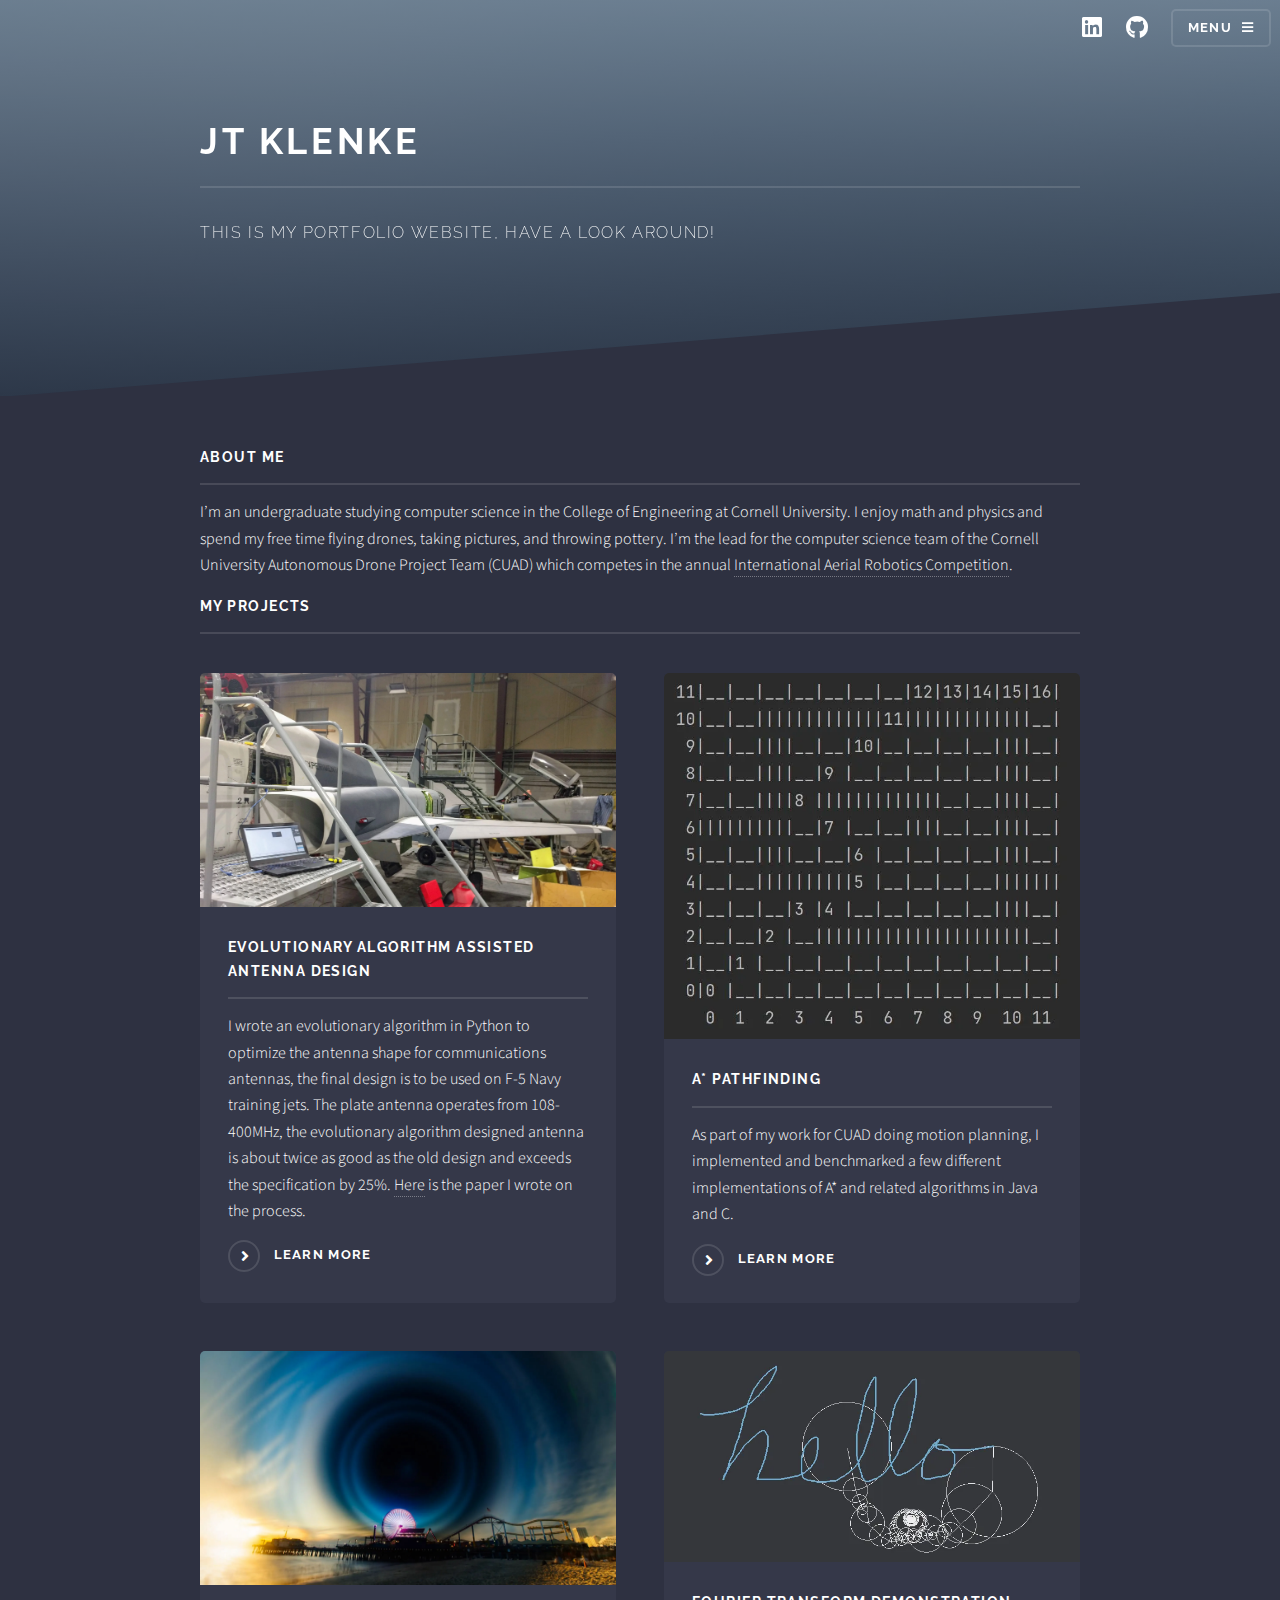
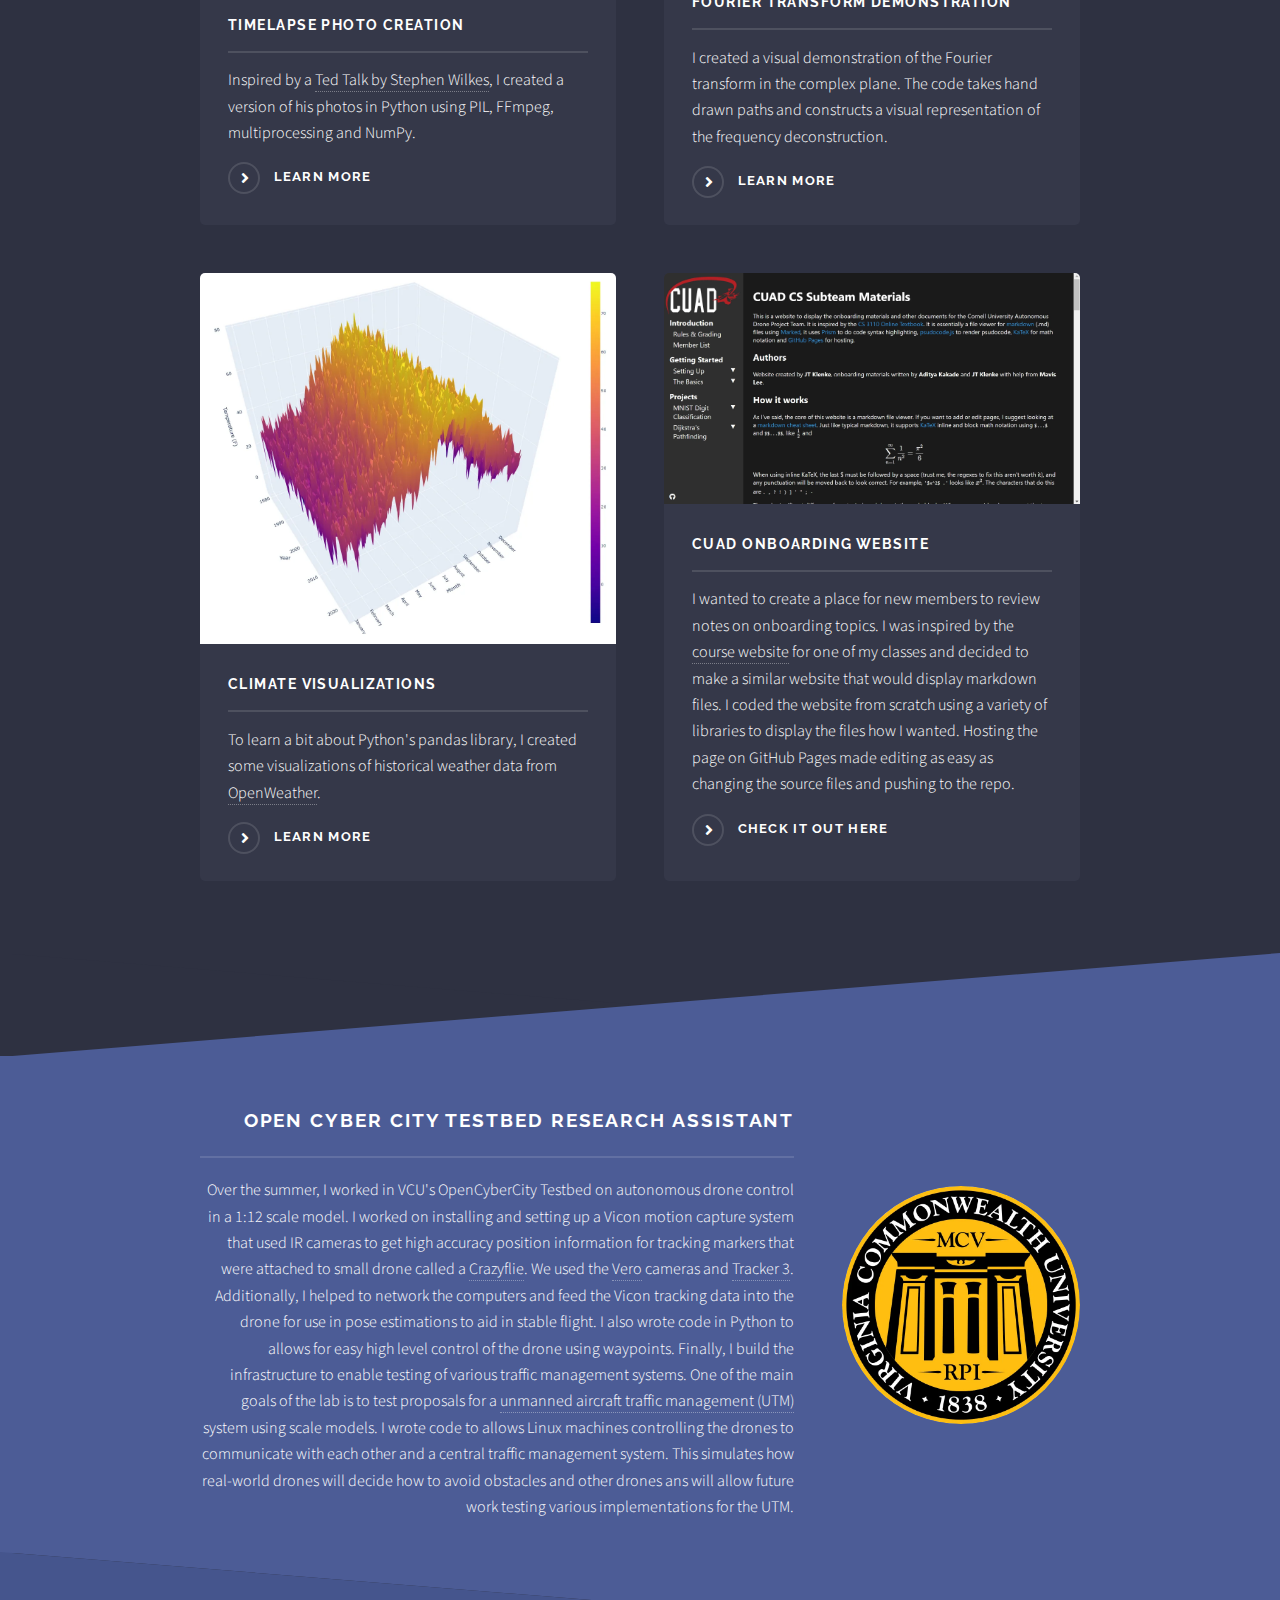
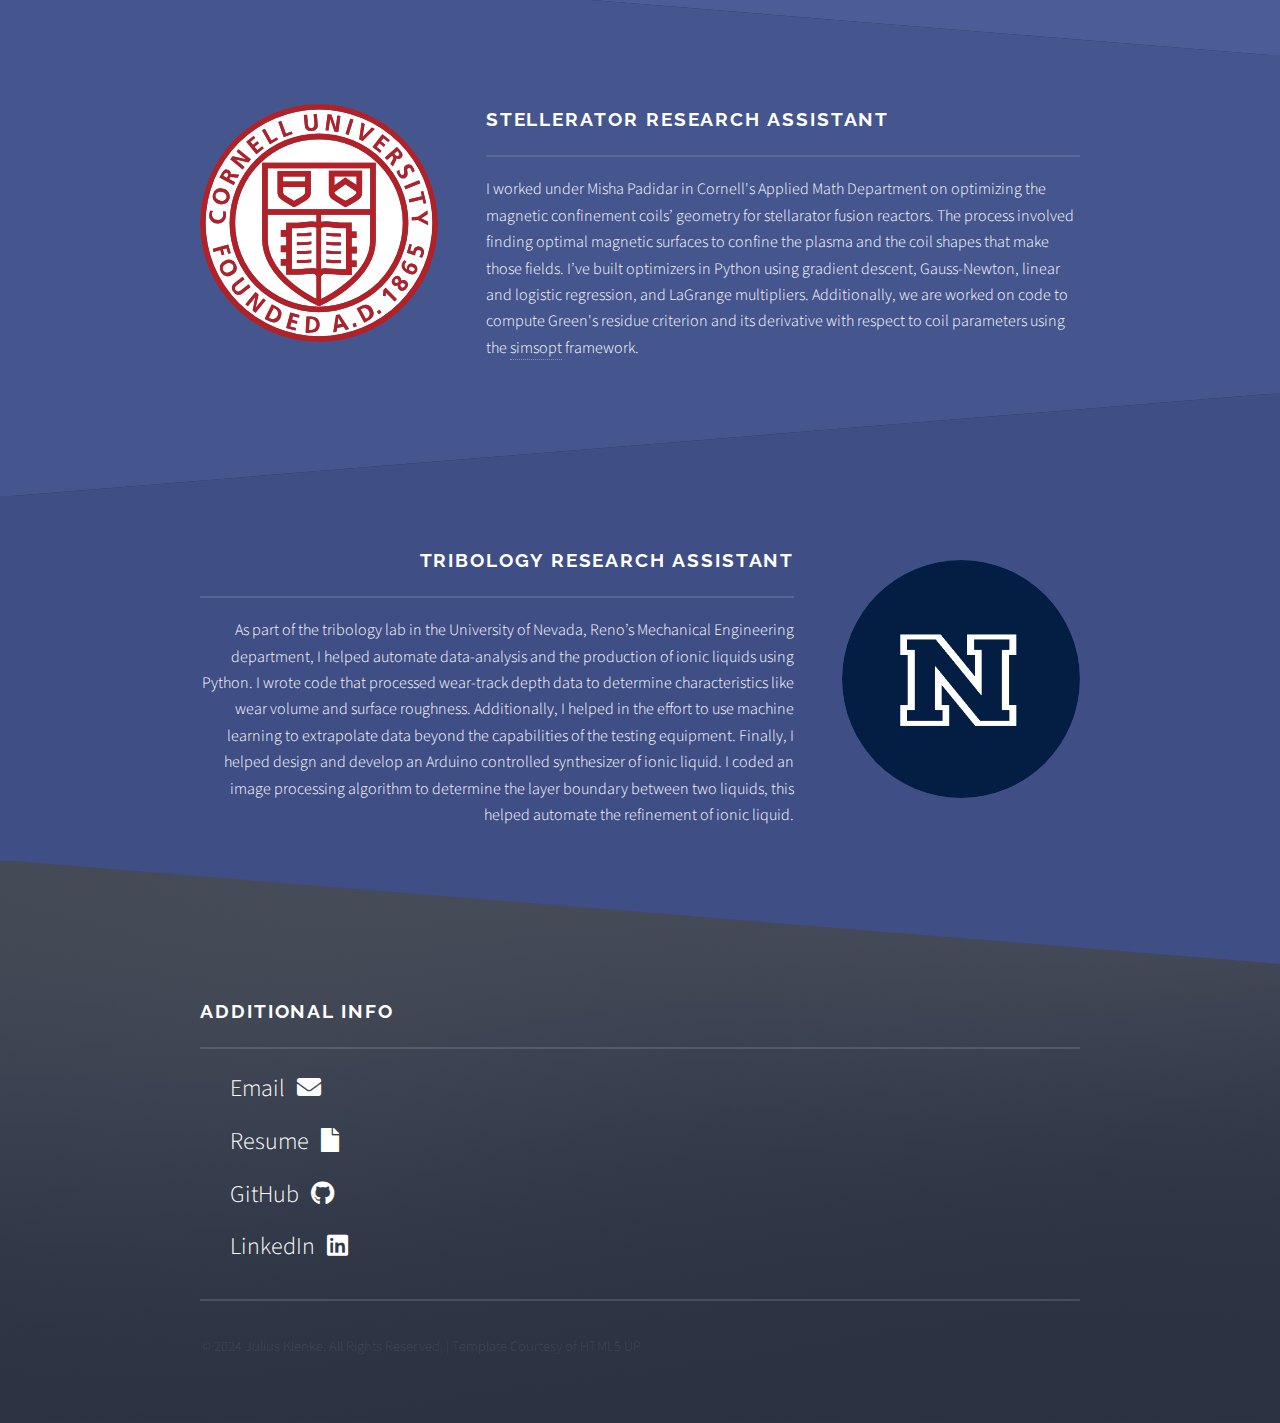
<file: index.html>
<!DOCTYPE HTML>
<!--
	JT Klenke's Portfolio Website
	Template by HTML5 UP under CCA 3.0 license (html5up.net/license)
-->
<html>

<head>
	<title>JT Klenke</title>
	<link rel="icon" type="image/x-icon" href="/images/Favicon.png">
	<meta charset="utf-8" />
	<meta name="viewport" content="width=device-width, initial-scale=1, user-scalable=no" />
	<link rel="stylesheet" href="assets/css/main.css" />
	<noscript>
		<link rel="stylesheet" href="assets/css/noscript.css" />
	</noscript>
</head>
<!-- Header -->
<header id="header" class="alt">
	<h1><a href="#">JT Klenke</a></h1>
	<nav>
		<a href="#menu">Menu</a>
		<icons>
			<a href="https://github.com/jt-klenke" target="_blank" rel="noopener noreferrer"
				class="icon brands fa-github"><span class="label">GitHub</span></a>
			<icons>
				<a href="https://www.linkedin.com/in/jtklenke/" target="_blank" rel="noopener noreferrer"
					class="icon brands fa-linkedin"><span class="label">LinkedIn</span></a>
			</icons>
		</icons>
	</nav>
</header>

<body class="is-preload">

	<!-- Page Wrapper -->
	<div id="page-wrapper">


		<!-- Menu -->
		<nav id="menu">
			<div class="inner">
				<h2>Menu</h2>
				<ul class="links">
					<li><a href="index.html">Home</a></li>
					<li><a href="projects.html">Projects</a></li>
					<li><a href="logs.html">Logs</a></li>
					<li><a href="pottery.html">Pottery</a></li>
					<li><a href="photos.html">Photos</a></li>
				</ul>
				<a href="#" class="close">Close</a>
			</div>
		</nav>
		<!-- Banner -->
		<section id="banner">
			<div class="inner">
				<h2>JT Klenke</h2>
				<p>This is my portfolio website, have a look around!</p>
			</div>
		</section>

		<!-- Wrapper -->
		<!-- Content -->
		<div class="wrapper">
			<div class="inner">
				<h3 class="major">About Me</h3>
				<p>I’m an undergraduate studying computer science in the College of Engineering at Cornell University. I
					enjoy math and physics and spend my free time flying drones, taking pictures, and throwing pottery.
					I’m the lead for the computer science team of the Cornell University Autonomous Drone Project Team
					(CUAD) which competes in the annual <a href="http://www.aerialroboticscompetition.org/"
						target="_blank" rel="noopener noreferrer">International Aerial Robotics Competition</a>.
				</p>


				<h3 class="major">My Projects</h3>

				<section class="features">
					<article>
						<a href="images/EvolvedAntennaJet.webp" class="image"><img src="images/EvolvedAntennaJet.webp"
								alt="F5 Jet with computer equipment, antenna testing setup" loading="lazy" /></a>
						<h3 class="major">Evolutionary algorithm assisted antenna design</h3>
						<p>I wrote an evolutionary algorithm in Python to optimize the antenna shape for communications
							antennas, the final design is to be used on F-5 Navy training jets. The plate antenna
							operates from 108-400MHz, the evolutionary algorithm designed antenna is about twice as good
							as the old design and exceeds the specification by 25%. <a
								href="docs/Evolutionary-Algorithm-Optimized-Broadband-Plate-Antenna-for-F5-Vertical-Stabilizer.pdf"
								target="_blank" rel="noopener noreferrer">Here</a> is the paper I wrote on the process.
						</p>
						<a href="projects.html#Antenna" class="special">Learn more</a>
					</article>
					<article>
						<a href="images/AStar.webp" class="image"><img src="images/AStar.webp"
								alt="A pathfinding demonstration using ASCII" loading="lazy" /></a>
						<h3 class="major">A* pathfinding</h3>
						<p>As part of my work for CUAD doing motion planning, I
							implemented and benchmarked a few different implementations of A* and related algorithms in
							Java and C.</p>
						<a href="projects.html#AStar" class="special">Learn more</a>
					</article>
					<article>
						<a href="images/TimelapseFinal.webp" class="image"><img src="images/TimelapseFinal.webp"
								alt="A photo of a ferris wheel where different areas of the image are from different times of day"
								loading="lazy" /></a>
						<h3 class="major">Timelapse photo creation</h3>
						<p>Inspired by a <a
								href="https://www.ted.com/talks/stephen_wilkes_the_passing_of_time_caught_in_a_single_photo?language=en"
								target="_blank" rel="noopener noreferrer">Ted Talk by Stephen Wilkes</a>, I created a
							version of his photos in Python using PIL, FFmpeg, multiprocessing and NumPy.</p>
						<a href="projects.html#Timelapse" class="special">Learn more</a>
					</article>
					<article>
						<a href="images/FourierDemo.webp" class="image"><img src="images/FourierDemo.webp"
								alt="The word hello drawn using rotating circles" loading="lazy" /></a>
						<h3 class="major">Fourier Transform Demonstration</h3>
						<p>I created a visual demonstration of the Fourier transform in the complex plane. The code
							takes hand drawn paths and constructs a visual representation of the frequency
							deconstruction.</p>
						<a href="projects.html#Fourier" class="special">Learn more</a>
					</article>
					<article>
						<a href="images/PandasWeather3d.webp" class="image"><img src="images/PandasWeather3d.webp"
								alt="A 3d graph showing average daily temperature over 40 years" loading="lazy" /></a>
						<h3 class="major">Climate Visualizations</h3>
						<p>To learn a bit about Python's pandas library, I created some visualizations of historical
							weather data from <a href="https://openweathermap.org/" target="_blank"
								rel="noopener noreferrer">OpenWeather</a>.</p>
						<a href="projects.html#Climate" class="special">Learn more</a>
					</article>
					<article>
						<a href="images/CUADOnboarding.webp" class="image"><img src="images/CUADOnboarding.webp"
								alt="A 3d graph showing average daily temperature over 40 years" loading="lazy" /></a>
						<h3 class="major">CUAD Onboarding Website</h3>
						<p>I wanted to create a place for new members to review notes on onboarding topics. I was
							inspired by the <a href="https://cs3110.github.io/textbook/cover.html" target="_blank"
								rel="noopener noreferrer">course
								website</a> for one of my
							classes and decided to make a similar website that would display markdown files. I coded the
							website
							from scratch using a variety of libraries to display the files how I wanted. Hosting the
							page
							on
							GitHub Pages made editing as easy as changing the source files and pushing to the repo.
						</p>
						<a href="https://cuautodrone.github.io" class="special">Check it out here</a>
					</article>
				</section>

			</div>
		</div>

		<!------ Research --------->

		<section id="one" class="wrapper spotlight style1">
			<div class="inner">
				<a href="images/UnrLogo.webp" class="image"><img src="images/VCUSeal.webp"
						alt="University of Nevada, Reno's Logo" loading="lazy" /></a>
				<div class="content">
					<h2 class="major">Open Cyber City Testbed Research Assistant</h2>
					<p>Over the summer, I worked in VCU's OpenCyberCity Testbed on autonomous drone control in a 1:12
						scale model. I worked on installing and setting up a Vicon motion capture system that
						used IR cameras to get high accuracy position information for tracking markers that were
						attached to
						small drone called a <a href="https://simsopt.readthedocs.io/en/latest/index.html"
							target="_blank" rel="noopener noreferrer">Crazyflie</a>. We used the <a
							href="https://www.vicon.com/hardware/cameras/vero/" target="_blank"
							rel="noopener noreferrer">Vero</a> cameras and
						<a href="https://www.vicon.com/software/tracker/" target="_blank"
							rel="noopener noreferrer">Tracker 3</a>. Additionally, I helped to network the computers and
						feed the Vicon tracking data into the drone for use in pose estimations to aid in stable
						flight. I also wrote code in Python to allows for easy high level control of the drone using
						waypoints. Finally, I build the infrastructure to enable testing of various traffic management
						systems. One of the main goals of the lab is to test proposals for a <a
							href="https://www.faa.gov/uas/research_development/traffic_management" target="_blank"
							rel="noopener noreferrer">unmanned aircraft traffic management (UTM)</a> system using scale
						models. I wrote code to allows Linux machines controlling the drones to communicate with each
						other and a central traffic
						management system. This simulates how real-world drones will decide how to avoid obstacles and
						other drones ans will allow future work testing various implementations for the UTM.
					</p>

				</div>
			</div>
		</section>

		<section id="two" class="wrapper alt spotlight style2">
			<div class="inner">
				<a href="#" class="image"><img src="images/CornellLogo.svg" alt="Cornell's Logo" loading="lazy" /></a>
				<div class="content">
					<h2 class="major">Stellerator Research Assistant</h2>
					<p>I worked under Misha Padidar in Cornell's Applied Math Department on optimizing the
						magnetic confinement coils’ geometry for stellarator fusion reactors. The process involved
						finding optimal magnetic surfaces to confine the plasma and the coil shapes that make those
						fields. I’ve built optimizers in Python using gradient descent, Gauss-Newton, linear and
						logistic regression, and LaGrange multipliers. Additionally, we are worked on code to compute
						Green's residue criterion and its derivative with respect to coil parameters using the <a
							href="https://simsopt.readthedocs.io/en/latest/index.html" target="_blank"
							rel="noopener noreferrer">simsopt</a> framework.</p>
				</div>
			</div>
		</section>

		<section id="three" class="wrapper spotlight style3">
			<div class="inner">
				<a href="images/UnrLogo.webp" class="image"><img src="images/UnrLogo.webp"
						alt="University of Nevada, Reno's Logo" loading="lazy" /></a>
				<div class="content">
					<h2 class="major">Tribology Research Assistant</h2>
					<p>As part of the tribology lab in the University of Nevada, Reno’s Mechanical Engineering
						department, I helped automate data-analysis and the production of ionic liquids using Python. I
						wrote code that processed wear-track depth data to determine characteristics like wear volume
						and surface roughness. Additionally, I helped in the effort to use machine learning to
						extrapolate data beyond the capabilities of the testing equipment. Finally, I helped design and
						develop an Arduino controlled synthesizer of ionic liquid. I coded an image processing algorithm
						to determine the layer boundary between two liquids, this helped automate the refinement of
						ionic liquid.</p>

				</div>
			</div>
		</section>

		<!-- Footer -->
		<section id="footer">
			<div class="inner">
				<h2 class="major">Additional Info</h2>
				<ul class="contact">
					<li>Email&ensp;<a href="mailto:jtk96@cornell.edu" target="mailto:jtk96@cornell.edu"
							class="icon solid fa-envelope"><span class="label">Email</span></a></li>
					<li>Resume&ensp;<a href="docs/JTKlenkeResume.pdf" target="_blank" rel="noopener noreferrer"
							class="icon solid fa-file"><span class="label">Resume</span></a></li>
					<li>GitHub&ensp;<a href="https://github.com/jt-klenke" target="_blank" rel="noopener noreferrer"
							class="icon brands fa-github"><span class="label">Github</span></a></li>
					<li>LinkedIn&ensp;<a href="https://www.linkedin.com/in/jtklenke/" target="_blank"
							rel="noopener noreferrer" class="icon brands fa-linkedin"><span
								class="label">LinkedIn</span></a></li>
				</ul>
				<ul class="copyright">
					<li>© 2024 Julius Klenke. All Rights Reserved. | Template Courtesy of HTML5 UP</li>
				</ul>
			</div>
		</section>

	</div>

	<!-- Scripts -->
	<script src="assets/js/jquery.min.js"></script>
	<script src="assets/js/jquery.scrollex.min.js"></script>
	<script src="assets/js/browser.min.js"></script>
	<script src="assets/js/breakpoints.min.js"></script>
	<script src="assets/js/util.js"></script>
	<script src="assets/js/main.js"></script>

</body>

</html>
</file>
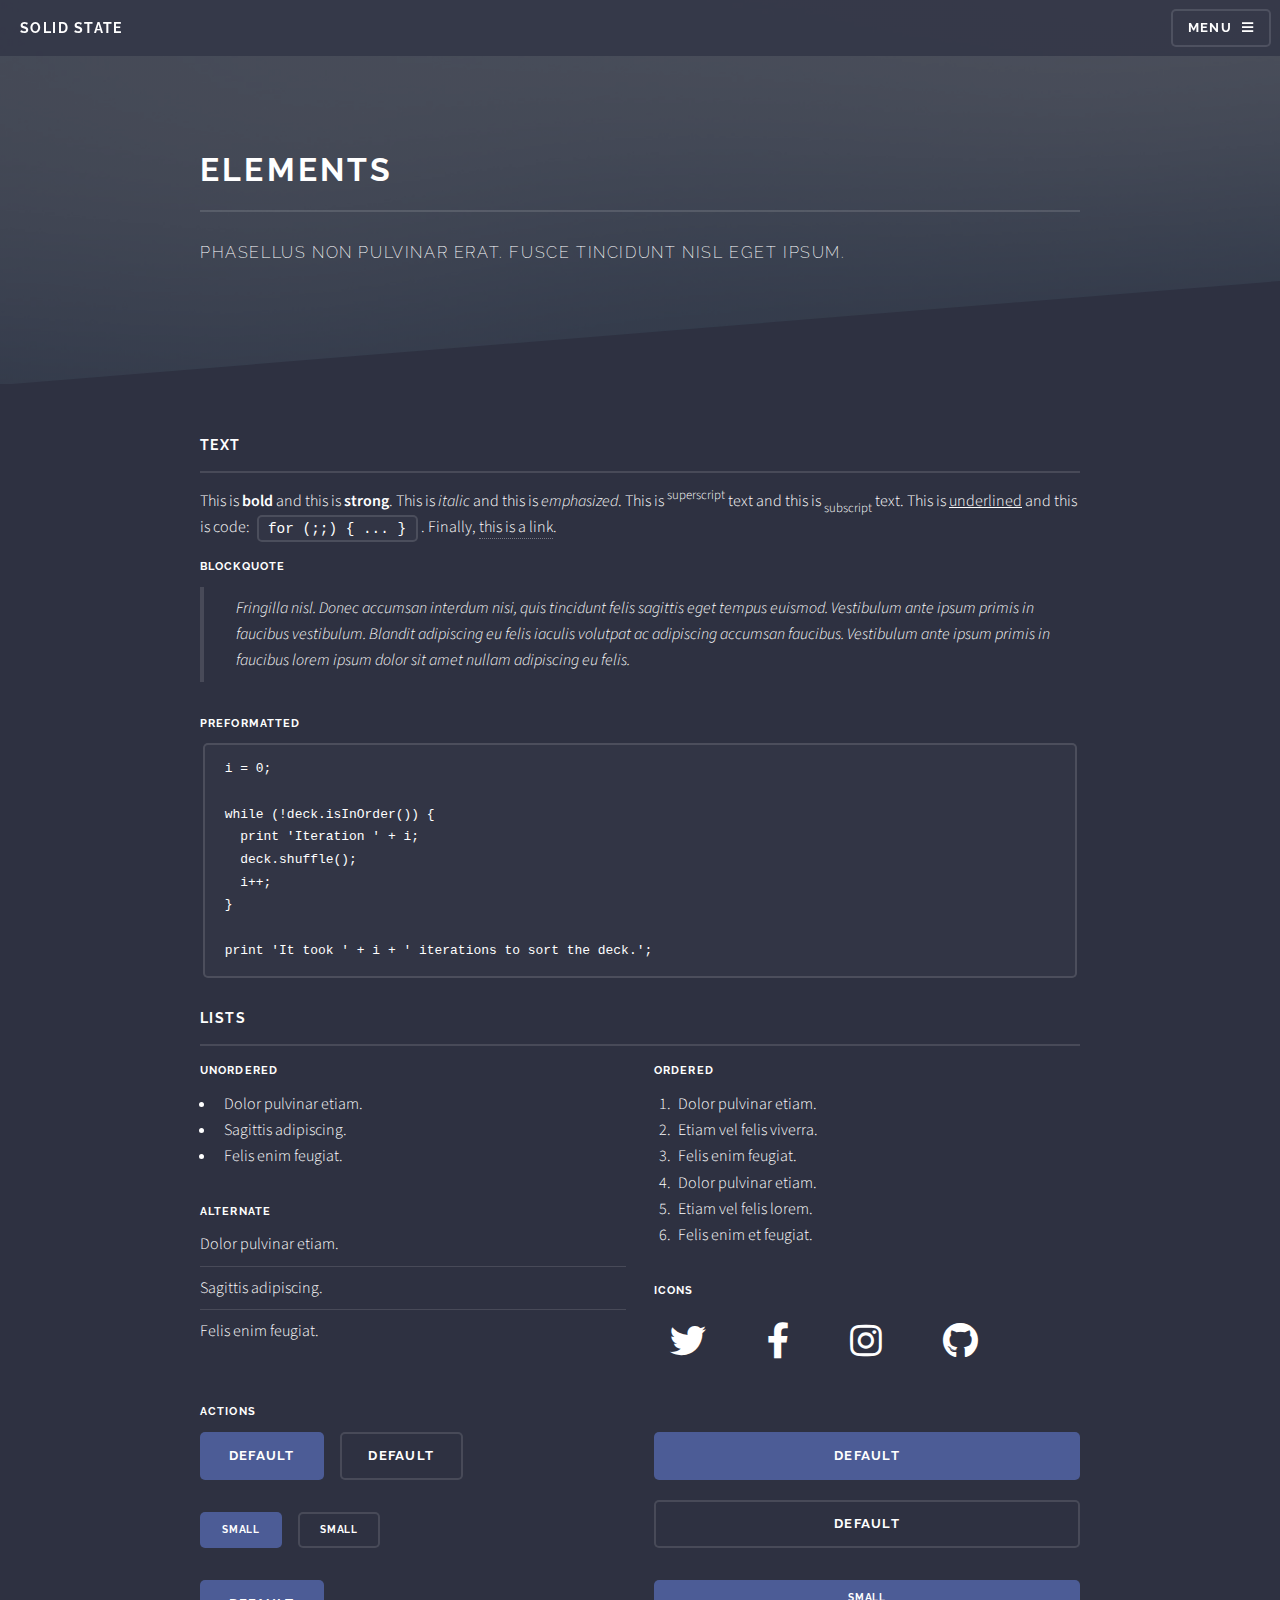
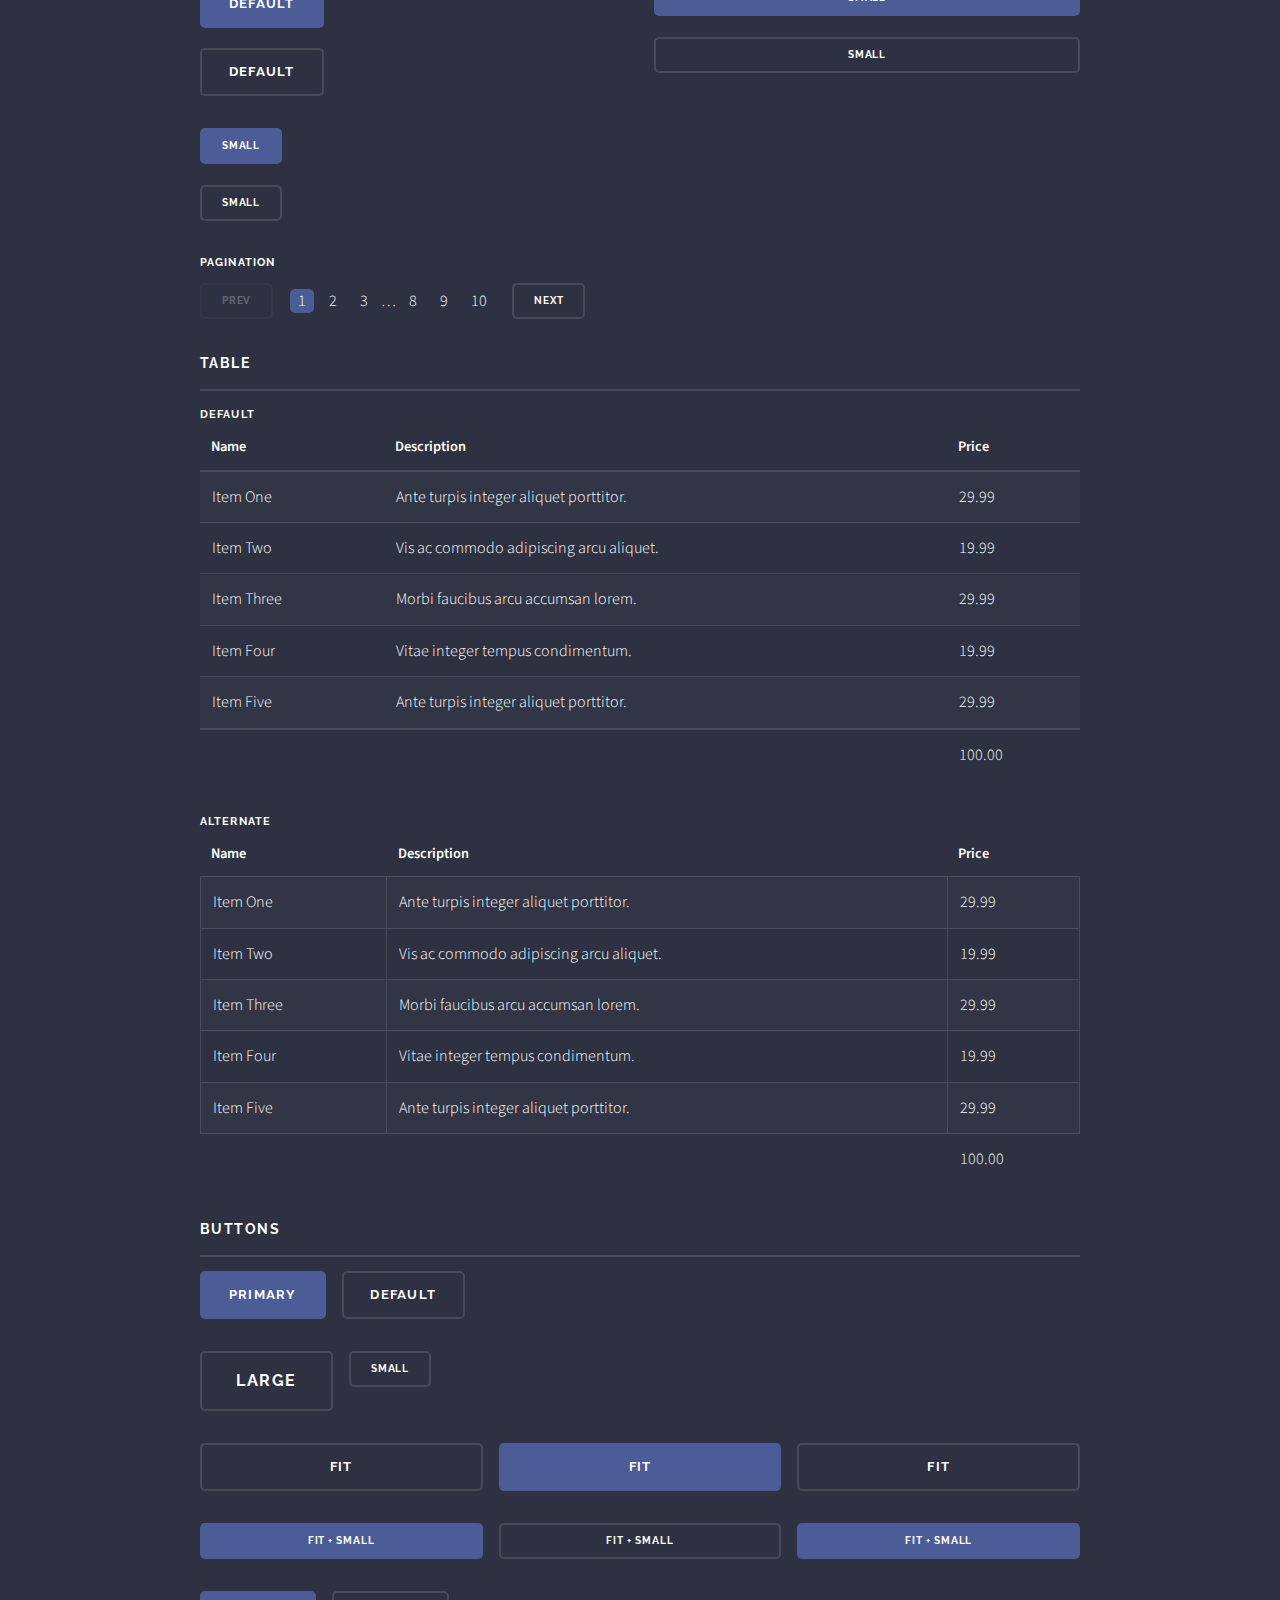
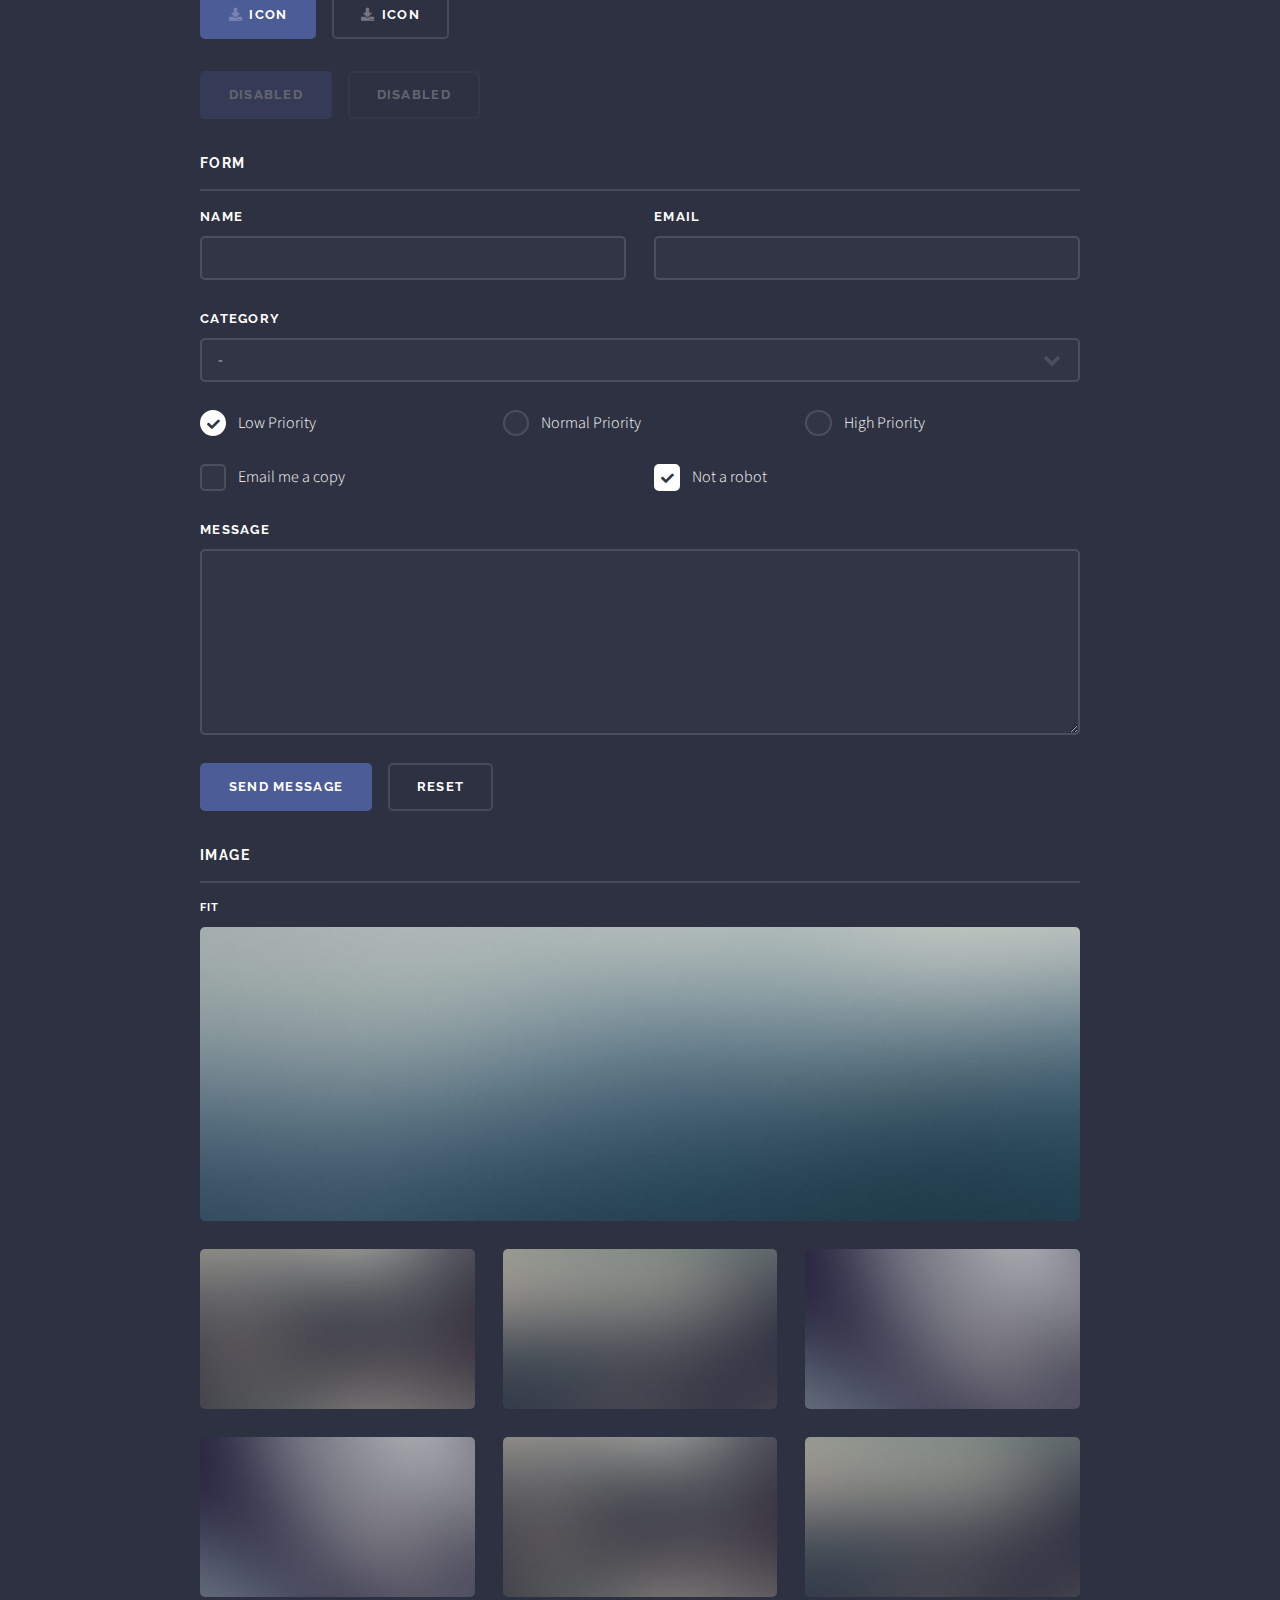
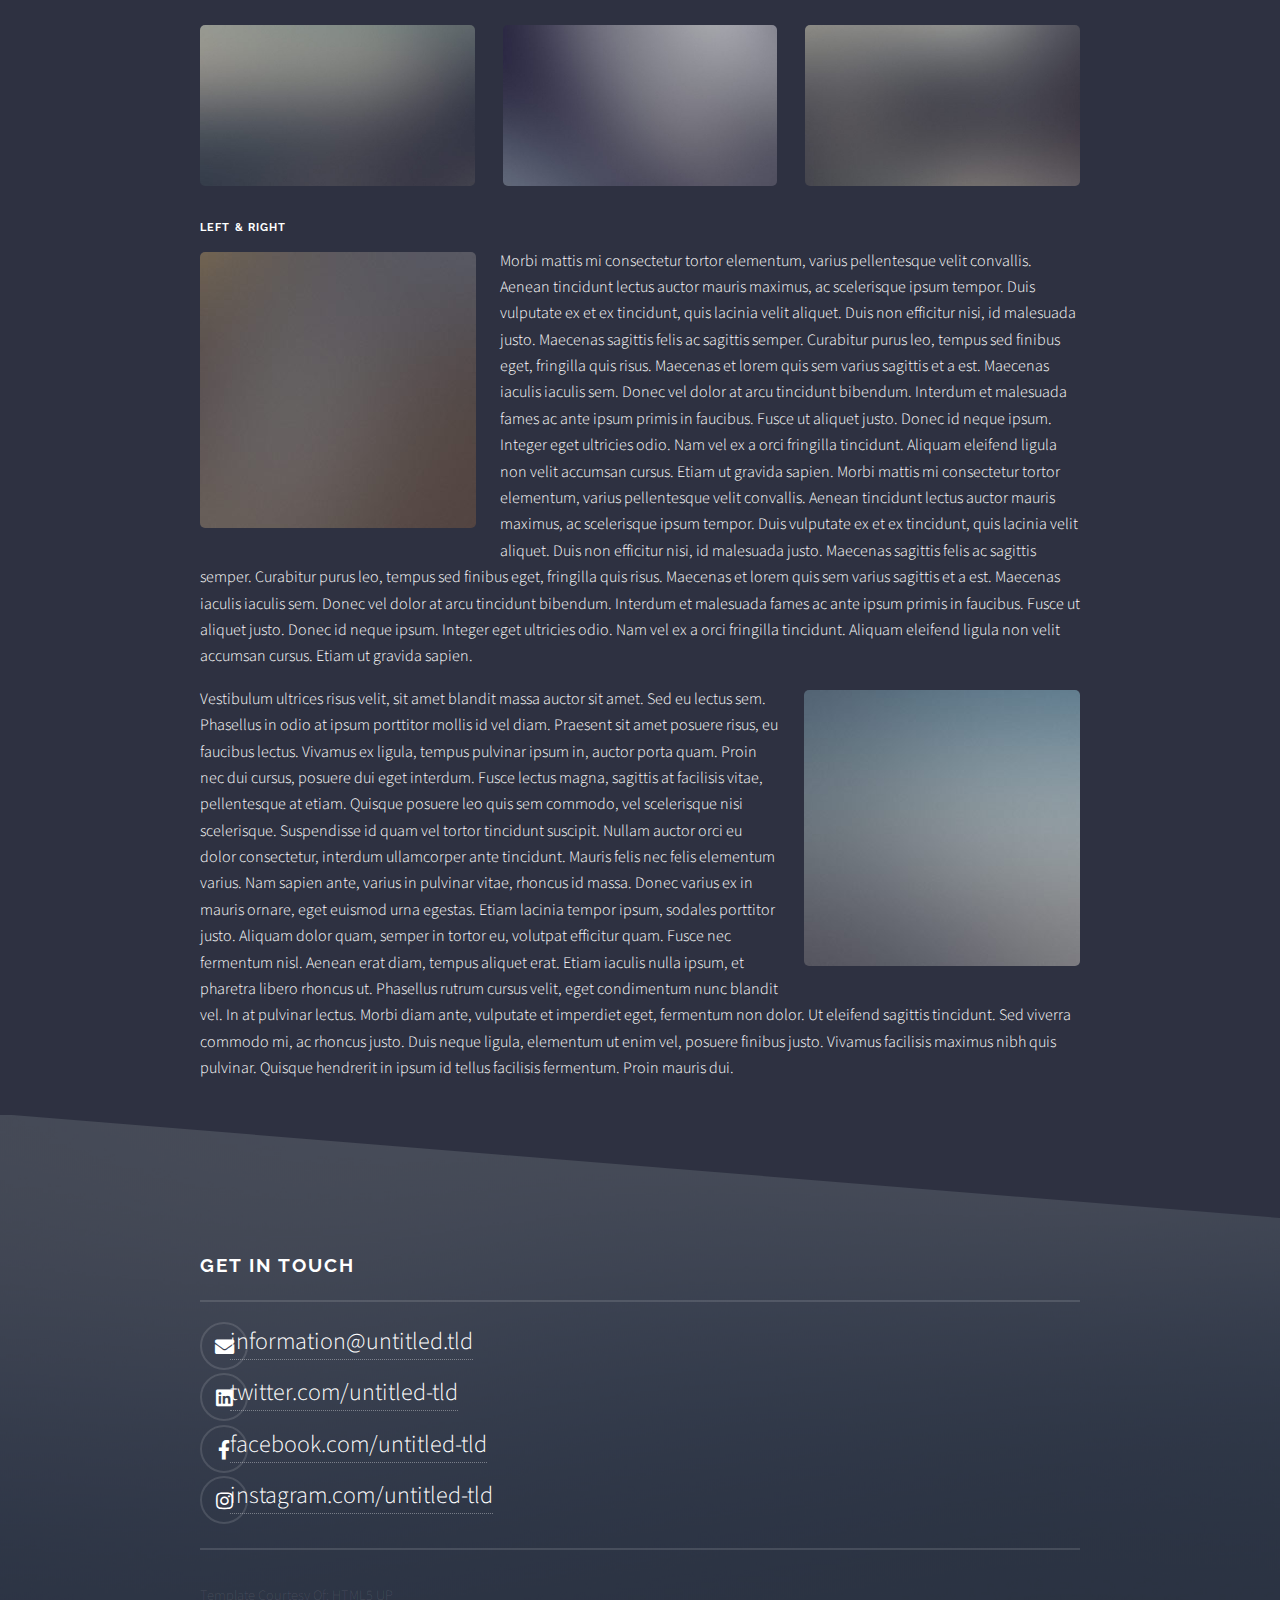
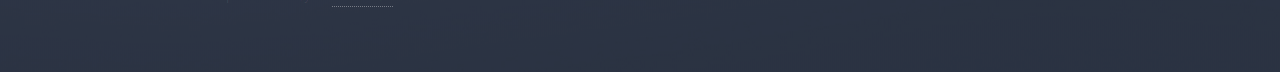
<file: elements.html>
<!DOCTYPE HTML>
<!--
	Solid State by HTML5 UP
	html5up.net | @ajlkn
	Free for personal and commercial use under the CCA 3.0 license (html5up.net/license)
-->
<html>

<head>
	<title>Elements - Solid State by HTML5 UP</title>
	<meta charset="utf-8" />
	<meta name="viewport" content="width=device-width, initial-scale=1, user-scalable=no" />
	<link rel="stylesheet" href="assets/css/main.css" />
	<noscript>
		<link rel="stylesheet" href="assets/css/noscript.css" />
	</noscript>
</head>

<body class="is-preload">

	<!-- Page Wrapper -->
	<div id="page-wrapper">

		<!-- Header -->
		<header id="header">
			<h1><a href="index.html">Solid State</a></h1>
			<nav>
				<a href="#menu">Menu</a>
			</nav>
		</header>

		<!-- Menu -->
		<nav id="menu">
			<div class="inner">
				<h2>Menu</h2>
				<ul class="links">
					<li><a href="index.html">Home</a></li>
					<li><a href="generic.html">Generic</a></li>
					<li><a href="elements.html">Elements</a></li>
					<li><a href="#">Log In</a></li>
					<li><a href="#">Sign Up</a></li>
				</ul>
				<a href="#" class="close">Close</a>
			</div>
		</nav>

		<!-- Wrapper -->
		<section id="wrapper">
			<header>
				<div class="inner">
					<h2>Elements</h2>
					<p>Phasellus non pulvinar erat. Fusce tincidunt nisl eget ipsum.</p>
				</div>
			</header>

			<!-- Content -->
			<div class="wrapper">
				<div class="inner">

					<section>
						<h3 class="major">Text</h3>
						<p>This is <b>bold</b> and this is <strong>strong</strong>. This is <i>italic</i> and this is
							<em>emphasized</em>.
							This is <sup>superscript</sup> text and this is <sub>subscript</sub> text.
							This is <u>underlined</u> and this is code: <code>for (;;) { ... }</code>. Finally, <a
								href="#">this is a link</a>.
						</p>
						<h4>Blockquote</h4>
						<blockquote>Fringilla nisl. Donec accumsan interdum nisi, quis tincidunt felis sagittis eget
							tempus euismod. Vestibulum ante ipsum primis in faucibus vestibulum. Blandit adipiscing eu
							felis iaculis volutpat ac adipiscing accumsan faucibus. Vestibulum ante ipsum primis in
							faucibus lorem ipsum dolor sit amet nullam adipiscing eu felis.</blockquote>
						<h4>Preformatted</h4>
						<pre><code>i = 0;

while (!deck.isInOrder()) {
  print 'Iteration ' + i;
  deck.shuffle();
  i++;
}

print 'It took ' + i + ' iterations to sort the deck.';</code></pre>
					</section>

					<section>
						<h3 class="major">Lists</h3>
						<div class="row">
							<div class="col-6 col-12-medium">
								<h4>Unordered</h4>
								<ul>
									<li>Dolor pulvinar etiam.</li>
									<li>Sagittis adipiscing.</li>
									<li>Felis enim feugiat.</li>
								</ul>
								<h4>Alternate</h4>
								<ul class="alt">
									<li>Dolor pulvinar etiam.</li>
									<li>Sagittis adipiscing.</li>
									<li>Felis enim feugiat.</li>
								</ul>
							</div>
							<div class="col-6 col-12-medium">
								<h4>Ordered</h4>
								<ol>
									<li>Dolor pulvinar etiam.</li>
									<li>Etiam vel felis viverra.</li>
									<li>Felis enim feugiat.</li>
									<li>Dolor pulvinar etiam.</li>
									<li>Etiam vel felis lorem.</li>
									<li>Felis enim et feugiat.</li>
								</ol>
								<h4>Icons</h4>
								<ul class="icons">
									<li><a href="#" class="icon brands fa-twitter"><span
												class="label">Twitter</span></a></li>
									<li><a href="#" class="icon brands fa-facebook-f"><span
												class="label">Facebook</span></a></li>
									<li><a href="#" class="icon brands fa-instagram"><span
												class="label">Instagram</span></a></li>
									<li><a href="#" class="icon brands fa-github"><span class="label">Github</span></a>
									</li>
								</ul>
							</div>
						</div>
						<h4>Actions</h4>
						<div class="row">
							<div class="col-6 col-12-medium">
								<ul class="actions">
									<li><a href="#" class="button primary">Default</a></li>
									<li><a href="#" class="button">Default</a></li>
								</ul>
								<ul class="actions small">
									<li><a href="#" class="button primary small">Small</a></li>
									<li><a href="#" class="button small">Small</a></li>
								</ul>
								<ul class="actions stacked">
									<li><a href="#" class="button primary">Default</a></li>
									<li><a href="#" class="button">Default</a></li>
								</ul>
								<ul class="actions stacked small">
									<li><a href="#" class="button primary small">Small</a></li>
									<li><a href="#" class="button small">Small</a></li>
								</ul>
							</div>
							<div class="col-6 col-12-medium">
								<ul class="actions stacked">
									<li><a href="#" class="button primary fit">Default</a></li>
									<li><a href="#" class="button fit">Default</a></li>
								</ul>
								<ul class="actions stacked small">
									<li><a href="#" class="button primary small fit">Small</a></li>
									<li><a href="#" class="button small fit">Small</a></li>
								</ul>
							</div>
						</div>
						<h4>Pagination</h4>
						<ul class="pagination">
							<li><span class="button small disabled">Prev</span></li>
							<li><a href="#" class="page active">1</a></li>
							<li><a href="#" class="page">2</a></li>
							<li><a href="#" class="page">3</a></li>
							<li><span>&hellip;</span></li>
							<li><a href="#" class="page">8</a></li>
							<li><a href="#" class="page">9</a></li>
							<li><a href="#" class="page">10</a></li>
							<li><a href="#" class="button small">Next</a></li>
						</ul>
					</section>

					<section>
						<h3 class="major">Table</h3>
						<h4>Default</h4>
						<div class="table-wrapper">
							<table>
								<thead>
									<tr>
										<th>Name</th>
										<th>Description</th>
										<th>Price</th>
									</tr>
								</thead>
								<tbody>
									<tr>
										<td>Item One</td>
										<td>Ante turpis integer aliquet porttitor.</td>
										<td>29.99</td>
									</tr>
									<tr>
										<td>Item Two</td>
										<td>Vis ac commodo adipiscing arcu aliquet.</td>
										<td>19.99</td>
									</tr>
									<tr>
										<td>Item Three</td>
										<td> Morbi faucibus arcu accumsan lorem.</td>
										<td>29.99</td>
									</tr>
									<tr>
										<td>Item Four</td>
										<td>Vitae integer tempus condimentum.</td>
										<td>19.99</td>
									</tr>
									<tr>
										<td>Item Five</td>
										<td>Ante turpis integer aliquet porttitor.</td>
										<td>29.99</td>
									</tr>
								</tbody>
								<tfoot>
									<tr>
										<td colspan="2"></td>
										<td>100.00</td>
									</tr>
								</tfoot>
							</table>
						</div>

						<h4>Alternate</h4>
						<div class="table-wrapper">
							<table class="alt">
								<thead>
									<tr>
										<th>Name</th>
										<th>Description</th>
										<th>Price</th>
									</tr>
								</thead>
								<tbody>
									<tr>
										<td>Item One</td>
										<td>Ante turpis integer aliquet porttitor.</td>
										<td>29.99</td>
									</tr>
									<tr>
										<td>Item Two</td>
										<td>Vis ac commodo adipiscing arcu aliquet.</td>
										<td>19.99</td>
									</tr>
									<tr>
										<td>Item Three</td>
										<td> Morbi faucibus arcu accumsan lorem.</td>
										<td>29.99</td>
									</tr>
									<tr>
										<td>Item Four</td>
										<td>Vitae integer tempus condimentum.</td>
										<td>19.99</td>
									</tr>
									<tr>
										<td>Item Five</td>
										<td>Ante turpis integer aliquet porttitor.</td>
										<td>29.99</td>
									</tr>
								</tbody>
								<tfoot>
									<tr>
										<td colspan="2"></td>
										<td>100.00</td>
									</tr>
								</tfoot>
							</table>
						</div>
					</section>

					<section>
						<h3 class="major">Buttons</h3>
						<ul class="actions">
							<li><a href="#" class="button primary">Primary</a></li>
							<li><a href="#" class="button">Default</a></li>
						</ul>
						<ul class="actions">
							<li><a href="#" class="button large">Large</a></li>
							<li><a href="#" class="button small">Small</a></li>
						</ul>
						<ul class="actions fit">
							<li><a href="#" class="button fit">Fit</a></li>
							<li><a href="#" class="button primary fit">Fit</a></li>
							<li><a href="#" class="button fit">Fit</a></li>
						</ul>
						<ul class="actions fit small">
							<li><a href="#" class="button primary fit small">Fit + Small</a></li>
							<li><a href="#" class="button fit small">Fit + Small</a></li>
							<li><a href="#" class="button primary fit small">Fit + Small</a></li>
						</ul>
						<ul class="actions">
							<li><a href="#" class="button primary icon solid fa-download">Icon</a></li>
							<li><a href="#" class="button icon solid fa-download">Icon</a></li>
						</ul>
						<ul class="actions">
							<li><span class="button primary disabled">Disabled</span></li>
							<li><span class="button disabled">Disabled</span></li>
						</ul>
					</section>

					<section>
						<h3 class="major">Form</h3>
						<form method="post" action="#">
							<div class="row gtr-uniform">
								<div class="col-6 col-12-xsmall">
									<label for="demo-name">Name</label>
									<input type="text" name="demo-name" id="demo-name" value="" />
								</div>
								<div class="col-6 col-12-xsmall">
									<label for="demo-email">Email</label>
									<input type="email" name="demo-email" id="demo-email" value="" />
								</div>
								<div class="col-12">
									<label for="demo-category">Category</label>
									<select name="demo-category" id="demo-category">
										<option value="">-</option>
										<option value="1">Manufacturing</option>
										<option value="1">Shipping</option>
										<option value="1">Administration</option>
										<option value="1">Human Resources</option>
									</select>
								</div>
								<div class="col-4 col-12-small">
									<input type="radio" id="demo-priority-low" name="demo-priority" checked>
									<label for="demo-priority-low">Low Priority</label>
								</div>
								<div class="col-4 col-12-small">
									<input type="radio" id="demo-priority-normal" name="demo-priority">
									<label for="demo-priority-normal">Normal Priority</label>
								</div>
								<div class="col-4 col-12-small">
									<input type="radio" id="demo-priority-high" name="demo-priority">
									<label for="demo-priority-high">High Priority</label>
								</div>
								<div class="col-6 col-12-small">
									<input type="checkbox" id="demo-copy" name="demo-copy">
									<label for="demo-copy">Email me a copy</label>
								</div>
								<div class="col-6 col-12-small">
									<input type="checkbox" id="demo-human" name="demo-human" checked>
									<label for="demo-human">Not a robot</label>
								</div>
								<div class="col-12">
									<label for="demo-message">Message</label>
									<textarea name="demo-message" id="demo-message" rows="6"></textarea>
								</div>
								<div class="col-12">
									<ul class="actions">
										<li><input type="submit" value="Send Message" class="primary" /></li>
										<li><input type="reset" value="Reset" /></li>
									</ul>
								</div>
							</div>
						</form>
					</section>

					<section>
						<h3 class="major">Image</h3>
						<h4>Fit</h4>
						<div class="box alt">
							<div class="row gtr-uniform">
								<div class="col-12"><span class="image fit"><img src="images/pic08.jpg" alt="" /></span>
								</div>
								<div class="col-4"><span class="image fit"><img src="images/pic05.jpg" alt="" /></span>
								</div>
								<div class="col-4"><span class="image fit"><img src="images/pic06.jpg" alt="" /></span>
								</div>
								<div class="col-4"><span class="image fit"><img src="images/pic07.jpg" alt="" /></span>
								</div>
								<div class="col-4"><span class="image fit"><img src="images/pic07.jpg" alt="" /></span>
								</div>
								<div class="col-4"><span class="image fit"><img src="images/pic05.jpg" alt="" /></span>
								</div>
								<div class="col-4"><span class="image fit"><img src="images/pic06.jpg" alt="" /></span>
								</div>
								<div class="col-4"><span class="image fit"><img src="images/pic06.jpg" alt="" /></span>
								</div>
								<div class="col-4"><span class="image fit"><img src="images/pic07.jpg" alt="" /></span>
								</div>
								<div class="col-4"><span class="image fit"><img src="images/pic05.jpg" alt="" /></span>
								</div>
							</div>
						</div>
						<h4>Left &amp; Right</h4>
						<p><span class="image left"><img src="images/pic01.jpg" alt="" /></span>Morbi mattis mi
							consectetur tortor elementum, varius pellentesque velit convallis. Aenean tincidunt lectus
							auctor mauris maximus, ac scelerisque ipsum tempor. Duis vulputate ex et ex tincidunt, quis
							lacinia velit aliquet. Duis non efficitur nisi, id malesuada justo. Maecenas sagittis felis
							ac sagittis semper. Curabitur purus leo, tempus sed finibus eget, fringilla quis risus.
							Maecenas et lorem quis sem varius sagittis et a est. Maecenas iaculis iaculis sem. Donec vel
							dolor at arcu tincidunt bibendum. Interdum et malesuada fames ac ante ipsum primis in
							faucibus. Fusce ut aliquet justo. Donec id neque ipsum. Integer eget ultricies odio. Nam vel
							ex a orci fringilla tincidunt. Aliquam eleifend ligula non velit accumsan cursus. Etiam ut
							gravida sapien. Morbi mattis mi consectetur tortor elementum, varius pellentesque velit
							convallis. Aenean tincidunt lectus auctor mauris maximus, ac scelerisque ipsum tempor. Duis
							vulputate ex et ex tincidunt, quis lacinia velit aliquet. Duis non efficitur nisi, id
							malesuada justo. Maecenas sagittis felis ac sagittis semper. Curabitur purus leo, tempus sed
							finibus eget, fringilla quis risus. Maecenas et lorem quis sem varius sagittis et a est.
							Maecenas iaculis iaculis sem. Donec vel dolor at arcu tincidunt bibendum. Interdum et
							malesuada fames ac ante ipsum primis in faucibus. Fusce ut aliquet justo. Donec id neque
							ipsum. Integer eget ultricies odio. Nam vel ex a orci fringilla tincidunt. Aliquam eleifend
							ligula non velit accumsan cursus. Etiam ut gravida sapien.</p>
						<p><span class="image right"><img src="images/pic02.jpg" alt="" /></span>Vestibulum ultrices
							risus velit, sit amet blandit massa auctor sit amet. Sed eu lectus sem. Phasellus in odio at
							ipsum porttitor mollis id vel diam. Praesent sit amet posuere risus, eu faucibus lectus.
							Vivamus ex ligula, tempus pulvinar ipsum in, auctor porta quam. Proin nec dui cursus,
							posuere dui eget interdum. Fusce lectus magna, sagittis at facilisis vitae, pellentesque at
							etiam. Quisque posuere leo quis sem commodo, vel scelerisque nisi scelerisque. Suspendisse
							id quam vel tortor tincidunt suscipit. Nullam auctor orci eu dolor consectetur, interdum
							ullamcorper ante tincidunt. Mauris felis nec felis elementum varius. Nam sapien ante, varius
							in pulvinar vitae, rhoncus id massa. Donec varius ex in mauris ornare, eget euismod urna
							egestas. Etiam lacinia tempor ipsum, sodales porttitor justo. Aliquam dolor quam, semper in
							tortor eu, volutpat efficitur quam. Fusce nec fermentum nisl. Aenean erat diam, tempus
							aliquet erat. Etiam iaculis nulla ipsum, et pharetra libero rhoncus ut. Phasellus rutrum
							cursus velit, eget condimentum nunc blandit vel. In at pulvinar lectus. Morbi diam ante,
							vulputate et imperdiet eget, fermentum non dolor. Ut eleifend sagittis tincidunt. Sed
							viverra commodo mi, ac rhoncus justo. Duis neque ligula, elementum ut enim vel, posuere
							finibus justo. Vivamus facilisis maximus nibh quis pulvinar. Quisque hendrerit in ipsum id
							tellus facilisis fermentum. Proin mauris dui.</p>
					</section>

				</div>
			</div>

		</section>

		<!-- Footer -->
		<section id="footer">
			<div class="inner">
				<h2 class="major">Get in touch</h2>
				<ul class="contact">
					<li class="icon solid fa-envelope"><a href="#">information@untitled.tld</a></li>
					<li class="icon brands fa-linkedin"><a href="#">twitter.com/untitled-tld</a></li>
					<li class="icon brands fa-facebook-f"><a href="#">facebook.com/untitled-tld</a></li>
					<li class="icon brands fa-instagram"><a href="#">instagram.com/untitled-tld</a></li>
				</ul>
				<ul class="copyright">
					<li>Template Courtesy Of: <a href="http://html5up.net">HTML5 UP</a></li>
				</ul>
			</div>
		</section>

	</div>

	<!-- Scripts -->
	<script src="assets/js/jquery.min.js"></script>
	<script src="assets/js/jquery.scrollex.min.js"></script>
	<script src="assets/js/browser.min.js"></script>
	<script src="assets/js/breakpoints.min.js"></script>
	<script src="assets/js/util.js"></script>
	<script src="assets/js/main.js"></script>

</body>

</html>
</file>
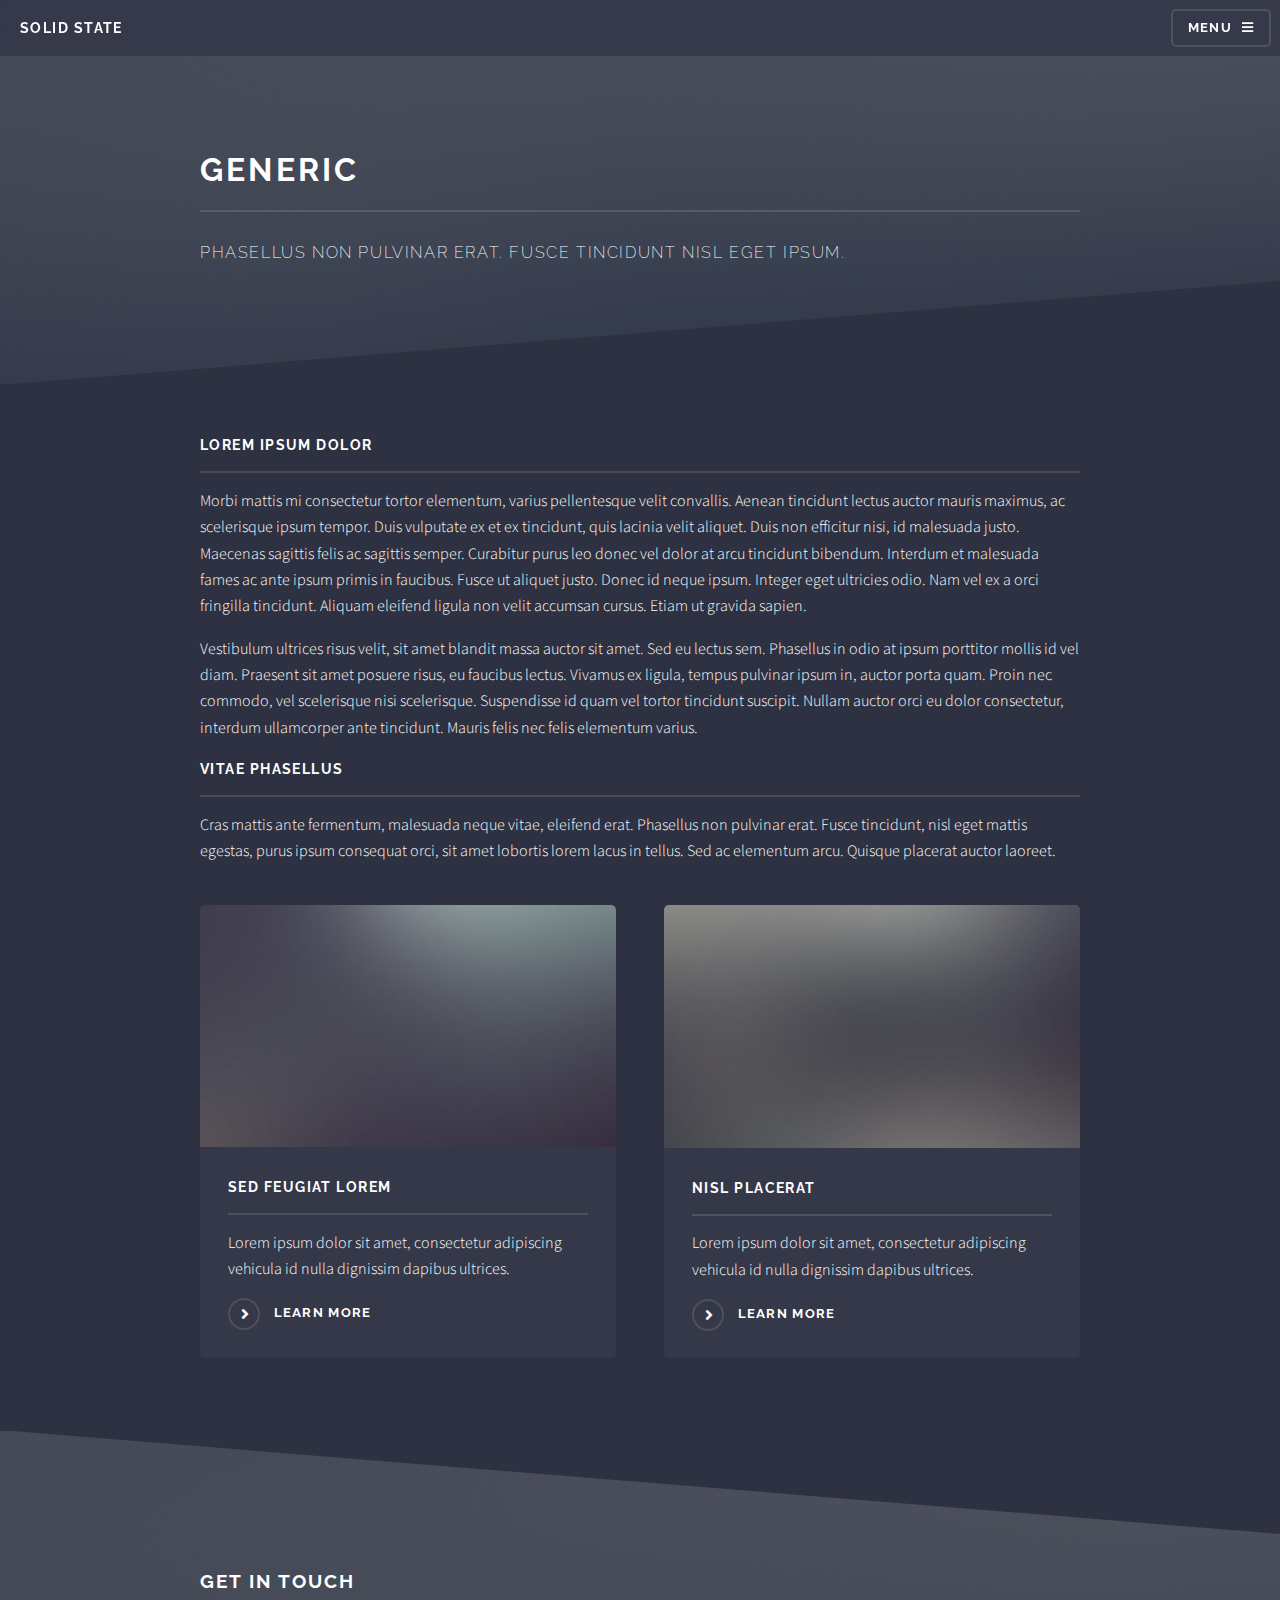
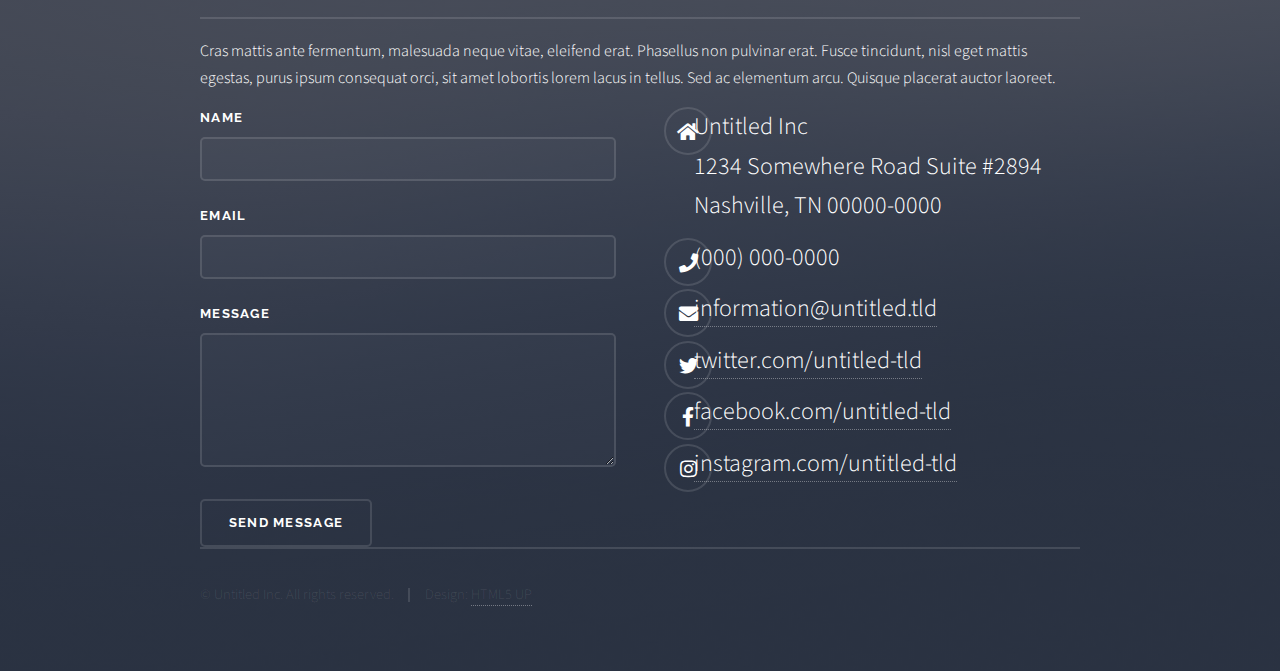
<file: generic.html>
<!DOCTYPE HTML>
<!--
	Solid State by HTML5 UP
	html5up.net | @ajlkn
	Free for personal and commercial use under the CCA 3.0 license (html5up.net/license)
-->
<html>
	<head>
		<title>Generic - Solid State by HTML5 UP</title>
		<meta charset="utf-8" />
		<meta name="viewport" content="width=device-width, initial-scale=1, user-scalable=no" />
		<link rel="stylesheet" href="assets/css/main.css" />
		<noscript><link rel="stylesheet" href="assets/css/noscript.css" /></noscript>
	</head>
	<body class="is-preload">

		<!-- Page Wrapper -->
			<div id="page-wrapper">

				<!-- Header -->
					<header id="header">
						<h1><a href="index.html">Solid State</a></h1>
						<nav>
							<a href="#menu">Menu</a>
						</nav>
					</header>

				<!-- Menu -->
					<nav id="menu">
						<div class="inner">
							<h2>Menu</h2>
							<ul class="links">
								<li><a href="index.html">Home</a></li>
								<li><a href="generic.html">Generic</a></li>
								<li><a href="elements.html">Elements</a></li>
								<li><a href="#">Log In</a></li>
								<li><a href="#">Sign Up</a></li>
							</ul>
							<a href="#" class="close">Close</a>
						</div>
					</nav>

				<!-- Wrapper -->
					<section id="wrapper">
						<header>
							<div class="inner">
								<h2>Generic</h2>
								<p>Phasellus non pulvinar erat. Fusce tincidunt nisl eget ipsum.</p>
							</div>
						</header>

						<!-- Content -->
							<div class="wrapper">
								<div class="inner">

									<h3 class="major">Lorem ipsum dolor</h3>
									<p>Morbi mattis mi consectetur tortor elementum, varius pellentesque velit convallis. Aenean tincidunt lectus auctor mauris maximus, ac scelerisque ipsum tempor. Duis vulputate ex et ex tincidunt, quis lacinia velit aliquet. Duis non efficitur nisi, id malesuada justo. Maecenas sagittis felis ac sagittis semper. Curabitur purus leo donec vel dolor at arcu tincidunt bibendum. Interdum et malesuada fames ac ante ipsum primis in faucibus. Fusce ut aliquet justo. Donec id neque ipsum. Integer eget ultricies odio. Nam vel ex a orci fringilla tincidunt. Aliquam eleifend ligula non velit accumsan cursus. Etiam ut gravida sapien.</p>

									<p>Vestibulum ultrices risus velit, sit amet blandit massa auctor sit amet. Sed eu lectus sem. Phasellus in odio at ipsum porttitor mollis id vel diam. Praesent sit amet posuere risus, eu faucibus lectus. Vivamus ex ligula, tempus pulvinar ipsum in, auctor porta quam. Proin nec commodo, vel scelerisque nisi scelerisque. Suspendisse id quam vel tortor tincidunt suscipit. Nullam auctor orci eu dolor consectetur, interdum ullamcorper ante tincidunt. Mauris felis nec felis elementum varius.</p>

									<h3 class="major">Vitae phasellus</h3>
									<p>Cras mattis ante fermentum, malesuada neque vitae, eleifend erat. Phasellus non pulvinar erat. Fusce tincidunt, nisl eget mattis egestas, purus ipsum consequat orci, sit amet lobortis lorem lacus in tellus. Sed ac elementum arcu. Quisque placerat auctor laoreet.</p>

									<section class="features">
										<article>
											<a href="#" class="image"><img src="images/pic04.jpg" alt="" /></a>
											<h3 class="major">Sed feugiat lorem</h3>
											<p>Lorem ipsum dolor sit amet, consectetur adipiscing vehicula id nulla dignissim dapibus ultrices.</p>
											<a href="#" class="special">Learn more</a>
										</article>
										<article>
											<a href="#" class="image"><img src="images/pic05.jpg" alt="" /></a>
											<h3 class="major">Nisl placerat</h3>
											<p>Lorem ipsum dolor sit amet, consectetur adipiscing vehicula id nulla dignissim dapibus ultrices.</p>
											<a href="#" class="special">Learn more</a>
										</article>
									</section>

								</div>
							</div>

					</section>

				<!-- Footer -->
					<section id="footer">
						<div class="inner">
							<h2 class="major">Get in touch</h2>
							<p>Cras mattis ante fermentum, malesuada neque vitae, eleifend erat. Phasellus non pulvinar erat. Fusce tincidunt, nisl eget mattis egestas, purus ipsum consequat orci, sit amet lobortis lorem lacus in tellus. Sed ac elementum arcu. Quisque placerat auctor laoreet.</p>
							<form method="post" action="#">
								<div class="fields">
									<div class="field">
										<label for="name">Name</label>
										<input type="text" name="name" id="name" />
									</div>
									<div class="field">
										<label for="email">Email</label>
										<input type="email" name="email" id="email" />
									</div>
									<div class="field">
										<label for="message">Message</label>
										<textarea name="message" id="message" rows="4"></textarea>
									</div>
								</div>
								<ul class="actions">
									<li><input type="submit" value="Send Message" /></li>
								</ul>
							</form>
							<ul class="contact">
								<li class="icon solid fa-home">
									Untitled Inc<br />
									1234 Somewhere Road Suite #2894<br />
									Nashville, TN 00000-0000
								</li>
								<li class="icon solid fa-phone">(000) 000-0000</li>
								<li class="icon solid fa-envelope"><a href="#">information@untitled.tld</a></li>
								<li class="icon brands fa-twitter"><a href="#">twitter.com/untitled-tld</a></li>
								<li class="icon brands fa-facebook-f"><a href="#">facebook.com/untitled-tld</a></li>
								<li class="icon brands fa-instagram"><a href="#">instagram.com/untitled-tld</a></li>
							</ul>
							<ul class="copyright">
								<li>&copy; Untitled Inc. All rights reserved.</li><li>Design: <a href="http://html5up.net">HTML5 UP</a></li>
							</ul>
						</div>
					</section>

			</div>

		<!-- Scripts -->
			<script src="assets/js/jquery.min.js"></script>
			<script src="assets/js/jquery.scrollex.min.js"></script>
			<script src="assets/js/browser.min.js"></script>
			<script src="assets/js/breakpoints.min.js"></script>
			<script src="assets/js/util.js"></script>
			<script src="assets/js/main.js"></script>

	</body>
</html>
</file>
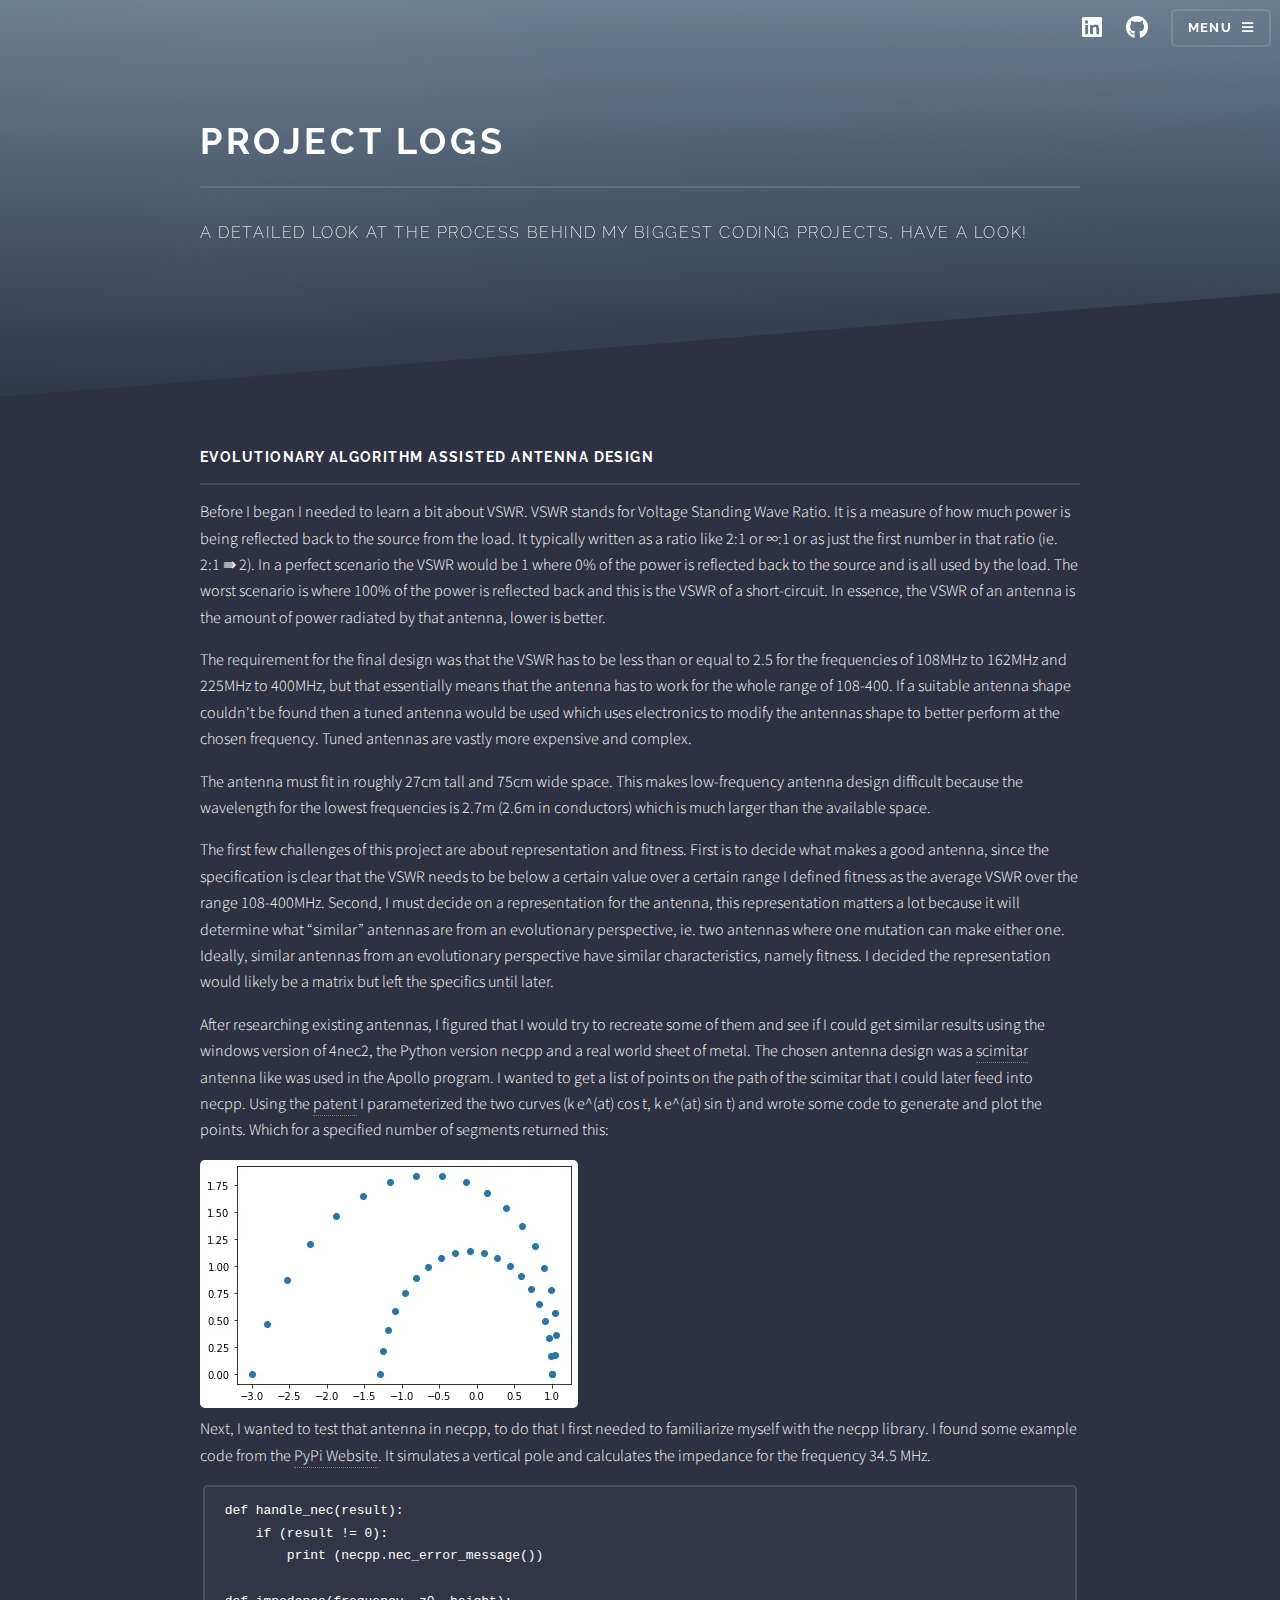
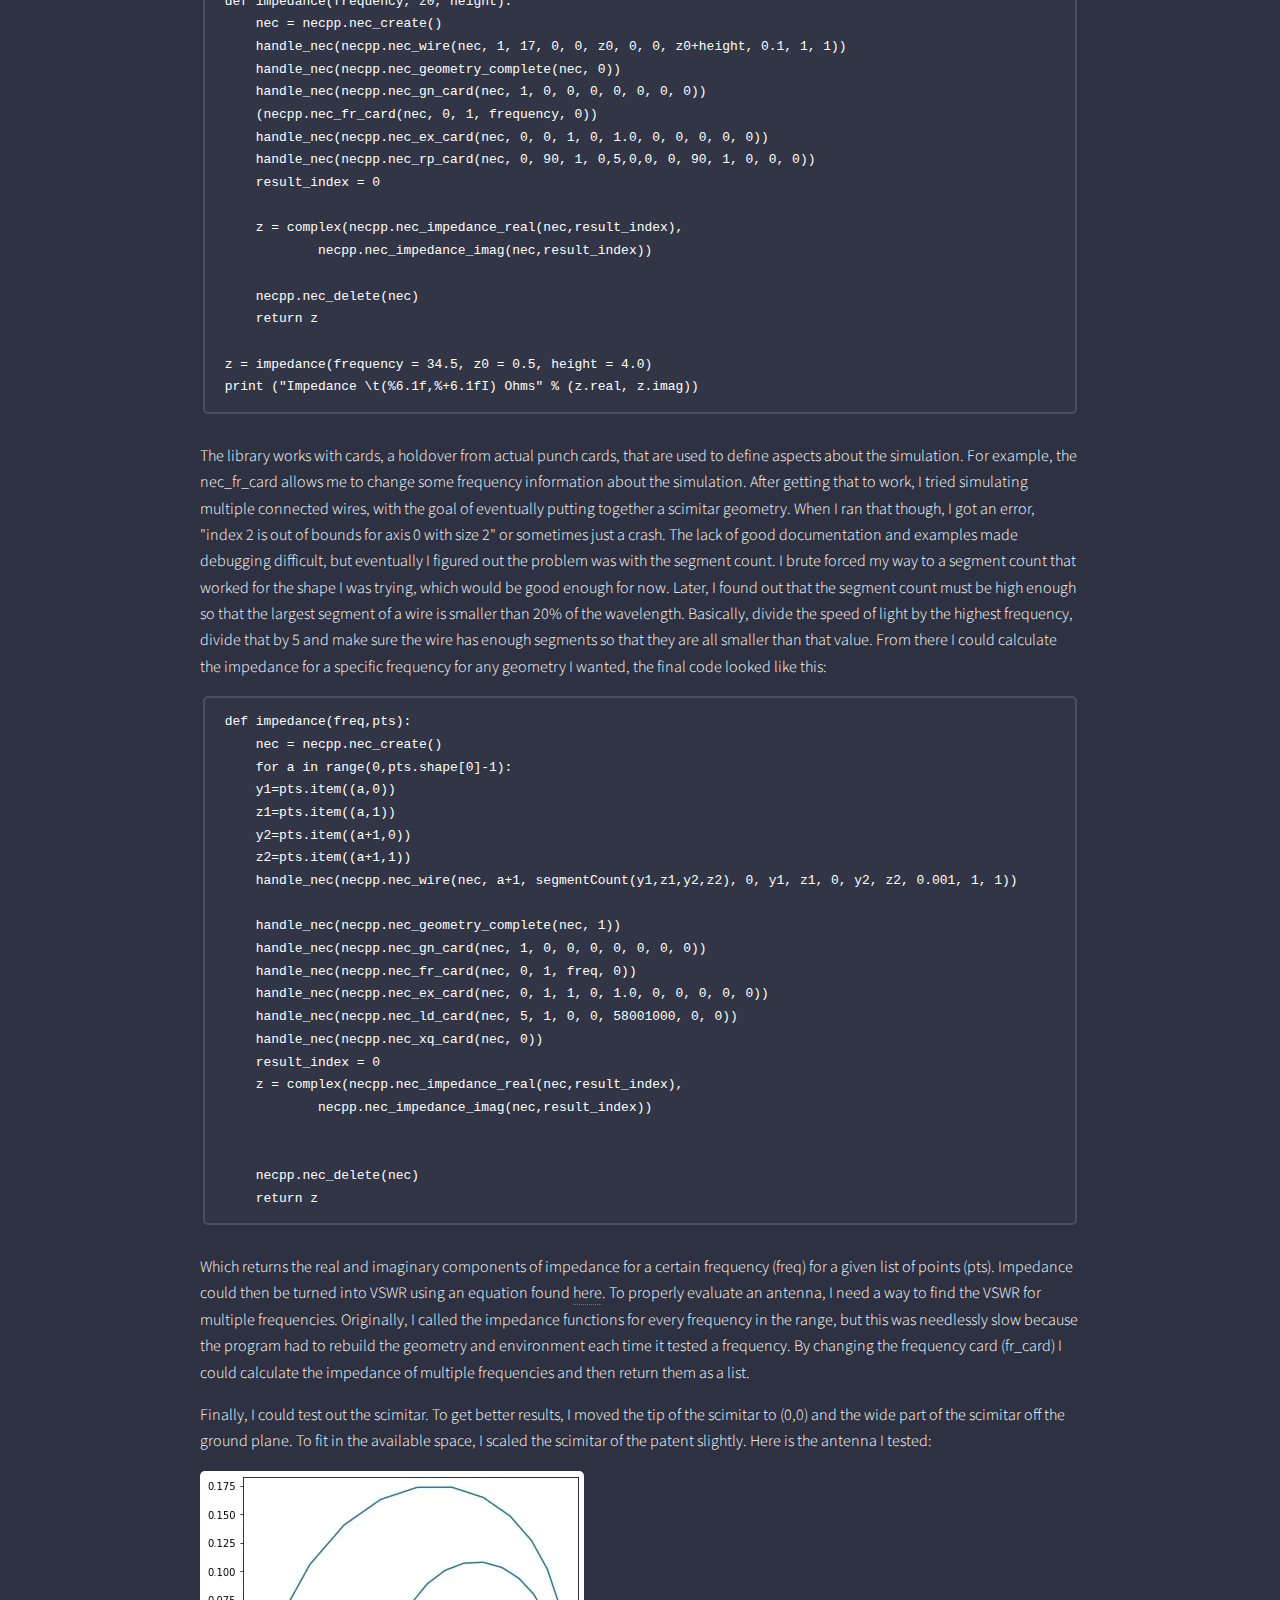
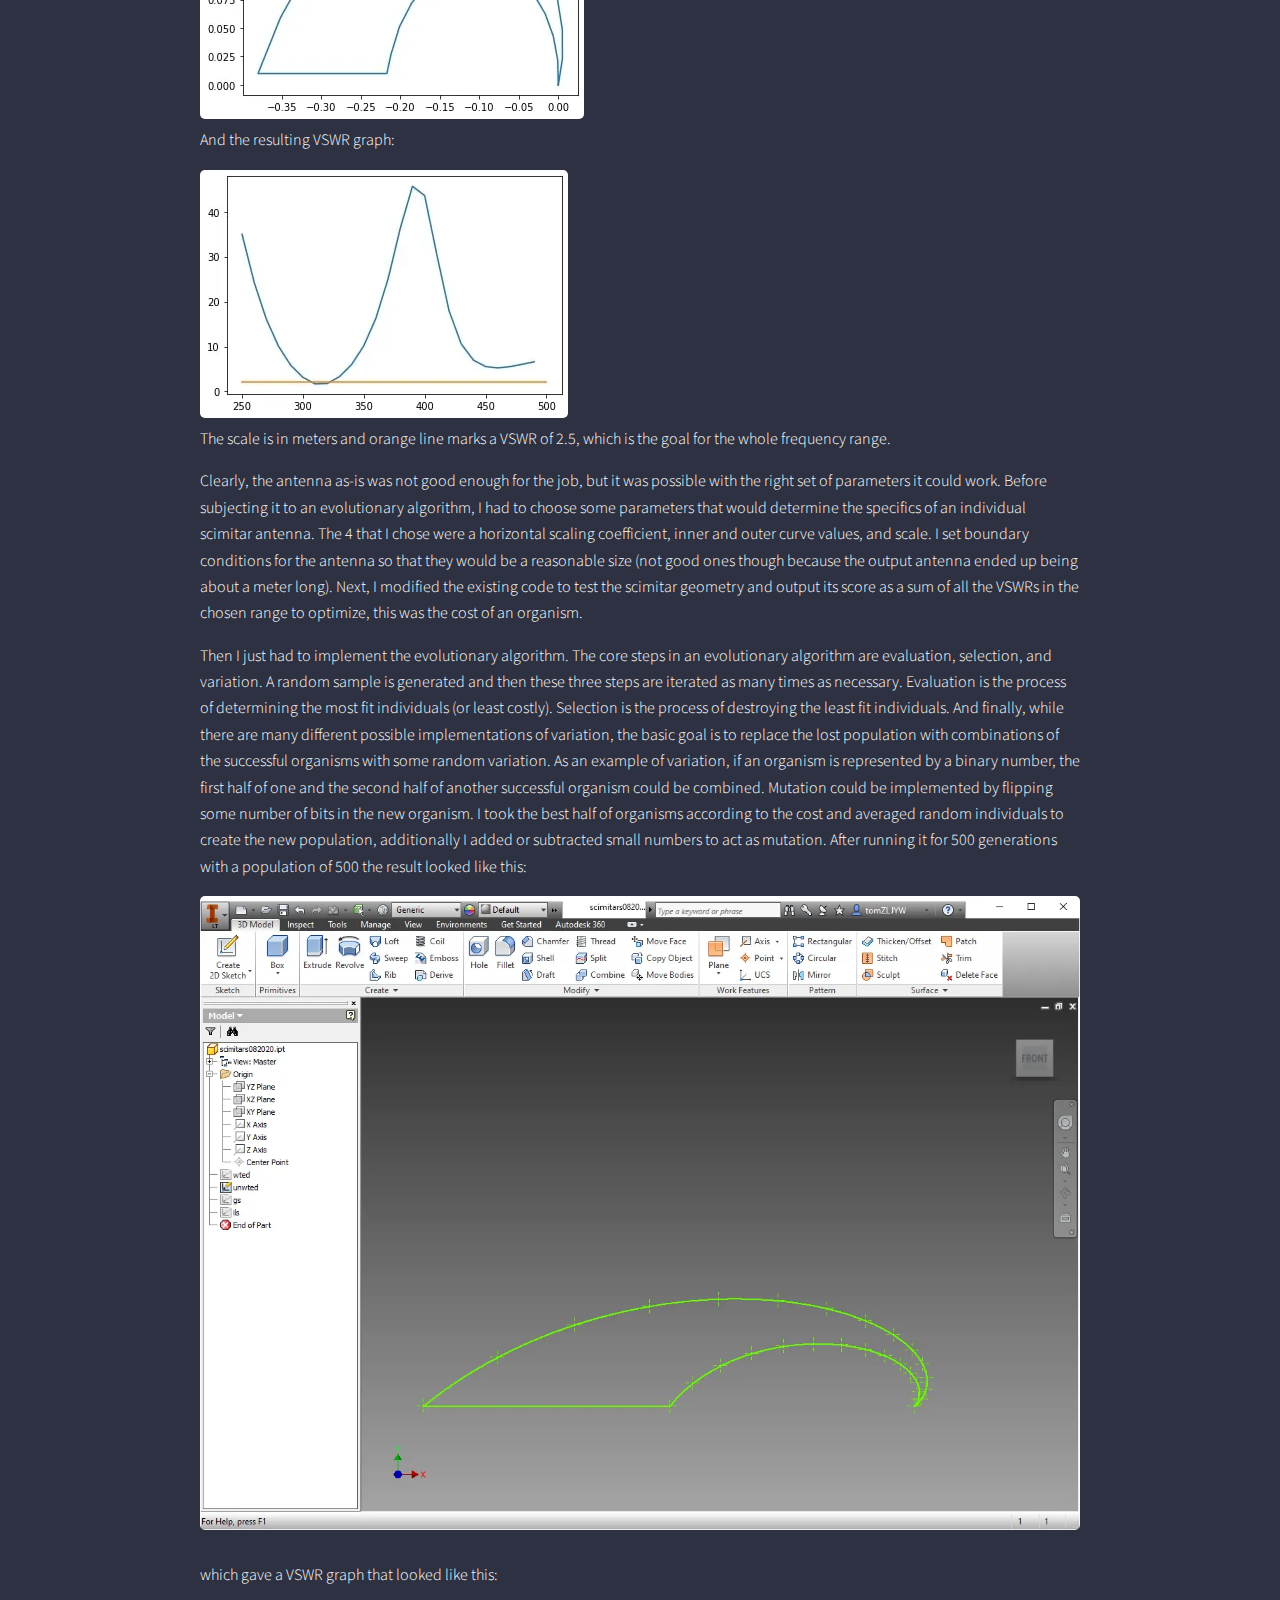
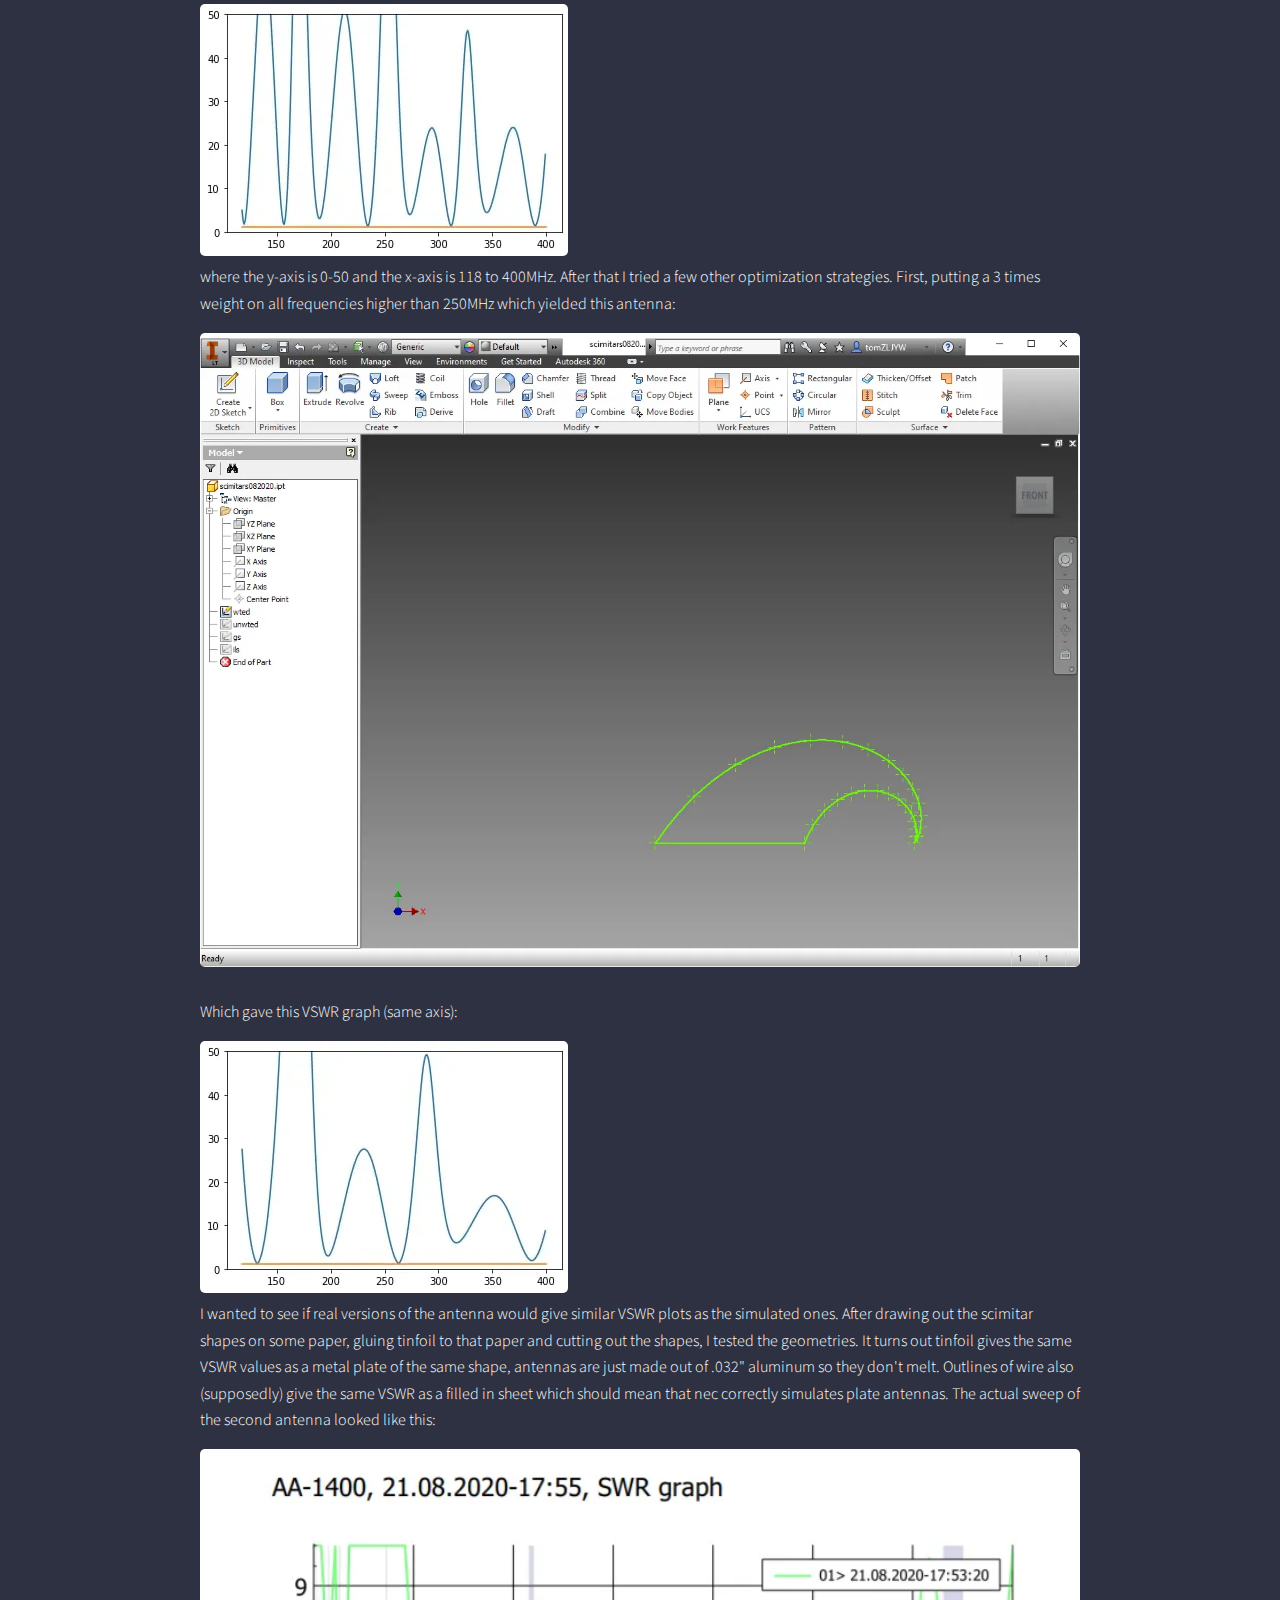
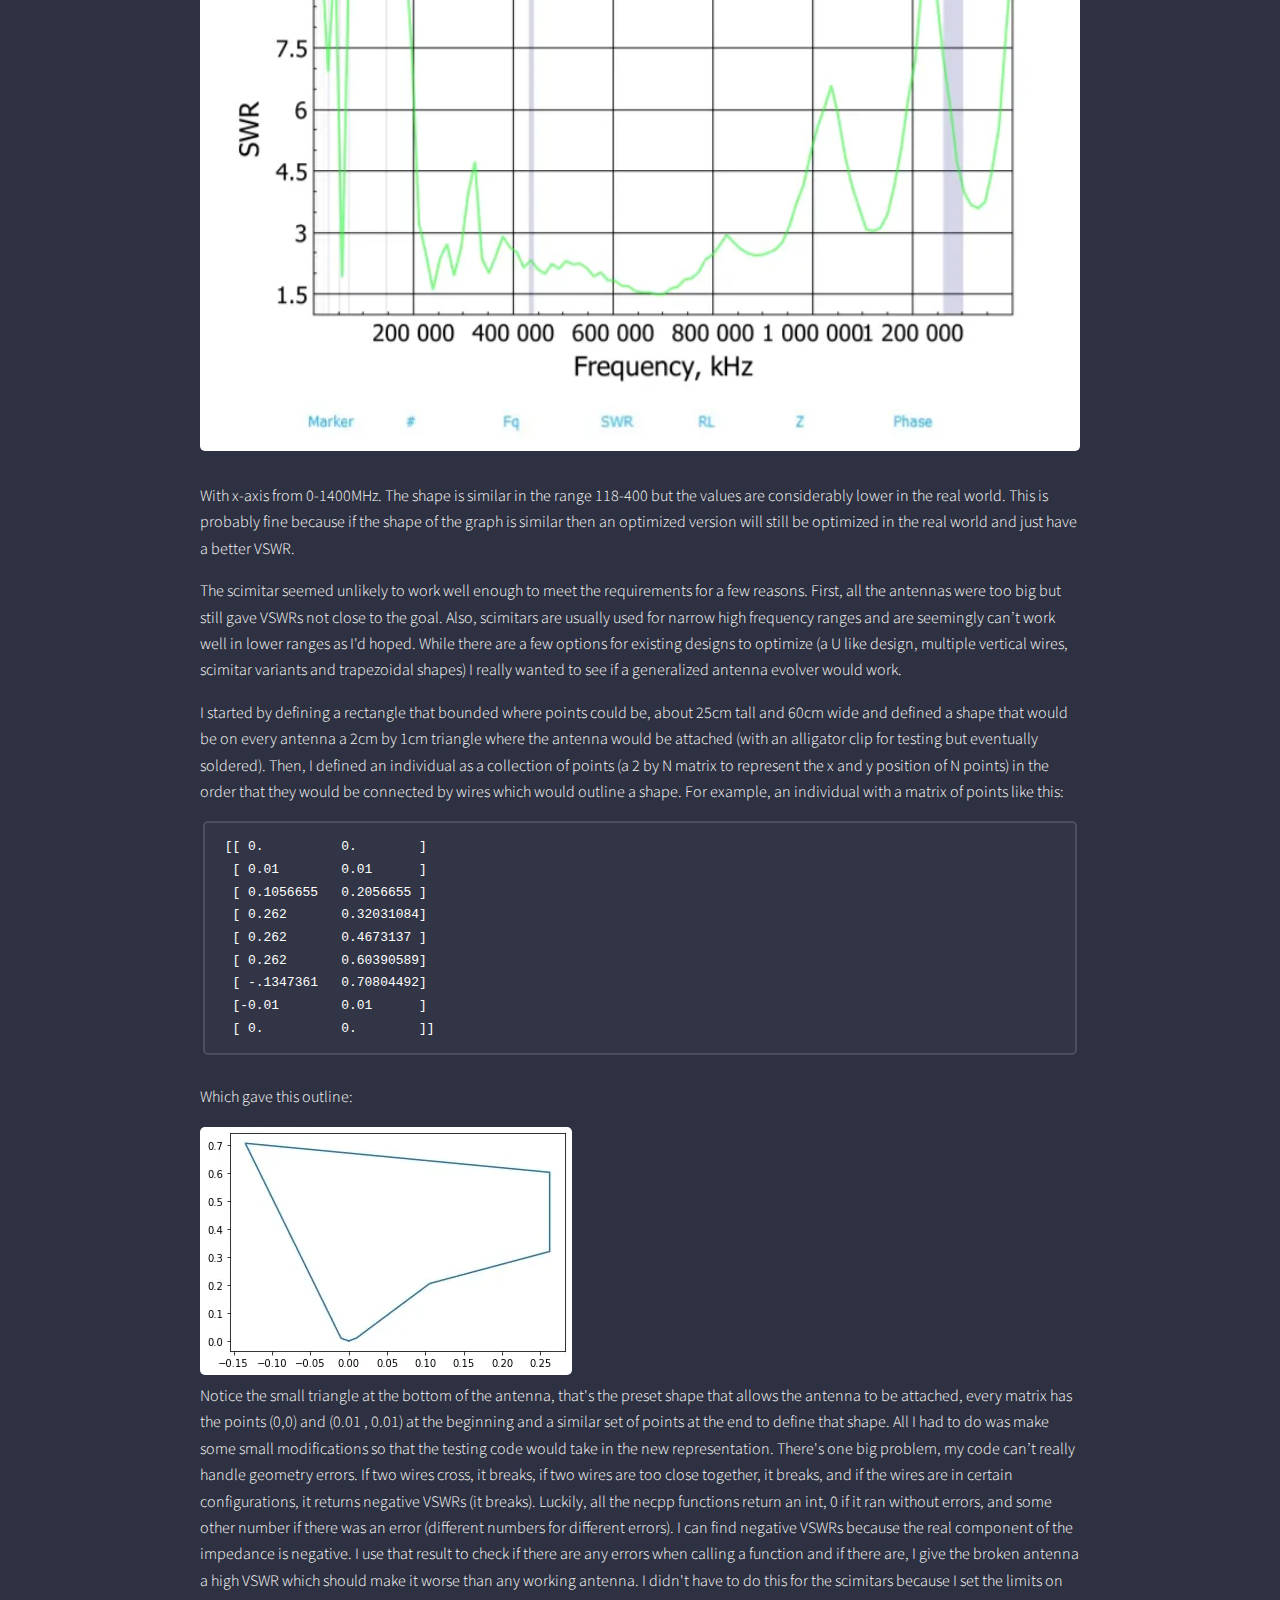
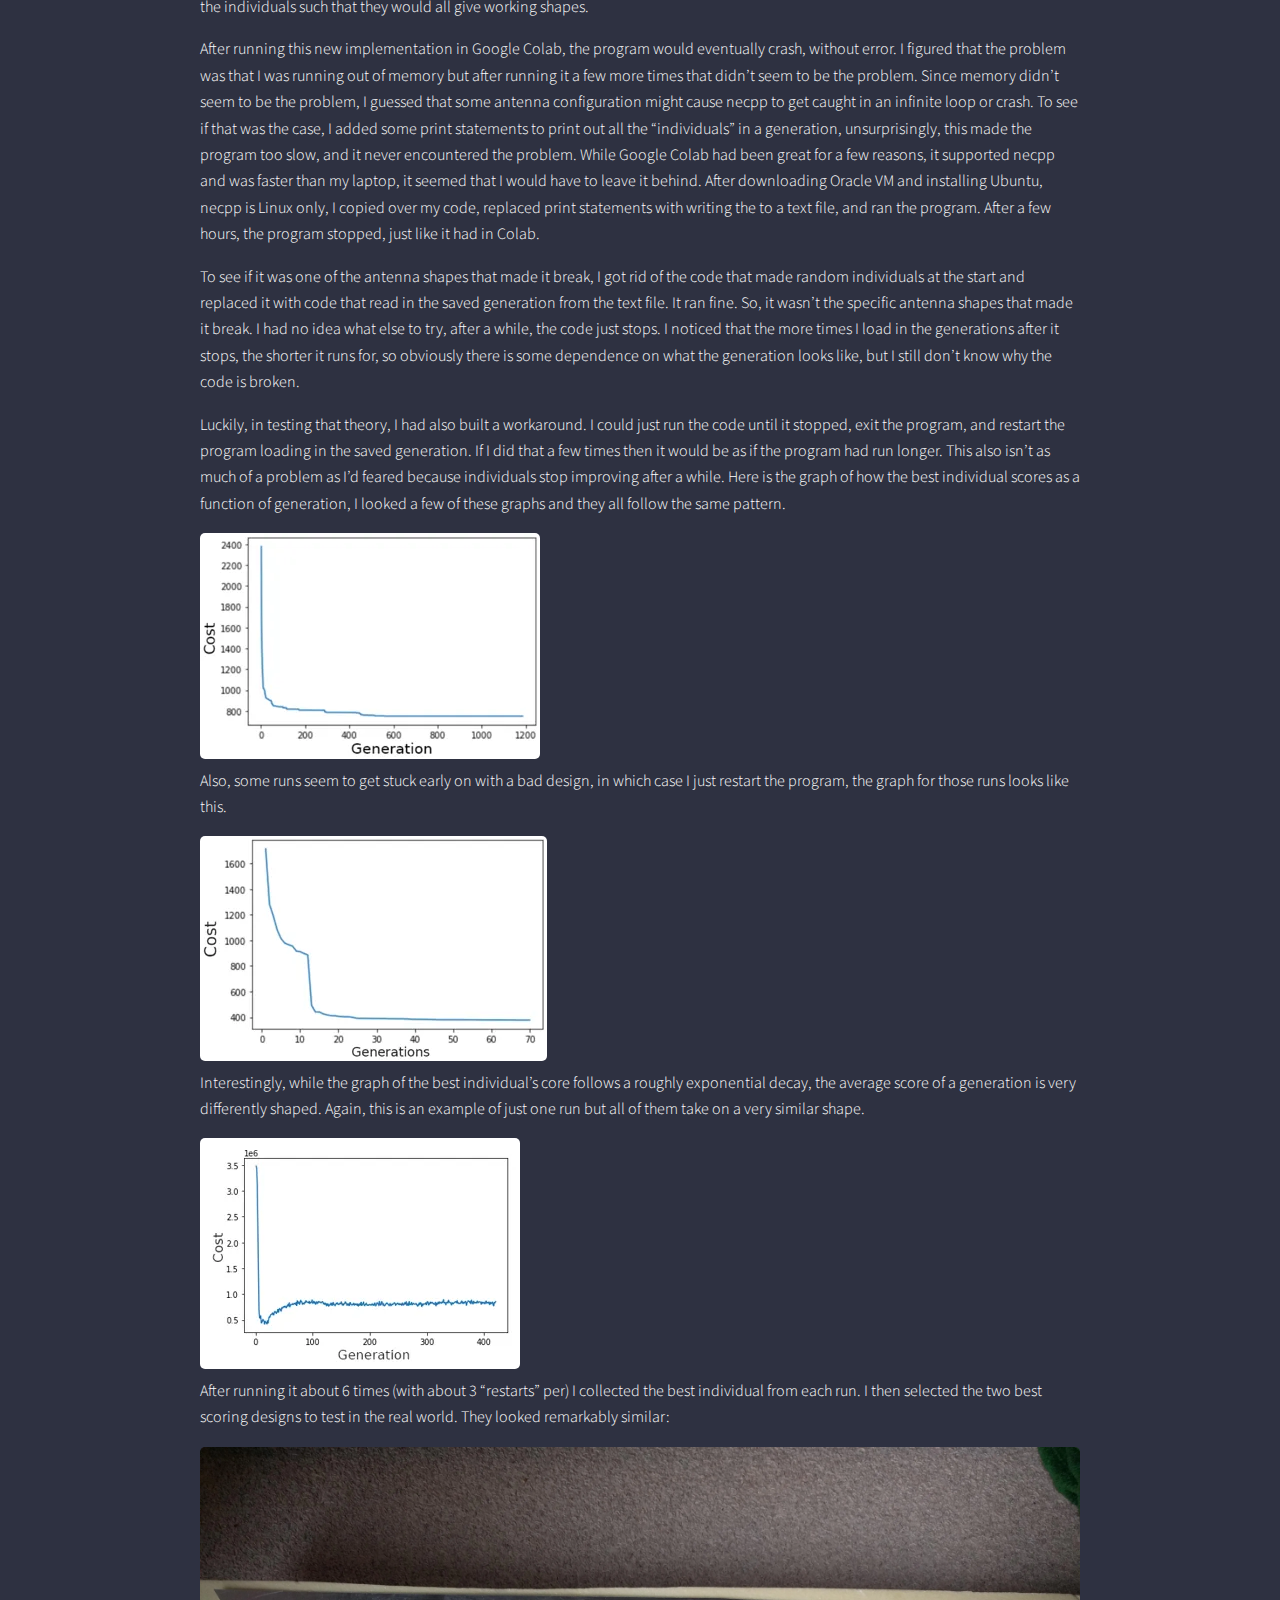
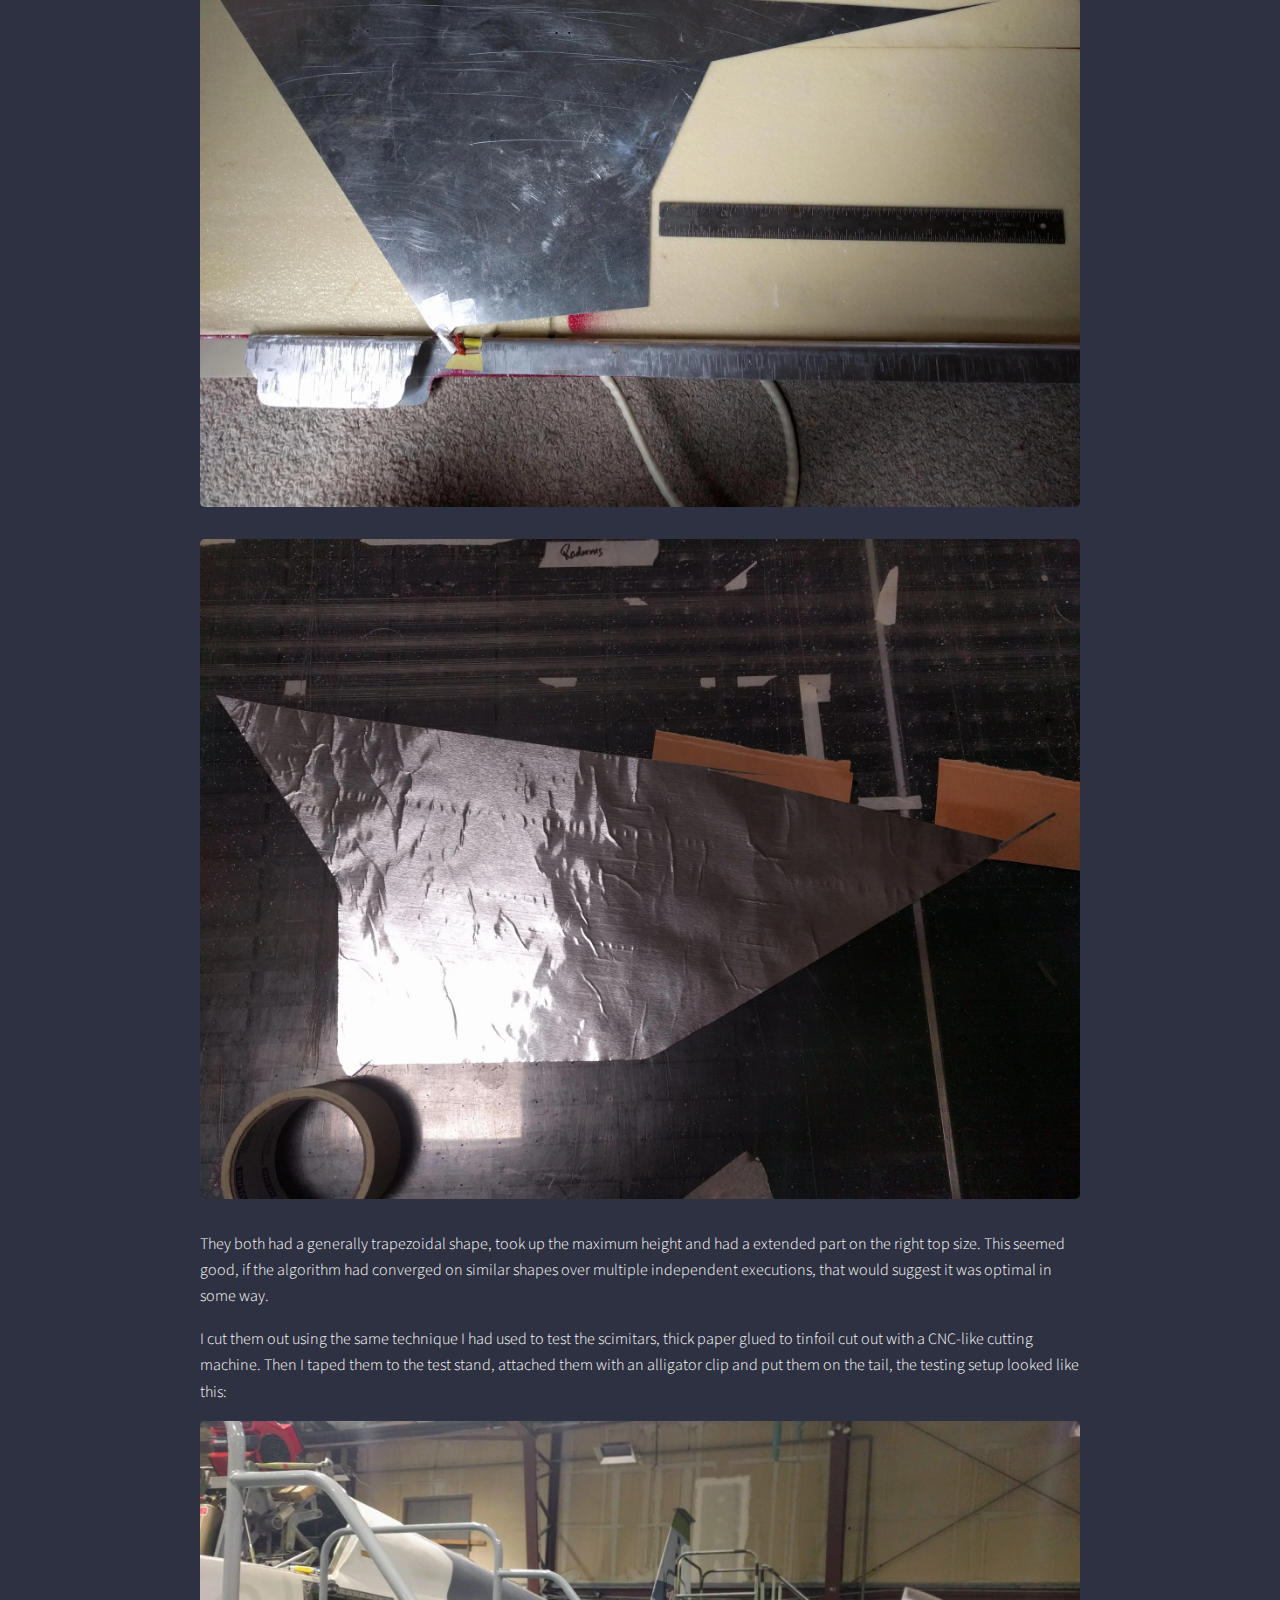
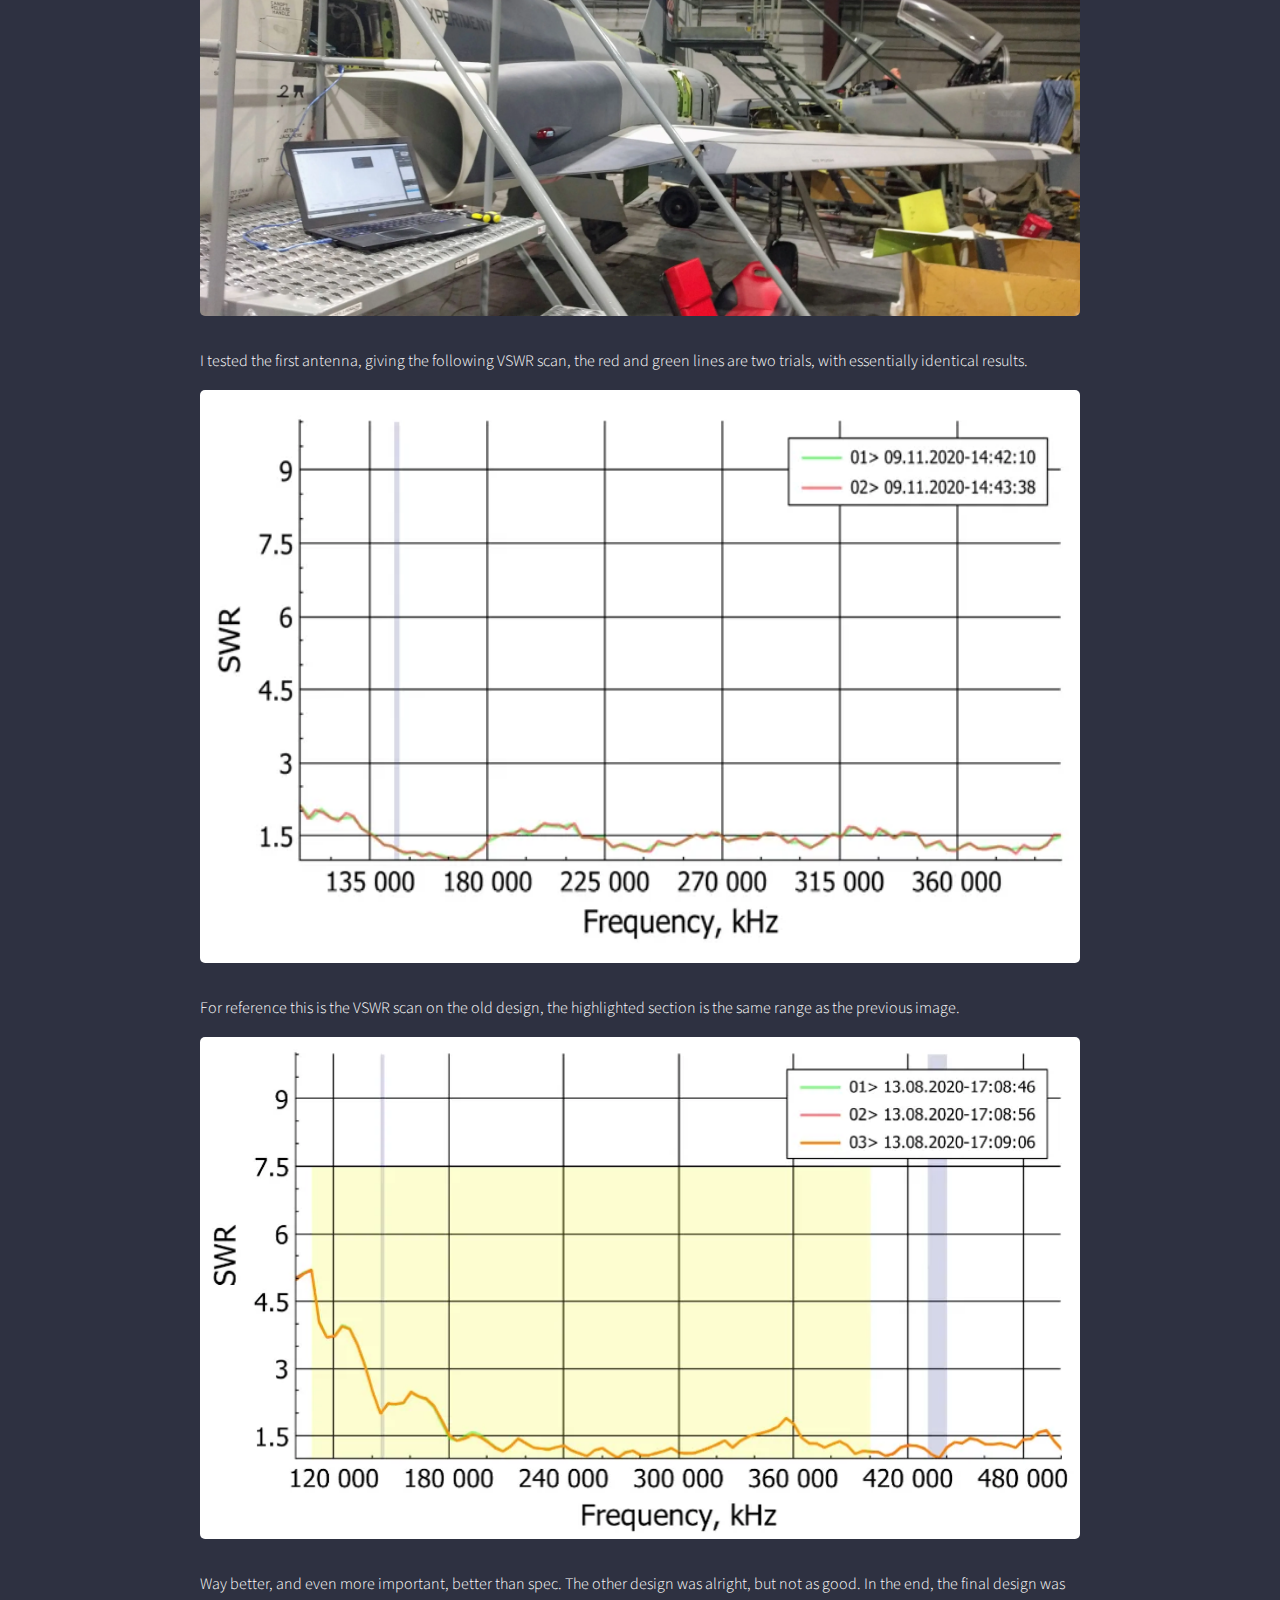
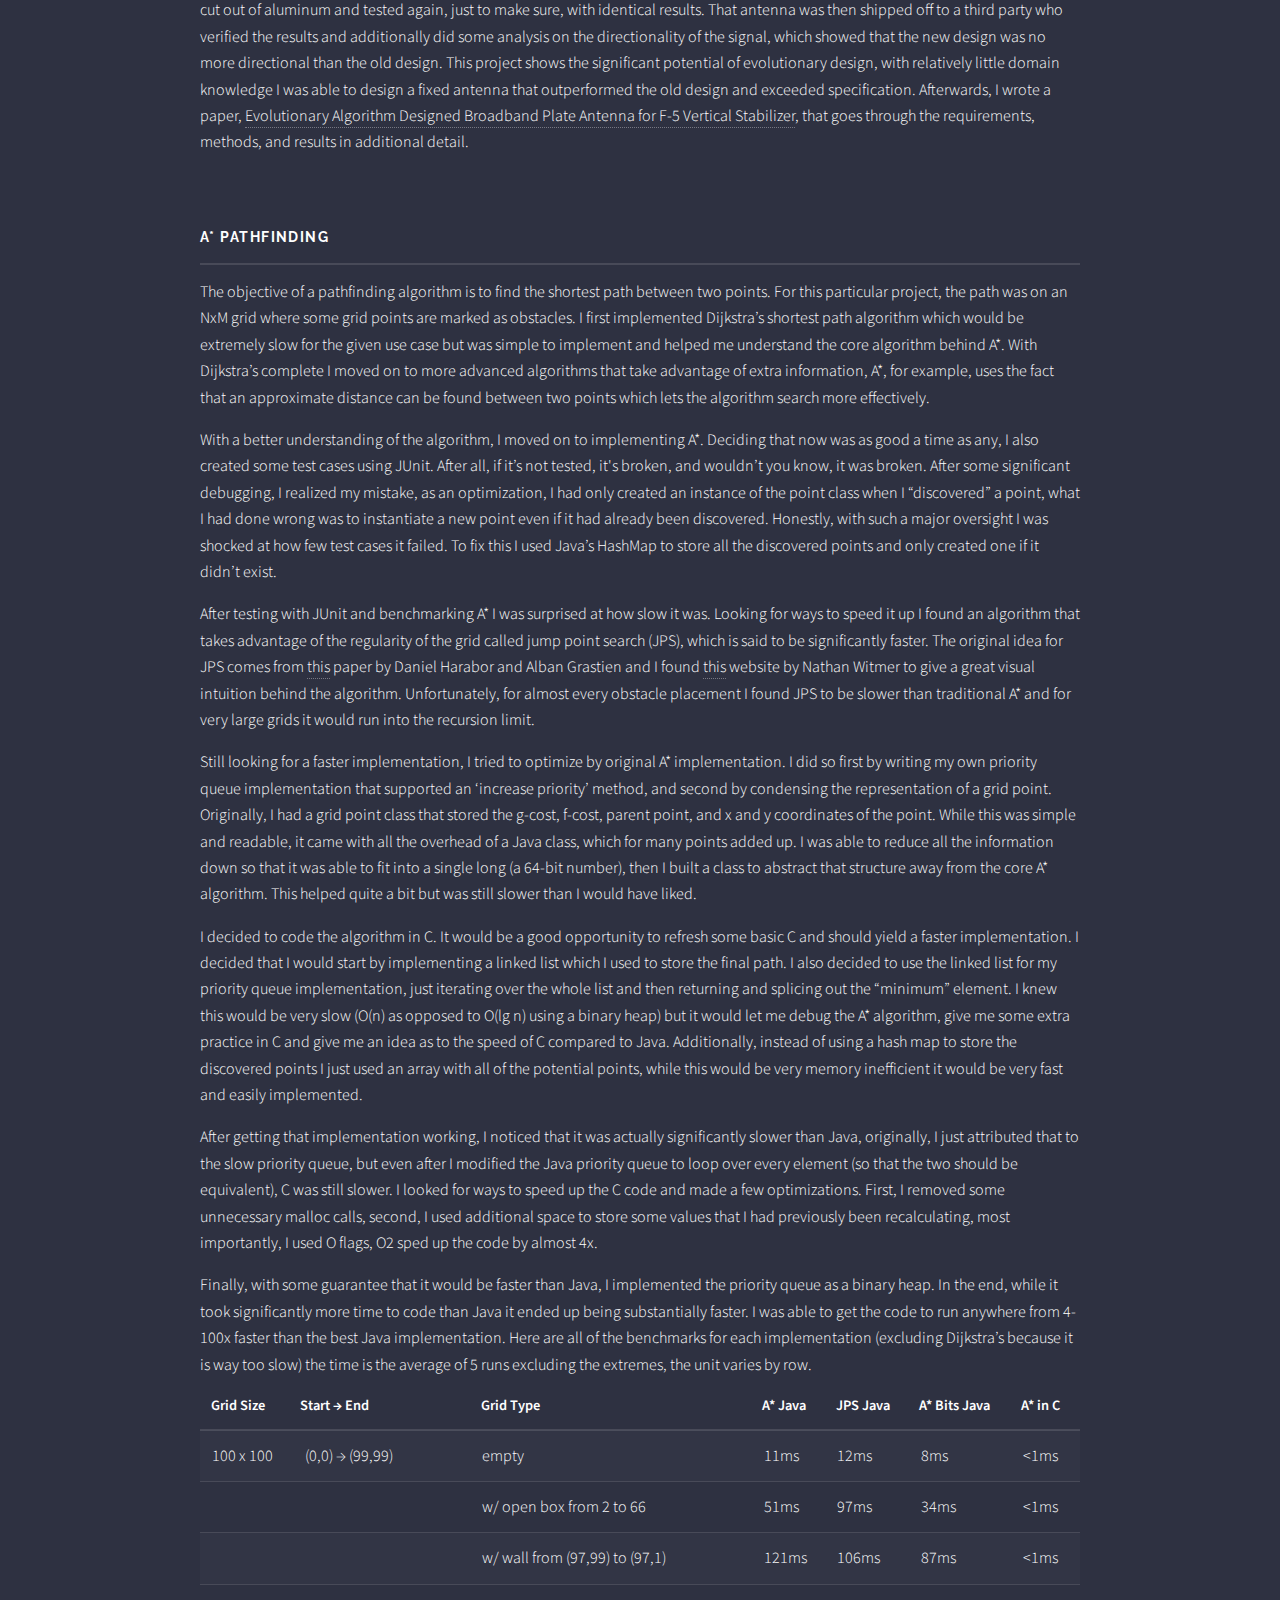
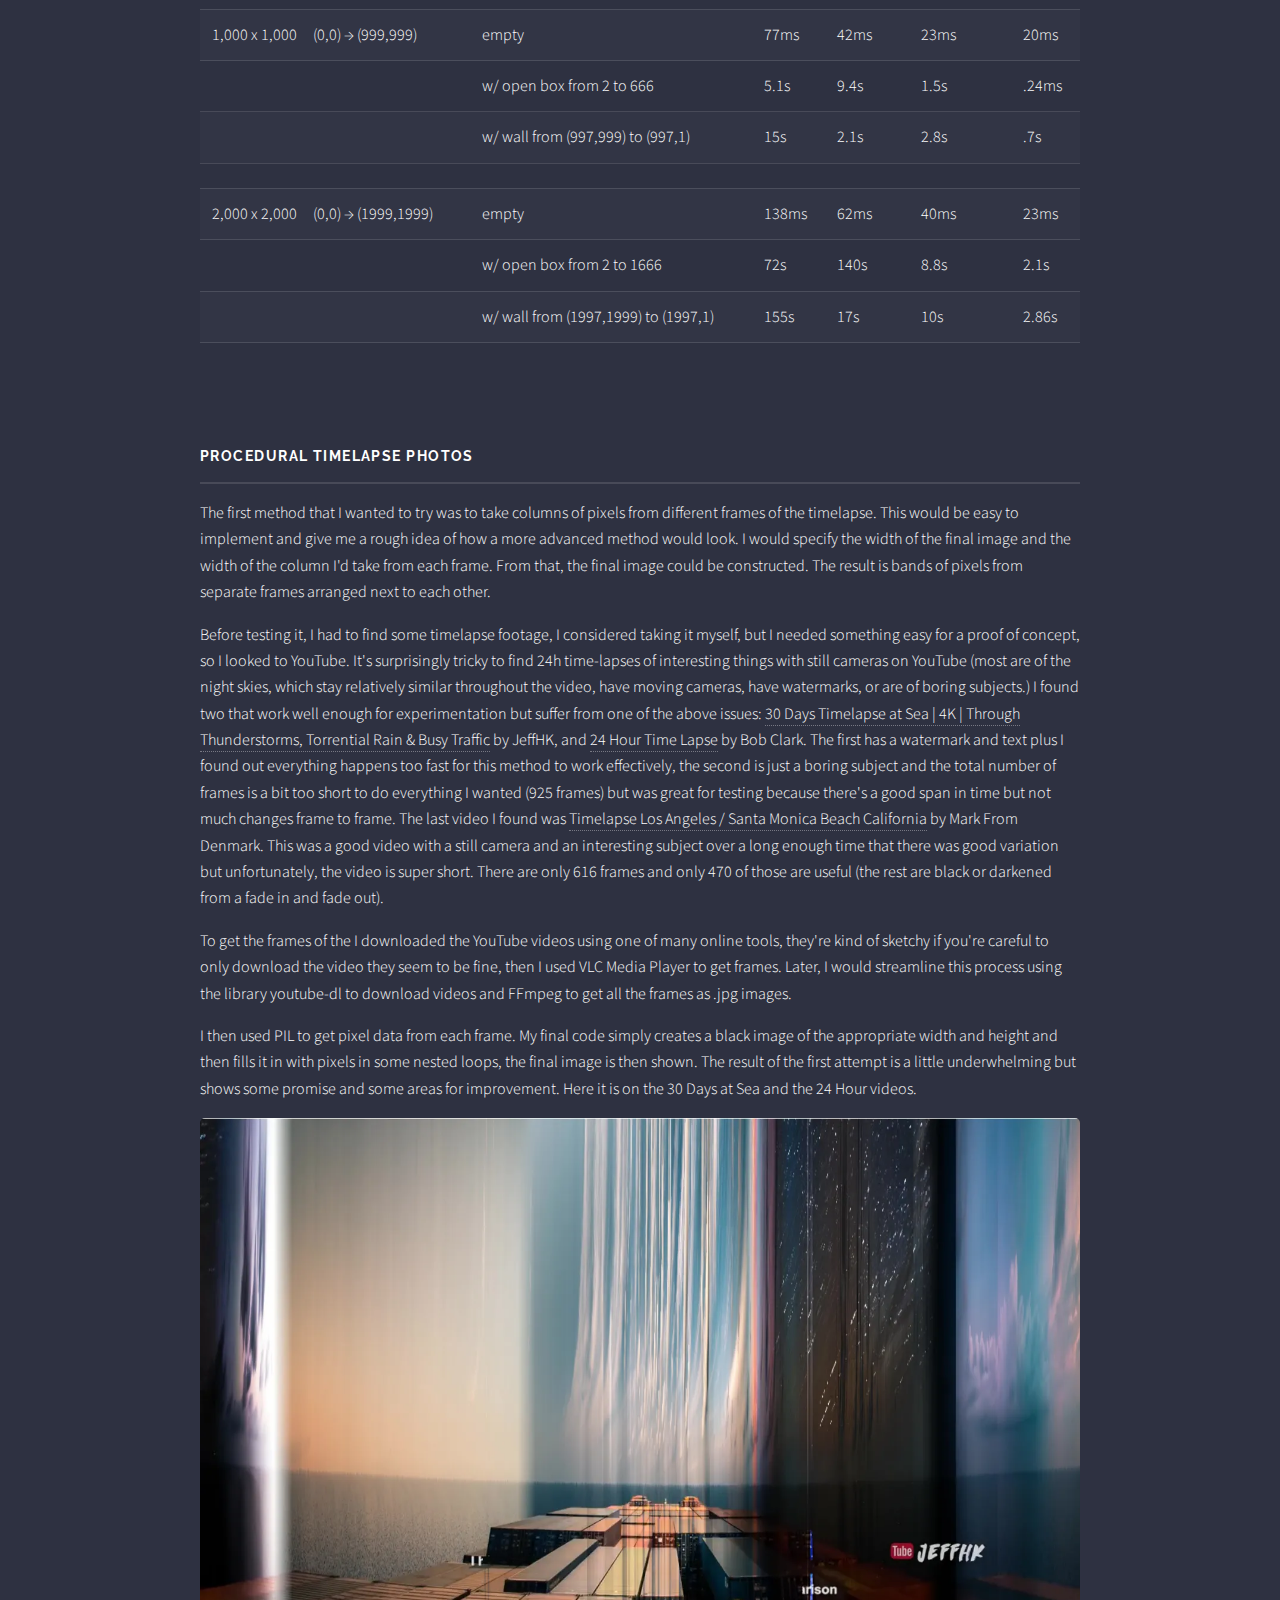
<file: logs.html>
<!DOCTYPE HTML>
<!--
	JT Klenke's Portfolio Website, project page
	Template by HTML5 UP under CCA 3.0 license (html5up.net/license)
-->
<html>

<head>
	<title>JT Klenke</title>
	<link rel="icon" type="image/x-icon" href="/images/Favicon.png">
	<meta charset="utf-8" />
	<meta name="viewport" content="width=device-width, initial-scale=1, user-scalable=no" />
	<link rel="stylesheet" href="assets/css/main.css" />
	<noscript>
		<link rel="stylesheet" href="assets/css/noscript.css" />
	</noscript>
</head>
<!-- Header -->
<header id="header" class="alt">
	<h1><a href="#">Project Logs</a></h1>
	<nav>
		<a href="#menu">Menu</a>
		<icons>
			<a href="https://github.com/jt-klenke" target="_blank" rel="noopener noreferrer"
				class="icon brands fa-github"><span class="label">GitHub</span></a>
			<icons>
				<a href="https://www.linkedin.com/in/jtklenke/" target="_blank" rel="noopener noreferrer"
					class="icon brands fa-linkedin"><span class="label">LinkedIn</span></a>
			</icons>
		</icons>
	</nav>
</header>

<body class="is-preload">

	<!-- Page Wrapper -->
	<div id="page-wrapper">


		<!-- Menu -->
		<nav id="menu">
			<div class="inner">
				<h2>Menu</h2>
				<ul class="links">
					<li><a href="index.html">Home</a></li>
					<li><a href="projects.html">Projects</a></li>
					<li><a href="logs.html">Logs</a></li>
					<li><a href="pottery.html">Pottery</a></li>
					<li><a href="photos.html">Photos</a></li>
				</ul>
				<a href="#" class="close">Close</a>
			</div>
		</nav>
		<!-- Banner -->
		<section id="banner">
			<div class="inner">
				<h2>Project Logs</h2>
				<p>A detailed look at the process behind my biggest coding projects, have a look!</p>
			</div>
		</section>

		<!-- Wrapper -->
		<div class="wrapper">
			<div class="inner">


				<h3 id="Antenna" class="major">Evolutionary algorithm assisted antenna design</h3>

				<p>Before I began I needed to learn a bit about VSWR. VSWR stands for Voltage Standing Wave Ratio. It is
					a measure of how much power is being reflected back to the source from the load. It typically
					written as a ratio like 2:1 or &infin;:1 or as just the first number in that ratio (ie. 2:1 &rAarr;
					2). In a perfect scenario the VSWR would be 1 where 0% of the power is reflected back to the source
					and is all used by the load. The worst scenario is where 100% of the power is reflected back and
					this is the VSWR of a short-circuit. In essence, the VSWR of an antenna is the amount of power
					radiated by that antenna, lower is better.
				</p>
				<p>The requirement for the final design was that the VSWR has to be less than or equal to 2.5 for the
					frequencies of 108MHz to 162MHz and 225MHz to 400MHz, but that essentially means that the antenna
					has to work for the whole range of 108-400. If a suitable antenna shape couldn't be found then a
					tuned antenna would be used which uses electronics to modify the antennas shape to better perform
					at the chosen frequency. Tuned antennas are vastly more expensive and complex.
				</p>
				<p>The antenna must fit in roughly 27cm tall and 75cm wide space. This makes low-frequency antenna
					design difficult because the wavelength for the lowest frequencies is 2.7m (2.6m in conductors)
					which is much larger than the available space.
				</p>
				<p>The first few challenges of this project are about representation and fitness. First is to decide
					what makes a good antenna, since the specification is clear that the VSWR needs to be below a
					certain value over a certain range I defined fitness as the average VSWR over the range 108-400MHz.
					Second, I must decide on a representation for the antenna, this representation matters a lot because
					it will determine what “similar” antennas are from an evolutionary perspective, ie. two antennas
					where one mutation can make either one. Ideally, similar antennas from an evolutionary perspective
					have similar characteristics, namely fitness. I decided the representation would likely be a matrix
					but left the specifics until later.
				</p>
				<p>After researching existing antennas, I figured that I would try to recreate some of them and see if I
					could get similar results using the windows version of 4nec2, the Python version necpp and a real
					world sheet of metal. The chosen antenna design was a <a
						href="https://en.wikipedia.org/wiki/Scimitar_antenna" target="_blank"
						rel="noopener noreferrer">scimitar</a> antenna like was used in the Apollo program. I wanted to
					get a list of points on the path of the scimitar that I could later feed into necpp. Using the <a
						href="https://patents.google.com/patent/US3015101A/en" target="_blank"
						rel="noopener noreferrer">patent</a> I parameterized the two curves (k e^(at) cos t, k e^(at)
					sin t) and wrote some code to generate and plot the points. Which for a specified number of segments
					returned this:
				</p>
				<div class="col-12"><span class="image"><img src="images/ScimitarPoints.webp" alt="" /></span></div>
				<p>Next, I wanted to test that antenna in necpp, to do that I first needed to familiarize myself with
					the necpp library. I found some example code from the <a href="https://pypi.org/project/necpp/"
						target="_blank" rel="noopener noreferrer">PyPi Website</a>. It simulates a vertical pole and
					calculates the impedance for the frequency 34.5 MHz.
				</p>
				<pre><code>def handle_nec(result):
    if (result != 0):
        print (necpp.nec_error_message())

def impedance(frequency, z0, height):
    nec = necpp.nec_create()
    handle_nec(necpp.nec_wire(nec, 1, 17, 0, 0, z0, 0, 0, z0+height, 0.1, 1, 1))
    handle_nec(necpp.nec_geometry_complete(nec, 0))
    handle_nec(necpp.nec_gn_card(nec, 1, 0, 0, 0, 0, 0, 0, 0))
    (necpp.nec_fr_card(nec, 0, 1, frequency, 0))
    handle_nec(necpp.nec_ex_card(nec, 0, 0, 1, 0, 1.0, 0, 0, 0, 0, 0)) 
    handle_nec(necpp.nec_rp_card(nec, 0, 90, 1, 0,5,0,0, 0, 90, 1, 0, 0, 0))
    result_index = 0

    z = complex(necpp.nec_impedance_real(nec,result_index), 
            necpp.nec_impedance_imag(nec,result_index))
								
    necpp.nec_delete(nec)
    return z

z = impedance(frequency = 34.5, z0 = 0.5, height = 4.0)
print ("Impedance \t(%6.1f,%+6.1fI) Ohms" % (z.real, z.imag))</code></pre>
				<p>The library works with cards, a holdover from actual punch cards, that are used to define aspects
					about the simulation. For example, the nec_fr_card allows me to change some frequency information
					about the simulation. After getting that to work, I tried simulating multiple connected wires, with
					the goal of eventually putting together a scimitar geometry. When I ran that though, I got an error,
					"index 2 is out of bounds for axis 0 with size 2" or sometimes just a crash. The lack of good
					documentation and examples made debugging difficult, but eventually I figured out the problem was
					with the segment count. I brute forced my way to a segment count that worked for the shape I was
					trying, which would be good enough for now. Later, I found out that the segment count must be high
					enough so that the largest segment of a wire is smaller than 20% of the wavelength. Basically,
					divide the speed of light by the highest frequency, divide that by 5 and make sure the wire has
					enough segments so that they are all smaller than that value. From there I could calculate the
					impedance for a specific frequency for any geometry I wanted, the final code looked like this:
				</p>
				<pre><code>def impedance(freq,pts):
    nec = necpp.nec_create()
    for a in range(0,pts.shape[0]-1):
    y1=pts.item((a,0))
    z1=pts.item((a,1))
    y2=pts.item((a+1,0))
    z2=pts.item((a+1,1))
    handle_nec(necpp.nec_wire(nec, a+1, segmentCount(y1,z1,y2,z2), 0, y1, z1, 0, y2, z2, 0.001, 1, 1))

    handle_nec(necpp.nec_geometry_complete(nec, 1))
    handle_nec(necpp.nec_gn_card(nec, 1, 0, 0, 0, 0, 0, 0, 0))
    handle_nec(necpp.nec_fr_card(nec, 0, 1, freq, 0))
    handle_nec(necpp.nec_ex_card(nec, 0, 1, 1, 0, 1.0, 0, 0, 0, 0, 0)) 
    handle_nec(necpp.nec_ld_card(nec, 5, 1, 0, 0, 58001000, 0, 0))
    handle_nec(necpp.nec_xq_card(nec, 0))
    result_index = 0
    z = complex(necpp.nec_impedance_real(nec,result_index), 
            necpp.nec_impedance_imag(nec,result_index))
								
							  
    necpp.nec_delete(nec)
    return z</code></pre>
				<p>Which returns the real and imaginary components of impedance for a certain frequency (freq) for a
					given list of points (pts). Impedance could then be turned into VSWR using an equation found <a
						href="https://chemandy.com/calculators/return-loss-and-mismatch-calculator.htm" target="_blank"
						rel="noopener noreferrer">here</a>. To properly evaluate an antenna, I need a way to find the
					VSWR for multiple frequencies. Originally, I called the impedance functions for every frequency in
					the range, but this was needlessly slow because the program had to rebuild the geometry and
					environment each time it tested a frequency. By changing the frequency card (fr_card) I could
					calculate the impedance of multiple frequencies and then return them as a list.
				</p>
				<p>Finally, I could test out the scimitar. To get better results, I moved the tip of the scimitar to
					(0,0) and the wide part of the scimitar off the ground plane. To fit in the available space, I
					scaled the scimitar of the patent slightly. Here is the antenna I tested:
				</p>
				<div class="col-12"><span class="image"><img src="images/ScimitarLines.webp" alt="" /></span></div>
				<p>And the resulting VSWR graph:
				</p>
				<div class="col-12"><span class="image"><img src="images/ScimitarLinesVswr.webp" alt="" /></span></div>
				<p>The scale is in meters and orange line marks a VSWR of 2.5, which is the goal for the whole frequency
					range.
				</p>
				<p>Clearly, the antenna as-is was not good enough for the job, but it was possible with the right set of
					parameters it could work. Before subjecting it to an evolutionary algorithm, I had to choose some
					parameters that would determine the specifics of an individual scimitar antenna. The 4 that I chose
					were a horizontal scaling coefficient, inner and outer curve values, and scale. I set boundary
					conditions for the antenna so that they would be a reasonable size (not good ones though because the
					output antenna ended up being about a meter long). Next, I modified the existing code to test the
					scimitar geometry and output its score as a sum of all the VSWRs in the chosen range to optimize,
					this was the cost of an organism.
				</p>
				<p>Then I just had to implement the evolutionary algorithm. The core steps in an evolutionary algorithm
					are evaluation, selection, and variation. A random sample is generated and then these three steps
					are iterated as many times as necessary. Evaluation is the process of determining the most fit
					individuals (or least costly). Selection is the process of destroying the least fit individuals. And
					finally, while there are many different possible implementations of variation, the basic goal is to
					replace the lost population with combinations of the successful organisms with some random
					variation. As an example of variation, if an organism is represented by a binary number, the first
					half of one and the second half of another successful organism could be combined. Mutation could be
					implemented by flipping some number of bits in the new organism. I took the best half of organisms
					according to the cost and averaged random individuals to create the new population, additionally I
					added or subtracted small numbers to act as mutation. After running it for 500 generations with a
					population of 500 the result looked like this:
				</p>
				<div class="col-12"><span class="image fit"><img src="images/EvolvedScimitar1.webp" alt="" /></span>
				</div>
				<p>which gave a VSWR graph that looked like this:
				</p>
				<div class="col-12"><span class="image"><img src="images/EvolvedScimitar1Vswr.webp" alt="" /></span>
				</div>
				<p>where the y-axis is 0-50 and the x-axis is 118 to 400MHz. After that I tried a few other optimization
					strategies. First, putting a 3 times weight on all frequencies higher than 250MHz which yielded this
					antenna:
				</p>
				<div class="col-12"><span class="image fit"><img src="images/EvolvedScimitar2.webp" alt="" /></span>
				</div>
				<p>Which gave this VSWR graph (same axis):
				</p>
				<div class="col-12"><span class="image"><img src="images/EvolvedScimitar2Vswr.webp" alt="" /></span>
				</div>
				<p>I wanted to see if real versions of the antenna would give similar VSWR plots as the simulated ones.
					After drawing out the scimitar shapes on some paper, gluing tinfoil to that paper and cutting out
					the shapes, I tested the geometries. It turns out tinfoil gives the same VSWR values as a metal
					plate of the same shape, antennas are just made out of .032" aluminum so they don't melt. Outlines
					of wire also (supposedly) give the same VSWR as a filled in sheet which should mean that nec
					correctly simulates plate antennas. The actual sweep of the second antenna looked like this:
				</p>
				<div class="col-12"><span class="image fit"><img src="images/EvolvedScimitarRealVswr.webp"
							alt="" /></span></div>
				<p>With x-axis from 0-1400MHz. The shape is similar in the range 118-400 but the values are considerably
					lower in the real world. This is probably fine because if the shape of the graph is similar then an
					optimized version will still be optimized in the real world and just have a better VSWR.
				</p>
				<p>The scimitar seemed unlikely to work well enough to meet the requirements for a few reasons. First,
					all the antennas were too big but still gave VSWRs not close to the goal. Also, scimitars are
					usually used for narrow high frequency ranges and are seemingly can’t work well in lower ranges as
					I'd hoped. While there are a few options for existing designs to optimize (a U like design, multiple
					vertical wires, scimitar variants and trapezoidal shapes) I really wanted to see if a generalized
					antenna evolver would work.
				</p>
				<p>I started by defining a rectangle that bounded where points could be, about 25cm tall and 60cm wide
					and defined a shape that would be on every antenna a 2cm by 1cm triangle where the antenna would be
					attached (with an alligator clip for testing but eventually soldered). Then, I defined an individual
					as a collection of points (a 2 by N matrix to represent the x and y position of N points) in the
					order that they would be connected by wires which would outline a shape. For example, an individual
					with a matrix of points like this:
				</p>
				<pre><code>[[ 0.          0.        ]
 [ 0.01        0.01      ]
 [ 0.1056655   0.2056655 ]
 [ 0.262       0.32031084]
 [ 0.262       0.4673137 ]
 [ 0.262       0.60390589]
 [ -.1347361   0.70804492]
 [-0.01        0.01      ]
 [ 0.          0.        ]]</code></pre>
				<p>Which gave this outline:
				</p>
				<div class="col-12"><span class="image"><img src="images/OutlineExample.webp" alt="" /></span></div>
				<p>Notice the small triangle at the bottom of the antenna, that's the preset shape that allows the
					antenna to be attached, every matrix has the points (0,0) and (0.01 , 0.01) at the beginning and a
					similar set of points at the end to define that shape. All I had to do was make some small
					modifications so that the testing code would take in the new representation. There's one big
					problem, my code can’t really handle geometry errors. If two wires cross, it breaks, if two wires
					are too close together, it breaks, and if the wires are in certain configurations, it returns
					negative VSWRs (it breaks). Luckily, all the necpp functions return an int, 0 if it ran without
					errors, and some other number if there was an error (different numbers for different errors). I can
					find negative VSWRs because the real component of the impedance is negative. I use that result to
					check if there are any errors when calling a function and if there are, I give the broken antenna a
					high VSWR which should make it worse than any working antenna. I didn't have to do this for the
					scimitars because I set the limits on the individuals such that they would all give working shapes.
				</p>
				<p>After running this new implementation in Google Colab, the program would eventually crash, without
					error. I figured that the problem was that I was running out of memory but after running it a few
					more times that didn’t seem to be the problem. Since memory didn’t seem to be the problem, I guessed
					that some antenna configuration might cause necpp to get caught in an infinite loop or crash. To see
					if that was the case, I added some print statements to print out all the “individuals” in a
					generation, unsurprisingly, this made the program too slow, and it never encountered the problem.
					While Google Colab had been great for a few reasons, it supported necpp and was faster than my
					laptop, it seemed that I would have to leave it behind. After downloading Oracle VM and installing
					Ubuntu, necpp is Linux only, I copied over my code, replaced print statements with writing the to a
					text file, and ran the program. After a few hours, the program stopped, just like it had in Colab.
				</p>
				<p>To see if it was one of the antenna shapes that made it break, I got rid of the code that made random
					individuals at the start and replaced it with code that read in the saved generation from the text
					file. It ran fine. So, it wasn’t the specific antenna shapes that made it break. I had no idea what
					else to try, after a while, the code just stops. I noticed that the more times I load in the
					generations after it stops, the shorter it runs for, so obviously there is some dependence on what
					the generation looks like, but I still don’t know why the code is broken.
				</p>
				<p>Luckily, in testing that theory, I had also built a workaround. I could just run the code until it
					stopped, exit the program, and restart the program loading in the saved generation. If I did that a
					few times then it would be as if the program had run longer. This also isn’t as much of a problem as
					I’d feared because individuals stop improving after a while. Here is the graph of how the best
					individual scores as a function of generation, I looked a few of these graphs and they all follow
					the same pattern.
				</p>
				<div class="col-12"><span class="image"><img src="images/BestVswrOverGeneration.webp" alt="" /></span>
				</div>
				<p>Also, some runs seem to get stuck early on with a bad design, in which case I just restart the
					program, the graph for those runs looks like this.
				</p>
				<div class="col-12"><span class="image"><img src="images/BestVswrOverGenerationShort.webp"
							alt="" /></span></div>
				<p>Interestingly, while the graph of the best individual’s core follows a roughly exponential decay, the
					average score of a generation is very differently shaped. Again, this is an example of just one run
					but all of them take on a very similar shape.
				</p>
				<div class="col-12"><span class="image"><img src="images/AverageVswrOverGeneration.webp"
							alt="" /></span></div>
				<p>After running it about 6 times (with about 3 “restarts” per) I collected the best individual from
					each run. I then selected the two best scoring designs to test in the real world. They looked
					remarkably similar:
				</p>
				<div class="col-12"><span class="image fit"><img src="images/EvolvedAntennaFinalShape.webp"
							alt="" /></span></div>
				<div class="col-12"><span class="image fit"><img src="images/EvolvedAntennaAlternate.webp"
							alt="" /></span></div>
				<p>They both had a generally trapezoidal shape, took up the maximum height and had a extended part on
					the right top size. This seemed good, if the algorithm had converged on similar shapes over multiple
					independent executions, that would suggest it was optimal in some way.
				</p>
				<p>I cut them out using the same technique I had used to test the scimitars, thick paper glued to
					tinfoil cut out with a CNC-like cutting machine. Then I taped them to the test stand, attached them
					with an alligator clip and put them on the tail, the testing setup looked like this:
				</p>
				<div class="col-12"><span class="image fit"><img src="images/EvolvedAntennaJet.webp" alt="" /></span>
				</div>
				<p>I tested the first antenna, giving the following VSWR scan, the red and green lines are two trials,
					with essentially identical results.
				</p>
				<div class="col-12"><span class="image fit"><img src="images/RealVswrFinal.webp" alt="" /></span></div>
				<p>For reference this is the VSWR scan on the old design, the highlighted section is the same range as
					the previous image.
				</p>
				<div class="col-12"><span class="image fit"><img src="images/RealVswrOld.webp" alt="" /></span></div>
				<p>Way better, and even more important, better than spec. The other design was alright, but not as good.
					In the end, the final design was cut out of aluminum and tested again, just to make sure, with
					identical results. That antenna was then shipped off to a third party who verified the results and
					additionally did some analysis on the directionality of the signal, which showed that the new design
					was no more directional than the old design. This project shows the significant potential of
					evolutionary design, with relatively little domain knowledge I was able to design a fixed antenna
					that outperformed the old design and exceeded specification. Afterwards, I wrote a paper, <a
						href="docs/Evolutionary-Algorithm-Optimized-Broadband-Plate-Antenna-for-F5-Vertical-Stabilizer.pdf"
						target="_blank" rel="noopener noreferrer">Evolutionary Algorithm Designed Broadband Plate
						Antenna for F-5 Vertical Stabilizer</a>, that goes through the requirements, methods, and
					results in additional detail.
					<br><br><br>
				</p>



				<h3 id="AStar" class="major">A* Pathfinding</h3>

				<p>The objective of a pathfinding algorithm is to find the shortest path between two points. For this
					particular project, the path was on an NxM grid where some grid points are marked as obstacles. I
					first implemented Dijkstra’s shortest path algorithm which would be extremely slow for the given use
					case but was simple to implement and helped me understand the core algorithm behind A*. With
					Dijkstra’s complete I moved on to more advanced algorithms that take advantage of extra information,
					A*, for example, uses the fact that an approximate distance can be found between two points which
					lets the algorithm search more effectively.
				</p>
				<p>With a better understanding of the algorithm, I moved on to implementing A*. Deciding that now was as
					good a time as any, I also created some test cases using JUnit. After all, if it’s not tested, it's
					broken, and wouldn’t you know, it was broken. After some significant debugging, I realized my
					mistake, as an optimization, I had only created an instance of the point class when I “discovered” a
					point, what I had done wrong was to instantiate a new point even if it had already been discovered.
					Honestly, with such a major oversight I was shocked at how few test cases it failed. To fix this I
					used Java’s HashMap to store all the discovered points and only created one if it didn’t exist.
				</p>
				<p>After testing with JUnit and benchmarking A* I was surprised at how slow it was. Looking for ways to
					speed it up I found an algorithm that takes advantage of the regularity of the grid called jump
					point search (JPS), which is said to be significantly faster. The original idea for JPS comes from
					<a href="http://users.cecs.anu.edu.au/~dharabor/data/papers/harabor-grastien-aaai11.pdf"
						target="_blank" rel="noopener noreferrer">this</a> paper by Daniel Harabor and Alban Grastien
					and I found <a href="https://zerowidth.com/2013/a-visual-explanation-of-jump-point-search.html"
						target="_blank" rel="noopener noreferrer">this</a> website by Nathan Witmer to give a great
					visual intuition behind the algorithm. Unfortunately, for almost every obstacle placement I found
					JPS to be slower than traditional A* and for very large grids it would run into the recursion limit.
				</p>
				<p>Still looking for a faster implementation, I tried to optimize by original A* implementation. I did
					so first by writing my own priority queue implementation that supported an ‘increase priority’
					method, and second by condensing the representation of a grid point. Originally, I had a grid point
					class that stored the g-cost, f-cost, parent point, and x and y coordinates of the point. While this
					was simple and readable, it came with all the overhead of a Java class, which for many points added
					up. I was able to reduce all the information down so that it was able to fit into a single long (a
					64-bit number), then I built a class to abstract that structure away from the core A* algorithm.
					This helped quite a bit but was still slower than I would have liked.
				</p>
				<p>I decided to code the algorithm in C. It would be a good opportunity to refresh some basic C and
					should yield a faster implementation. I decided that I would start by implementing a linked list
					which I used to store the final path. I also decided to use the linked list for my priority queue
					implementation, just iterating over the whole list and then returning and splicing out the “minimum”
					element. I knew this would be very slow (O(n) as opposed to O(lg n) using a binary heap) but it
					would let me debug the A* algorithm, give me some extra practice in C and give me an idea as to the
					speed of C compared to Java. Additionally, instead of using a hash map to store the discovered
					points I just used an array with all of the potential points, while this would be very memory
					inefficient it would be very fast and easily implemented.
				</p>
				<p>After getting that implementation working, I noticed that it was actually significantly slower than
					Java, originally, I just attributed that to the slow priority queue, but even after I modified the
					Java priority queue to loop over every element (so that the two should be equivalent), C was still
					slower. I looked for ways to speed up the C code and made a few optimizations. First, I removed some
					unnecessary malloc calls, second, I used additional space to store some values that I had previously
					been recalculating, most importantly, I used O flags, O2 sped up the code by almost 4x.
				</p>
				<p>Finally, with some guarantee that it would be faster than Java, I implemented the priority queue as a
					binary heap. In the end, while it took significantly more time to code than Java it ended up being
					substantially faster. I was able to get the code to run anywhere from 4-100x faster than the best
					Java implementation. Here are all of the benchmarks for each implementation (excluding Dijkstra’s
					because it is way too slow) the time is the average of 5 runs excluding the extremes, the unit
					varies by row.
				</p>

				<div class="table-wrapper">
					<table>
						<thead>
							<tr>
								<th>Grid Size&emsp;&emsp;&ensp;Start &rarr; End</th>
								<th>Grid Type</th>
								<th>A* Java</th>
								<th>JPS Java</th>
								<th>A* Bits Java</th>
								<th>A* in C</th>
							</tr>
						</thead>
						<tbody>
							<tr>
								<td>100 x 100&emsp;&emsp;(0,0) &rarr; (99,99)</td>
								<td>empty</td>
								<td>11ms</td>
								<td>12ms</td>
								<td>8ms</td>
								<td>&lt;1ms</td>
							</tr>
							<tr>
								<td></td>
								<td>w/ open box from 2 to 66</td>
								<td>51ms</td>
								<td>97ms</td>
								<td>34ms</td>
								<td>&lt;1ms</td>
							</tr>
							<tr>
								<td></td>
								<td>w/ wall from (97,99) to (97,1)</td>
								<td>121ms</td>
								<td>106ms</td>
								<td>87ms</td>
								<td>&lt;1ms</td>
							</tr>
							<tr>
								<td></td>
							</tr>
							<tr>
								<td>1,000 x 1,000&emsp;(0,0) &rarr; (999,999)</td>
								<td>empty</td>
								<td>77ms</td>
								<td>42ms</td>
								<td>23ms</td>
								<td>20ms</td>
							</tr>
							<tr>
								<td></td>
								<td>w/ open box from 2 to 666</td>
								<td>5.1s</td>
								<td>9.4s</td>
								<td>1.5s</td>
								<td>.24ms</td>
							</tr>
							<tr>
								<td></td>
								<td>w/ wall from (997,999) to (997,1)</td>
								<td>15s</td>
								<td>2.1s</td>
								<td>2.8s</td>
								<td>.7s</td>
							</tr>
							<tr>
								<td></td>
							</tr>
							<tr>
								<td>2,000 x 2,000&emsp;(0,0) &rarr; (1999,1999)</td>
								<td>empty</td>
								<td>138ms</td>
								<td>62ms</td>
								<td>40ms</td>
								<td>23ms</td>
							</tr>
							<tr>
								<td></td>
								<td>w/ open box from 2 to 1666</td>
								<td>72s</td>
								<td>140s</td>
								<td>8.8s</td>
								<td>2.1s</td>
							</tr>
							<tr>
								<td></td>
								<td>w/ wall from (1997,1999) to (1997,1)</td>
								<td>155s</td>
								<td>17s</td>
								<td>10s</td>
								<td>2.86s</td>
							</tr>
						</tbody>
					</table>
				</div>
				<p><br><br></p>



				<h3 id="Timelapse" class="major">Procedural Timelapse Photos</h3>

				</p>
				<p>The first method that I wanted to try was to take columns of pixels from different frames of the
					timelapse. This would be easy to implement and give me a rough idea of how a more advanced method
					would look. I would specify the width of the final image and the width of the column I'd take from
					each frame. From that, the final image could be constructed. The result is bands of pixels from
					separate frames arranged next to each other.
				</p>
				<p>Before testing it, I had to find some timelapse footage, I considered taking it myself, but I needed
					something easy for a proof of concept, so I looked to YouTube. It's surprisingly tricky to find 24h
					time-lapses of interesting things with still cameras on YouTube (most are of the night skies, which
					stay relatively similar throughout the video, have moving cameras, have watermarks, or are of boring
					subjects.) I found two that work well enough for experimentation but suffer from one of the above
					issues: <a href="https://www.youtube.com/watch?v=AHrCI9eSJGQ" target="_blank"
						rel="noopener noreferrer">30 Days Timelapse at Sea | 4K | Through Thunderstorms, Torrential Rain
						& Busy Traffic</a> by JeffHK, and <a href="https://www.youtube.com/watch?v=x1Os8NcSrbI"
						target="_blank" rel="noopener noreferrer">24 Hour Time Lapse</a> by Bob Clark. The first has a
					watermark and text plus I found out everything happens too fast for this method to work effectively,
					the second is just a boring subject and the total number of frames is a bit too short to do
					everything I wanted (925 frames) but was great for testing because there's a good span in time but
					not much changes frame to frame. The last video I found was <a
						href="https://www.youtube.com/watch?v=Ew7N65F6oYc" target="_blank"
						rel="noopener noreferrer">Timelapse Los Angeles / Santa Monica Beach California</a> by Mark From
					Denmark. This was a good video with a still camera and an interesting subject over a long enough
					time that there was good variation but unfortunately, the video is super short. There are only 616
					frames and only 470 of those are useful (the rest are black or darkened from a fade in and fade
					out).
				</p>
				<p>To get the frames of the I downloaded the YouTube videos using one of many online tools, they're kind
					of sketchy if you're careful to only download the video they seem to be fine, then I used VLC Media
					Player to get frames. Later, I would streamline this process using the library youtube-dl to
					download videos and FFmpeg to get all the frames as .jpg images.
				</p>
				<p>I then used PIL to get pixel data from each frame. My final code simply creates a black image of the
					appropriate width and height and then fills it in with pixels in some nested loops, the final image
					is then shown. The result of the first attempt is a little underwhelming but shows some promise and
					some areas for improvement. Here it is on the 30 Days at Sea and the 24 Hour videos.
				</p>
				<div class="col-12"><span class="image fit"><img src="images/DaysAtSeaV1.webp" alt="" /></span></div>
				<p>This has one pixel (column) per frame and a width of 1200 pixels.
				</p>
				<div class="col-12"><span class="image fit"><img src="images/24HourV1.webp" alt="" /></span></div>
				<p>This one is 925 pixels wide and 2 pixels per frame.
				</p>
				<p>There are a few issues to this method, first, the width has to be manually capped by the number of
					pixels per frame and the length of the video second, it just doesn't look that great, if more than 1
					or 2 pixels are used in each band, they become extremely obvious. Below is an example with 4 pixels
					per frame and you can see clear bands start to appear.
				</p>
				<div class="col-12"><span class="image fit"><img src="images/DaysAtSeaBlocks.webp" alt="" /></span>
				</div>
				<p>While I think this is a good proof of concept that can make interesting images, it's not a great
					method.
				</p>
				<p>For my second iteration, I would generalize the process by taking pixels from different frames based
					on a more arbitrary function. For example, the distance of a pixel from the center would decide what
					frame that pixel would be taken from. This solved the issue of manually setting the width and number
					of pixels per column, the final image would have the same dimensions as a frame from the video and
					the pixel distribution would be decided by the function. I ended up having a scaling coefficient to
					the function determined by the maximum value of the function and the size of the “useful frames” of
					the video. There’s still some manual parameter tuning. but I suppose this whole project is more art
					than science anyway. Doing this for every pixel should create a picture that would smoothly blend
					over the length of the video.
				</p>
				<p>After implementing this more general form, the time to build an image skyrocketed from just a few
					seconds to an hour at which point I ended the program. What was taking so long? It turns out that
					while my first implementation only opened each image once (400-1,000 images), the new one opened a
					new image for every single pixel, about 2 million. This was obviously a complete waste of time.
					Fixing it required splitting the process into two steps, first, assign every pixel a frame based on
					the distance function and store that information in an array, second, open each image once and copy
					the pixels from that frame to the final image. This sped it up immensely and the code was back to
					running under a minute. Eventually, I decided it would be easiest to get all the pixel data from
					every frame, store that in a NumPy array, and then simply grab the data when I needed it. I folded
					this array-building process into some separate code that included the video download and frame
					extraction. After running this code with the center distance function on the Santa Monica Beach
					video I got this image.
				</p>
				<div class="col-12"><span class="image fit"><img src="images/TimelapseBeachV1.webp" alt="" /></span>
				</div>
				<p>Much more interesting. However, after finishing that implementation, I noticed that the resulting
					pictures had noticeably rough transitions between pixels.
				</p>
				<div class="col-12"><span class="image fit"><img src="images/TimelapseBeachV1Zoomed.webp"
							alt="" /></span></div>
				<p>To fix this, I decided to use a weighted average of a pixel’s value over some time, this should
					soften the transition essentially by “blurring” the photo over the time axis. I was hoping this
					would mimic the effect of long-exposure photography. This new method took significantly more
					computer power, while the original version sampled just 1 value per pixel the new version would
					sample 64 pixels and then perform a weighted average, which took additional time.
				</p>
				<p>To speed up the new version I looked to parallelize the computation using the multiprocessing
					library. I further optimized the code by precomputing the Gaussian distribution (which is what I
					used as the weighted average values), pre-retrieving the image pixel values and storing them in an
					np array, and doing all three color channels at once using a matrix multiplication rather than doing
					the dot-product on a per channel basis, after that I was able to get the time to build an image down
					to around 10 minutes on my laptop, still slower than I’d like but not excruciatingly slow.
				</p>
				<div class="col-12"><span class="image fit"><img src="images/TimelapseFinal.webp" alt="" /></span></div>
				<p>There are still some noticeable artifacts that I suspect come from YouTube's video compression being
					compounded by averaging over many frames, especially around the ferris wheel. Additionally, with
					this new technique, some of the color detail and contrast is lost in the ferris wheel which is
					something I might revisit. I'd like to take some of my own timelapse videos and use this tool and
					see what results I can get.
				</p>


			</div>
		</div>



		<!-- Footer -->
		<section id="footer">
			<div class="inner">
				<h2 class="major">Additional Info</h2>
				<ul class="contact">
					<li>Email&ensp;<a href="mailto:jtk96@cornell.edu" target="mailto:jtk96@cornell.edu"
							class="icon solid fa-envelope"><span class="label">Email</span></a></li>
					<li>Resume&ensp;<a href="docs/JTKlenkeResume.pdf" target="_blank" rel="noopener noreferrer"
							class="icon solid fa-file"><span class="label">Resume</span></a></li>
					<li>GitHub&ensp;<a href="https://github.com/jt-klenke" target="_blank" rel="noopener noreferrer"
							class="icon brands fa-github"><span class="label">Github</span></a></li>
					<li>LinkedIn&ensp;<a href="https://www.linkedin.com/in/jtklenke/" target="_blank"
							rel="noopener noreferrer" class="icon brands fa-linkedin"><span
								class="label">LinkedIn</span></a></li>
				</ul>
				<ul class="copyright">
					<li>© 2024 Julius Klenke. All Rights Reserved. | Template Courtesy of HTML5 UP</li>
				</ul>
			</div>
		</section>

	</div>

	<!-- Scripts -->
	<script src="assets/js/jquery.min.js"></script>
	<script src="assets/js/jquery.scrollex.min.js"></script>
	<script src="assets/js/browser.min.js"></script>
	<script src="assets/js/breakpoints.min.js"></script>
	<script src="assets/js/util.js"></script>
	<script src="assets/js/main.js"></script>

</body>

</html>
</file>
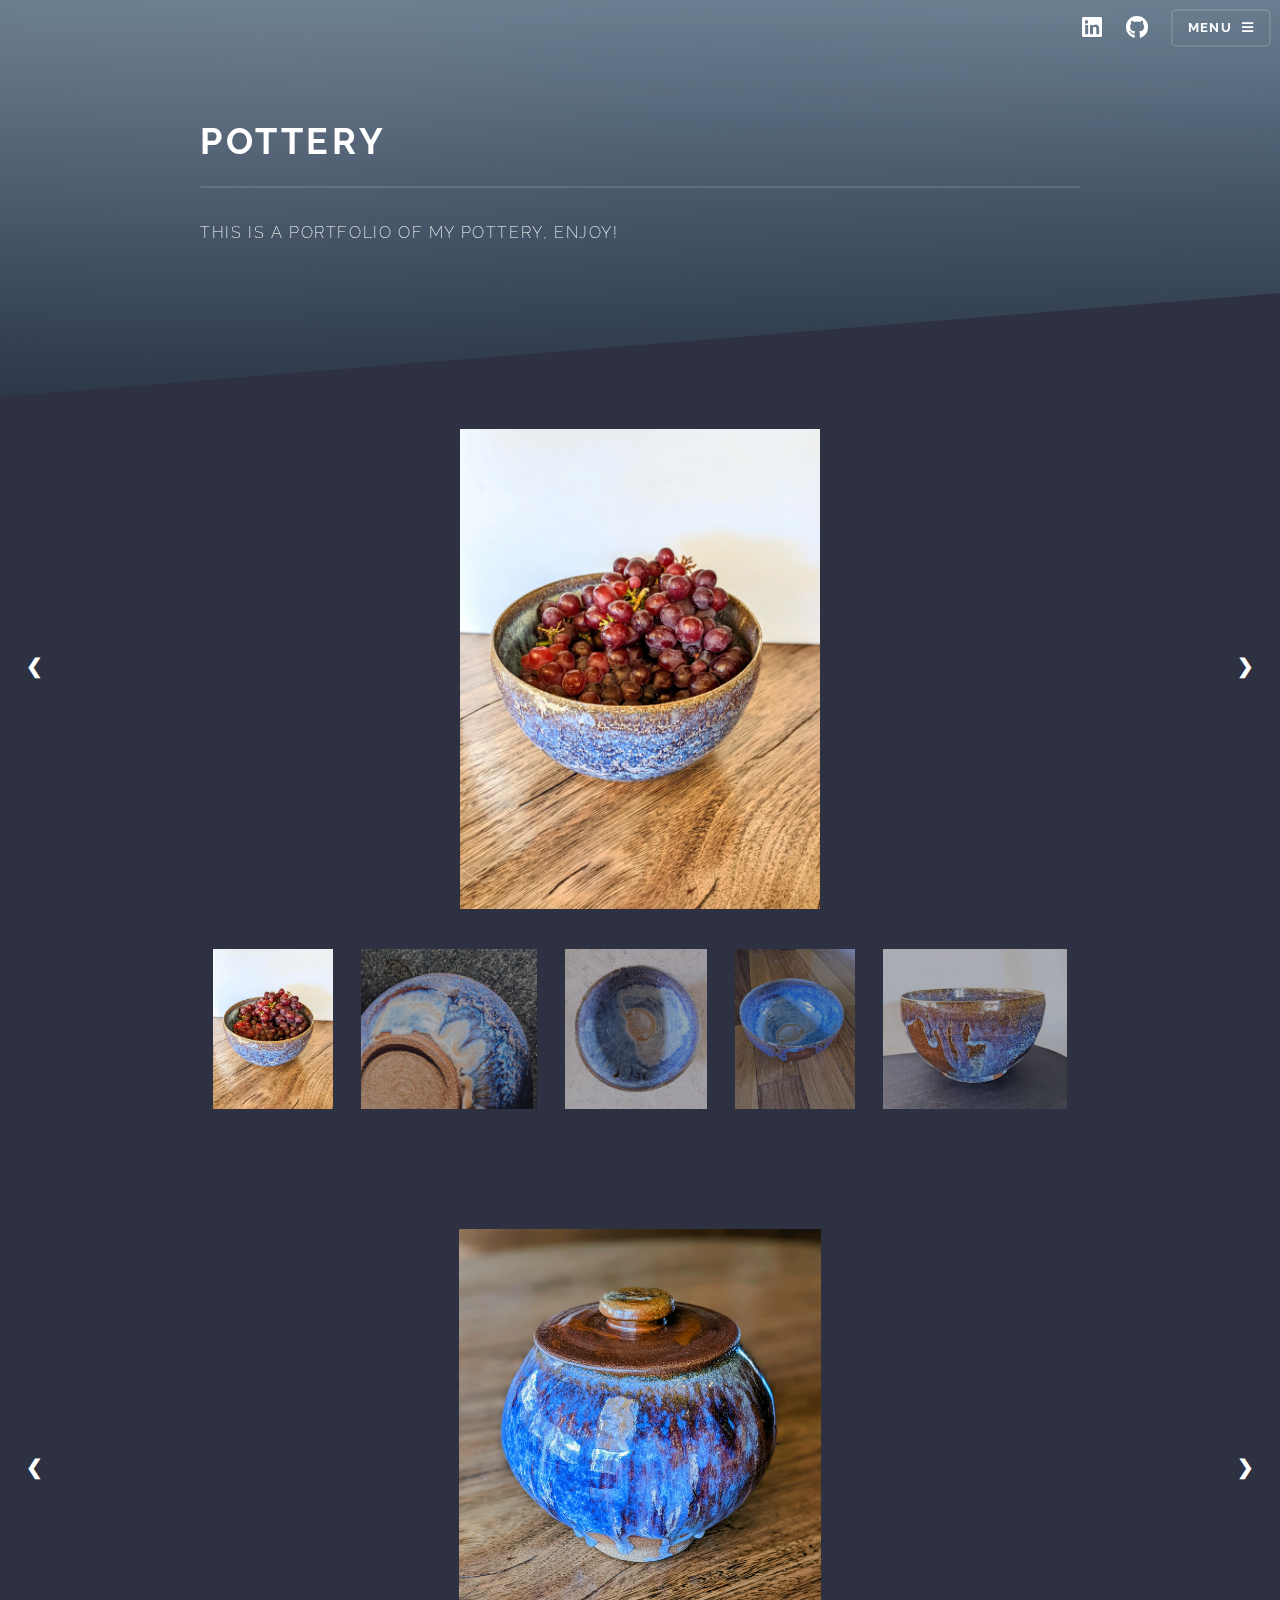
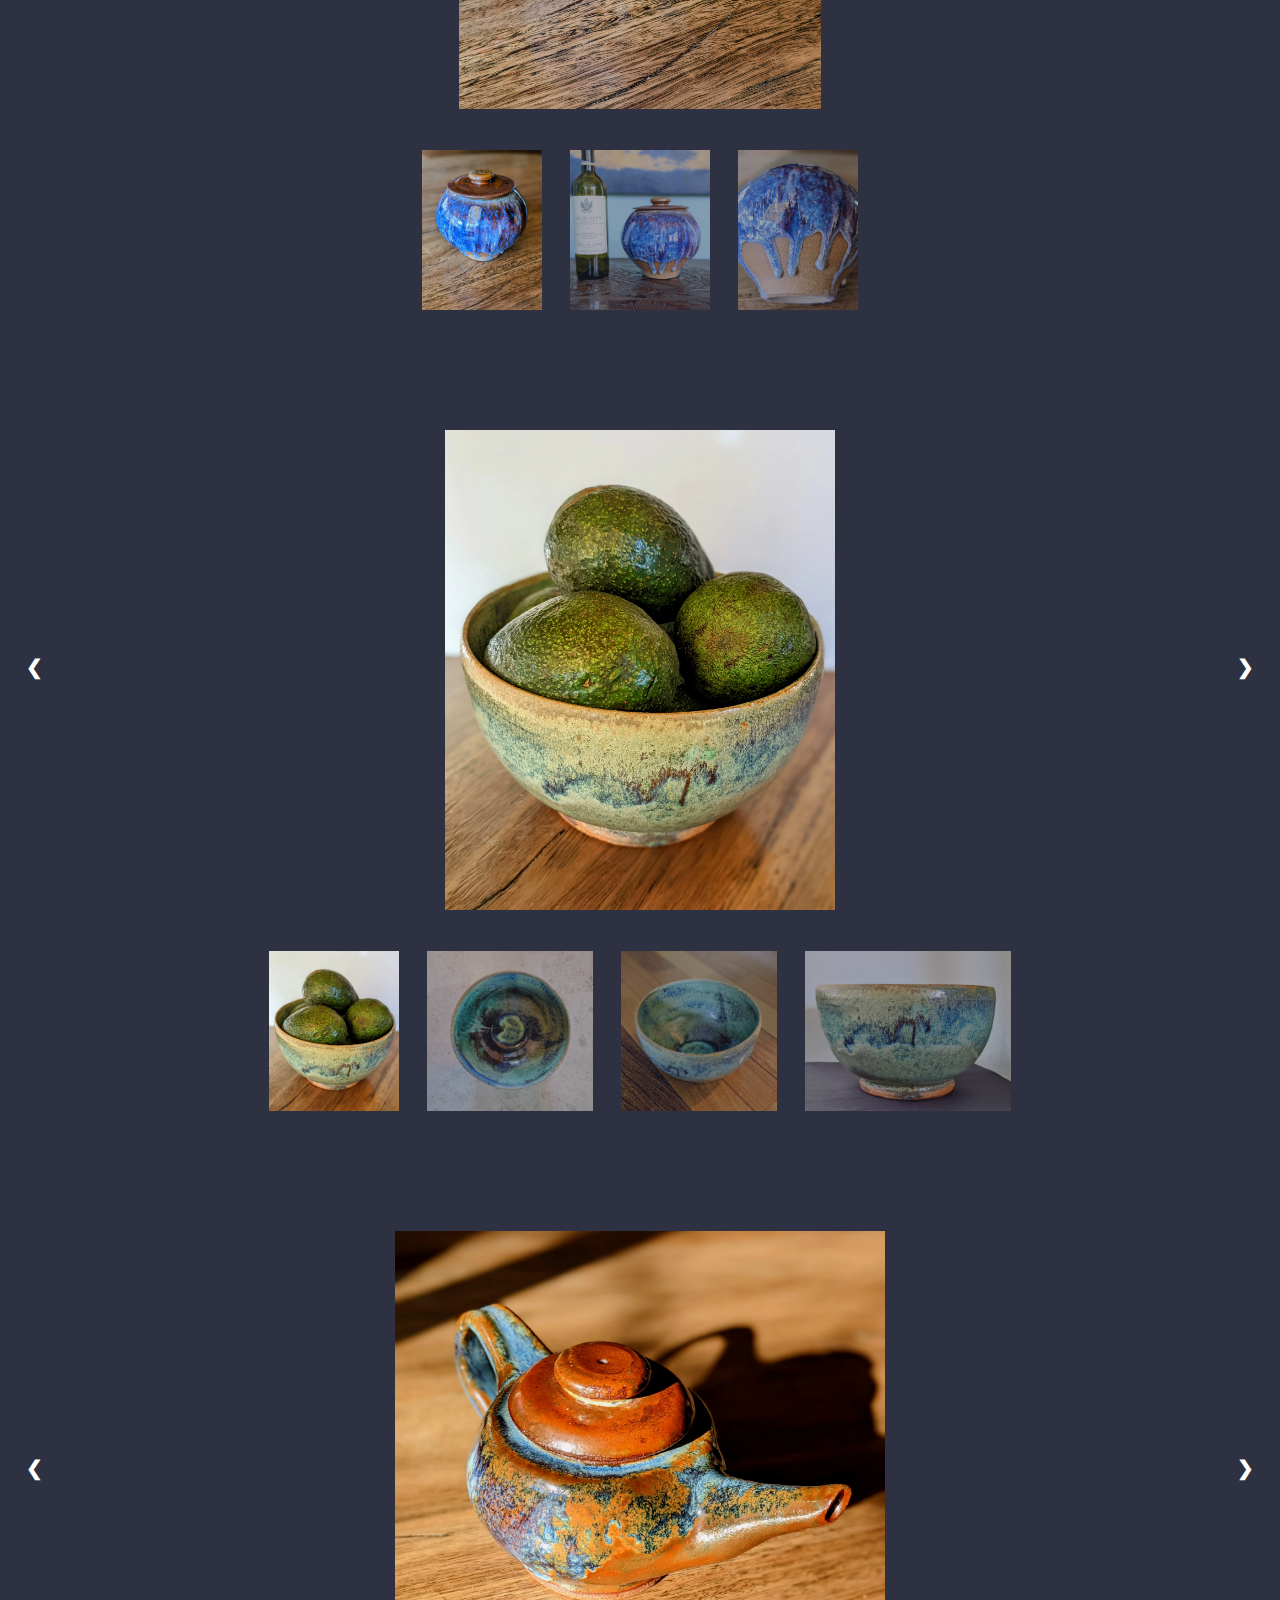
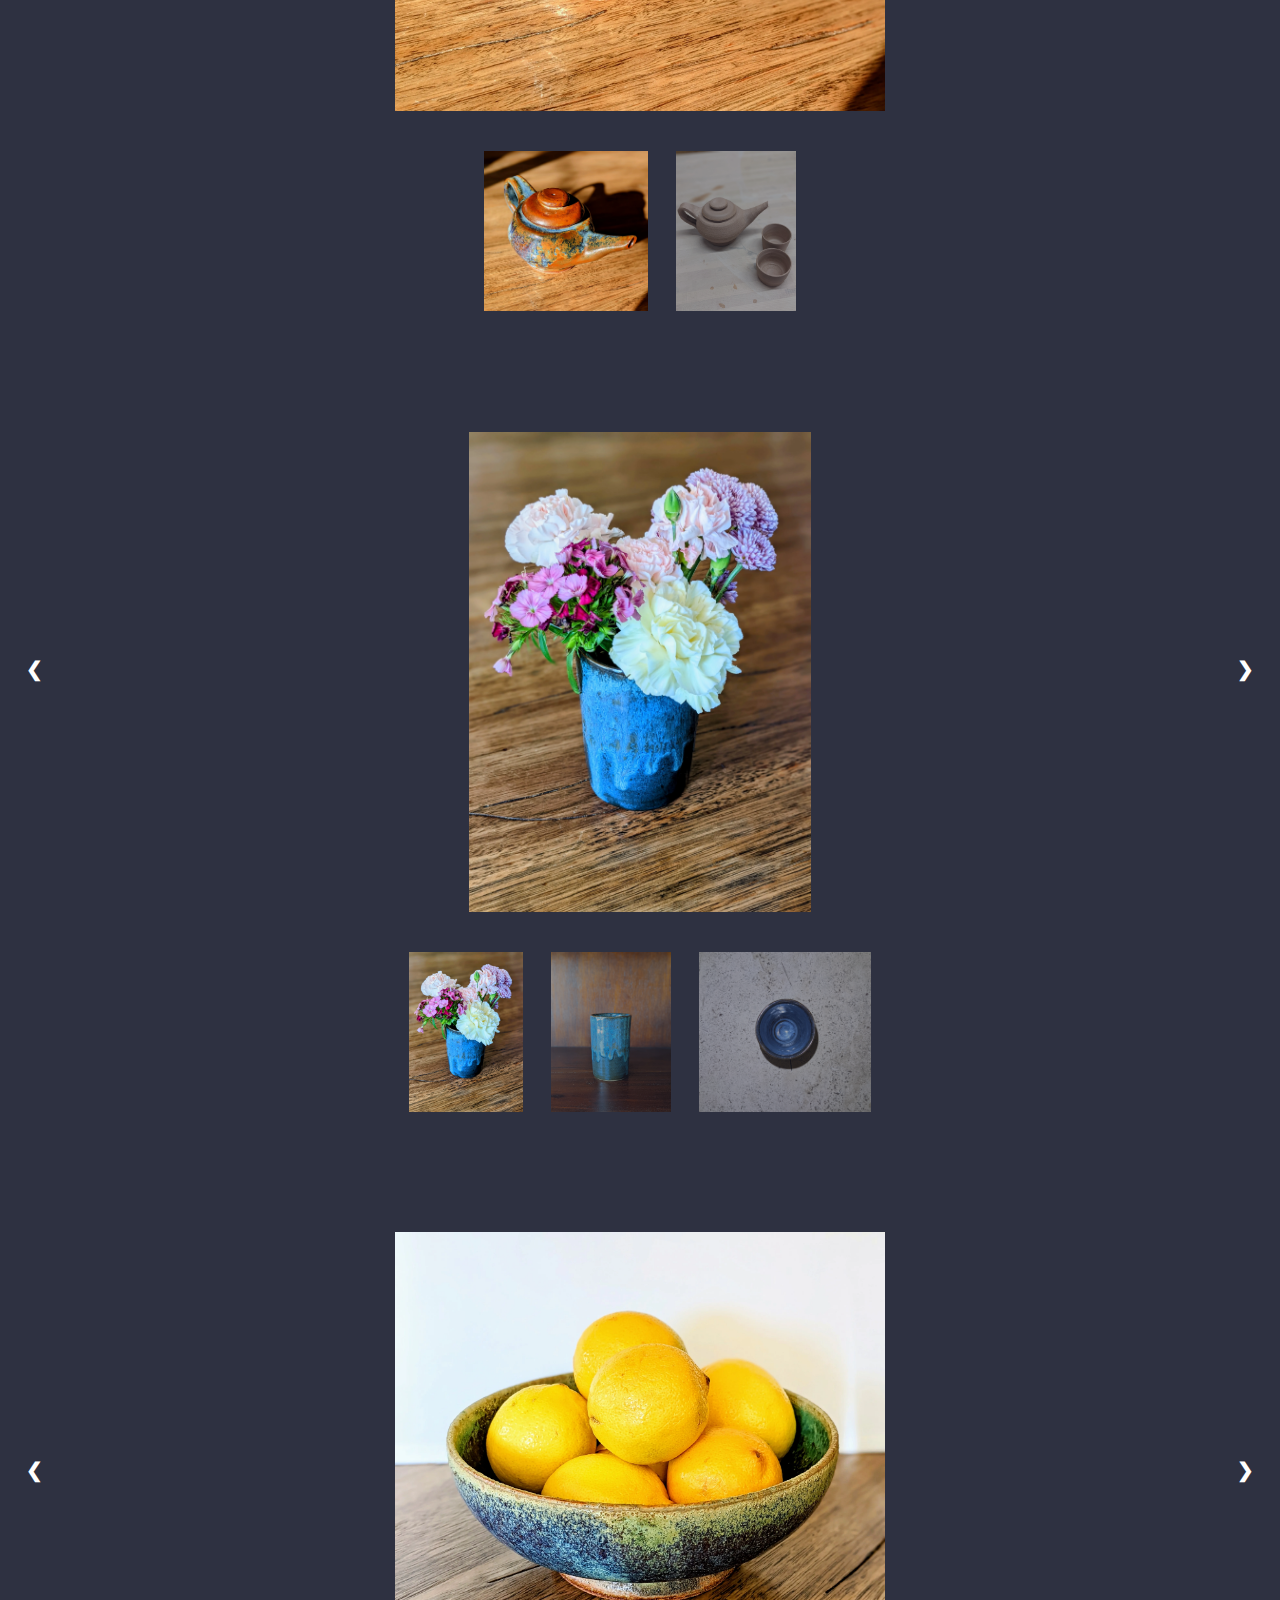
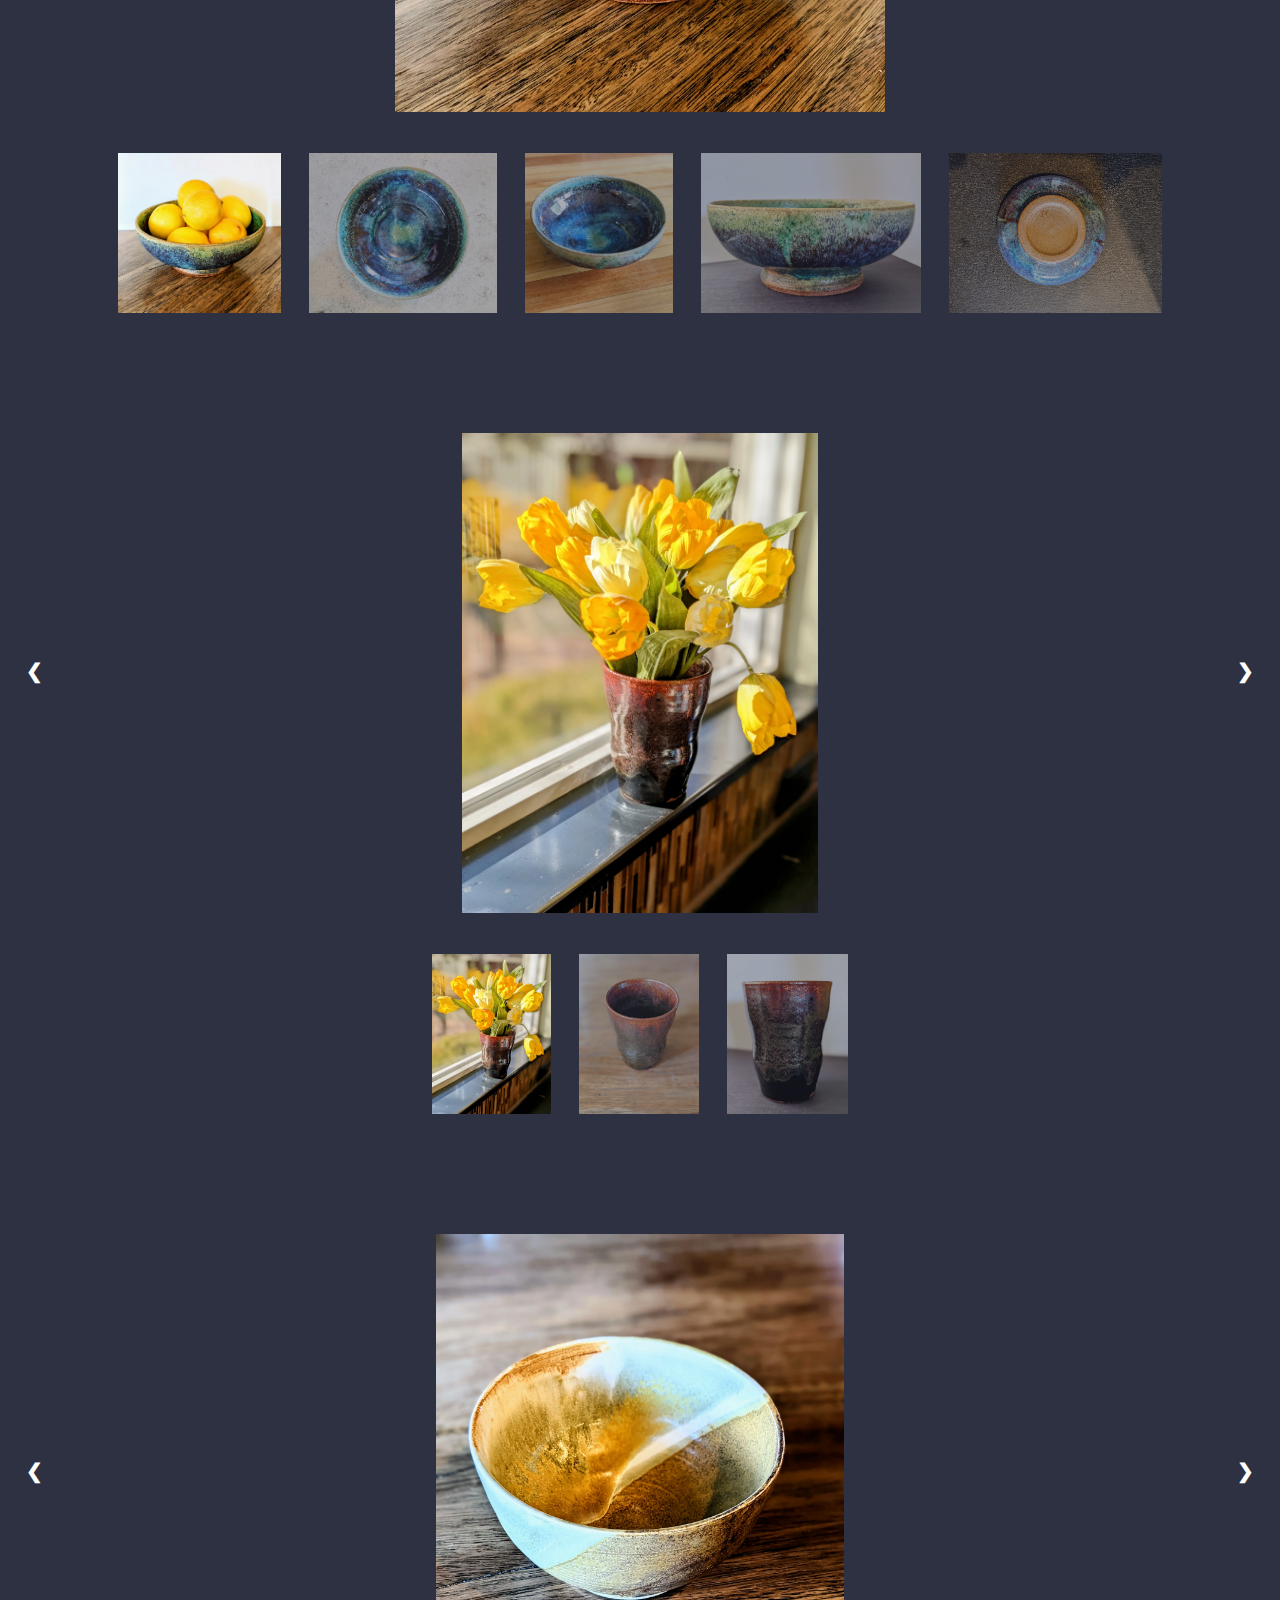
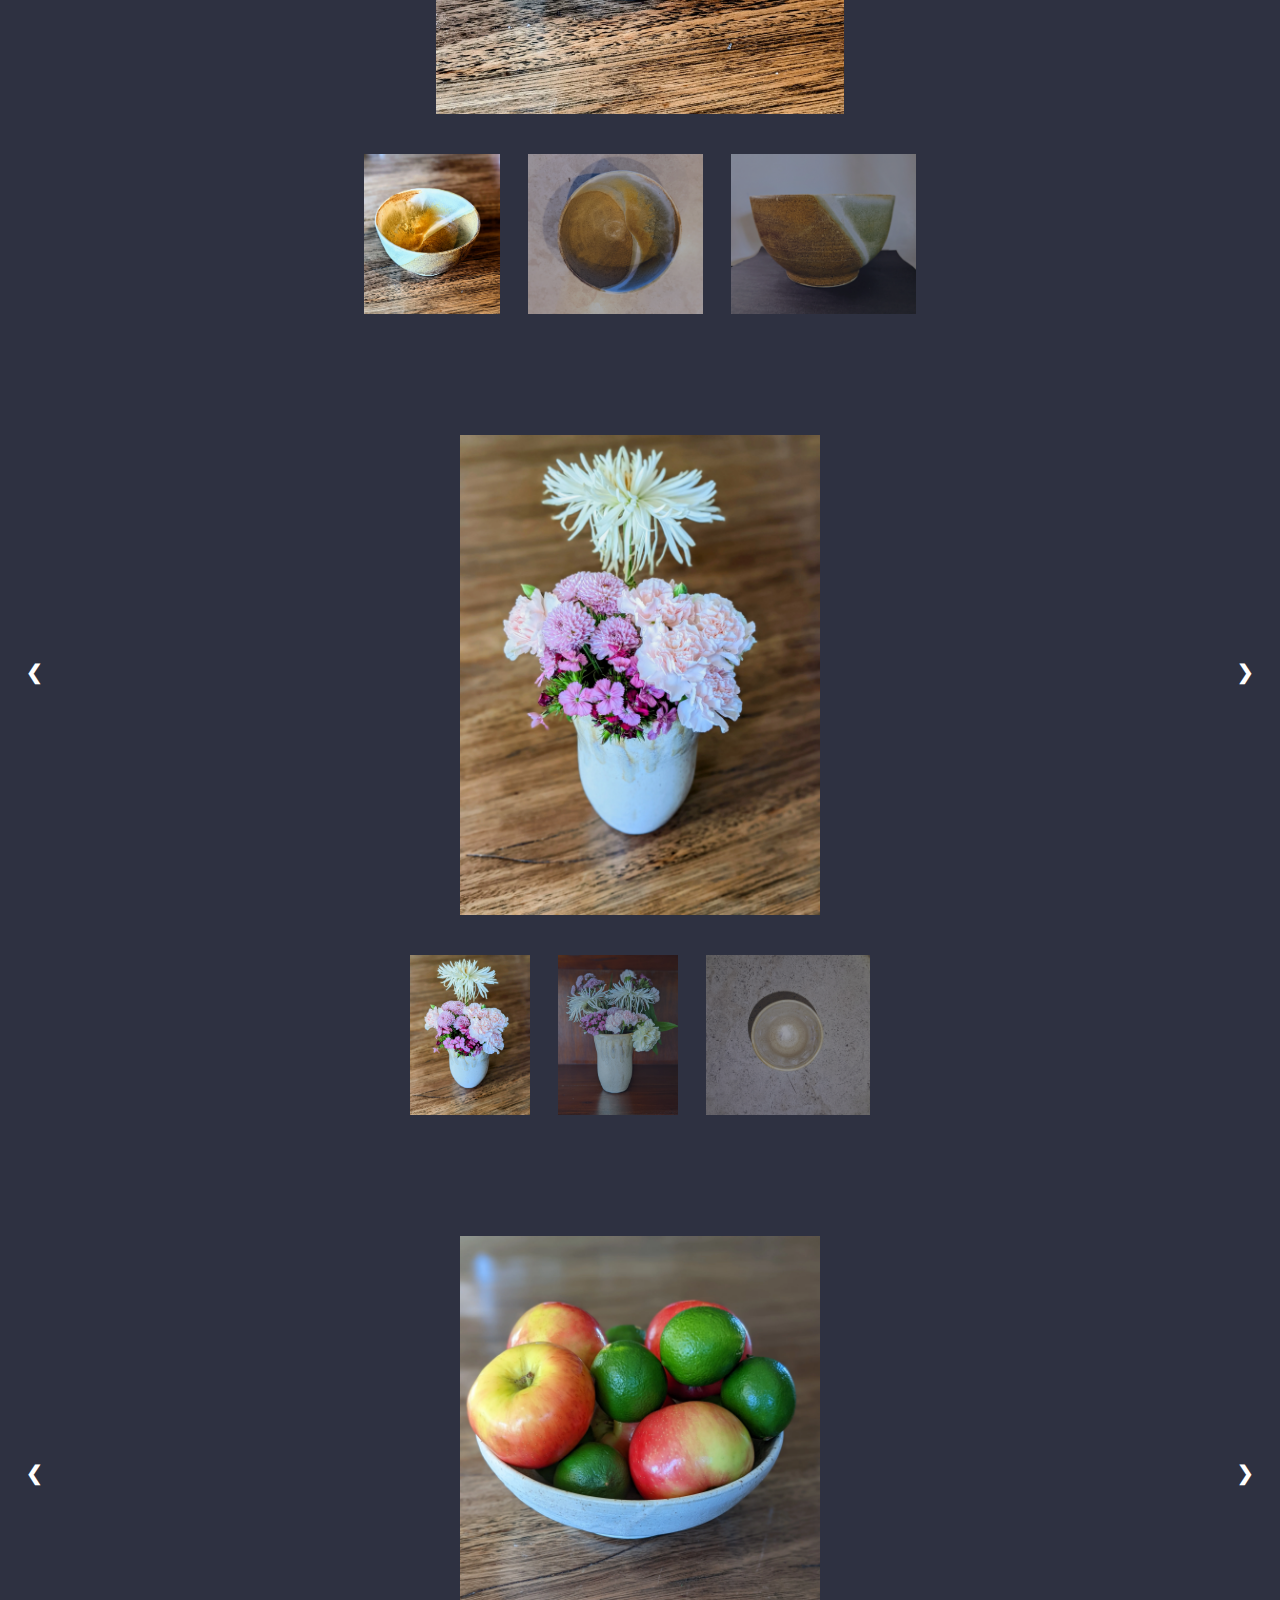
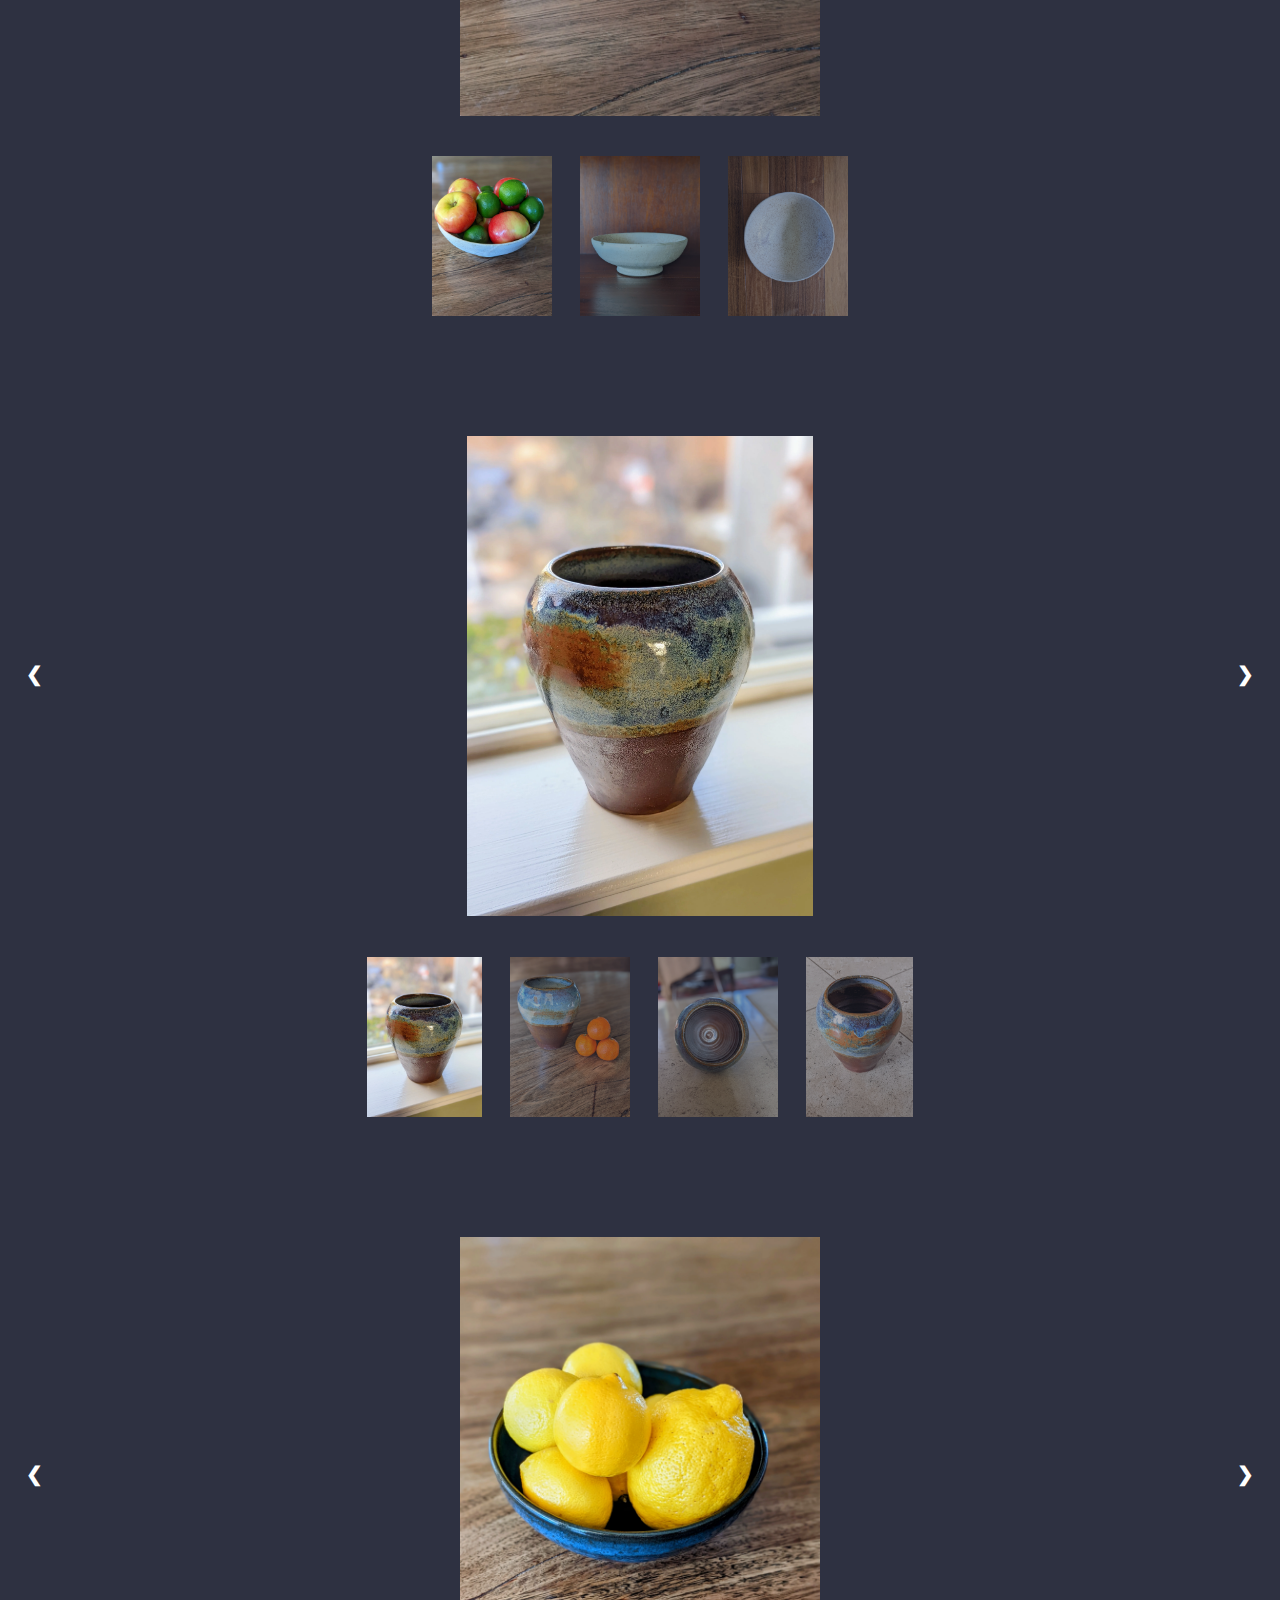
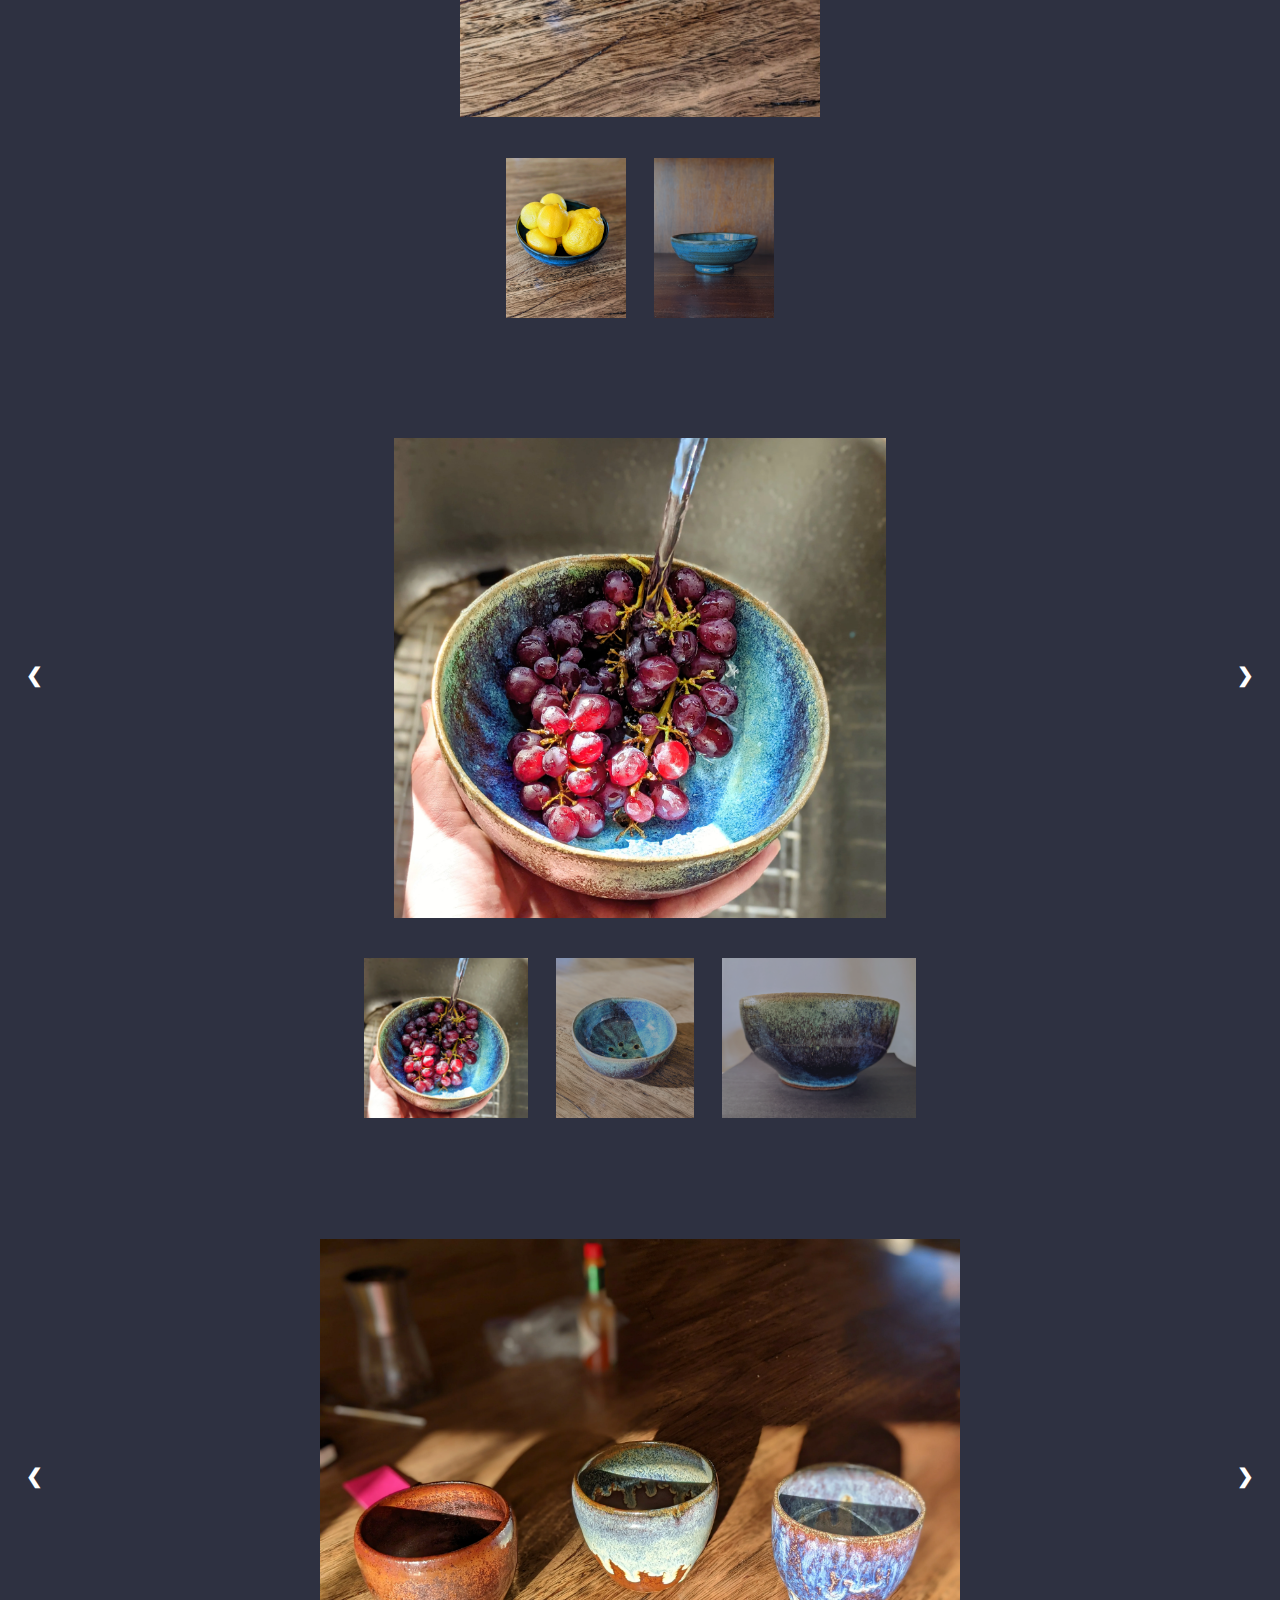
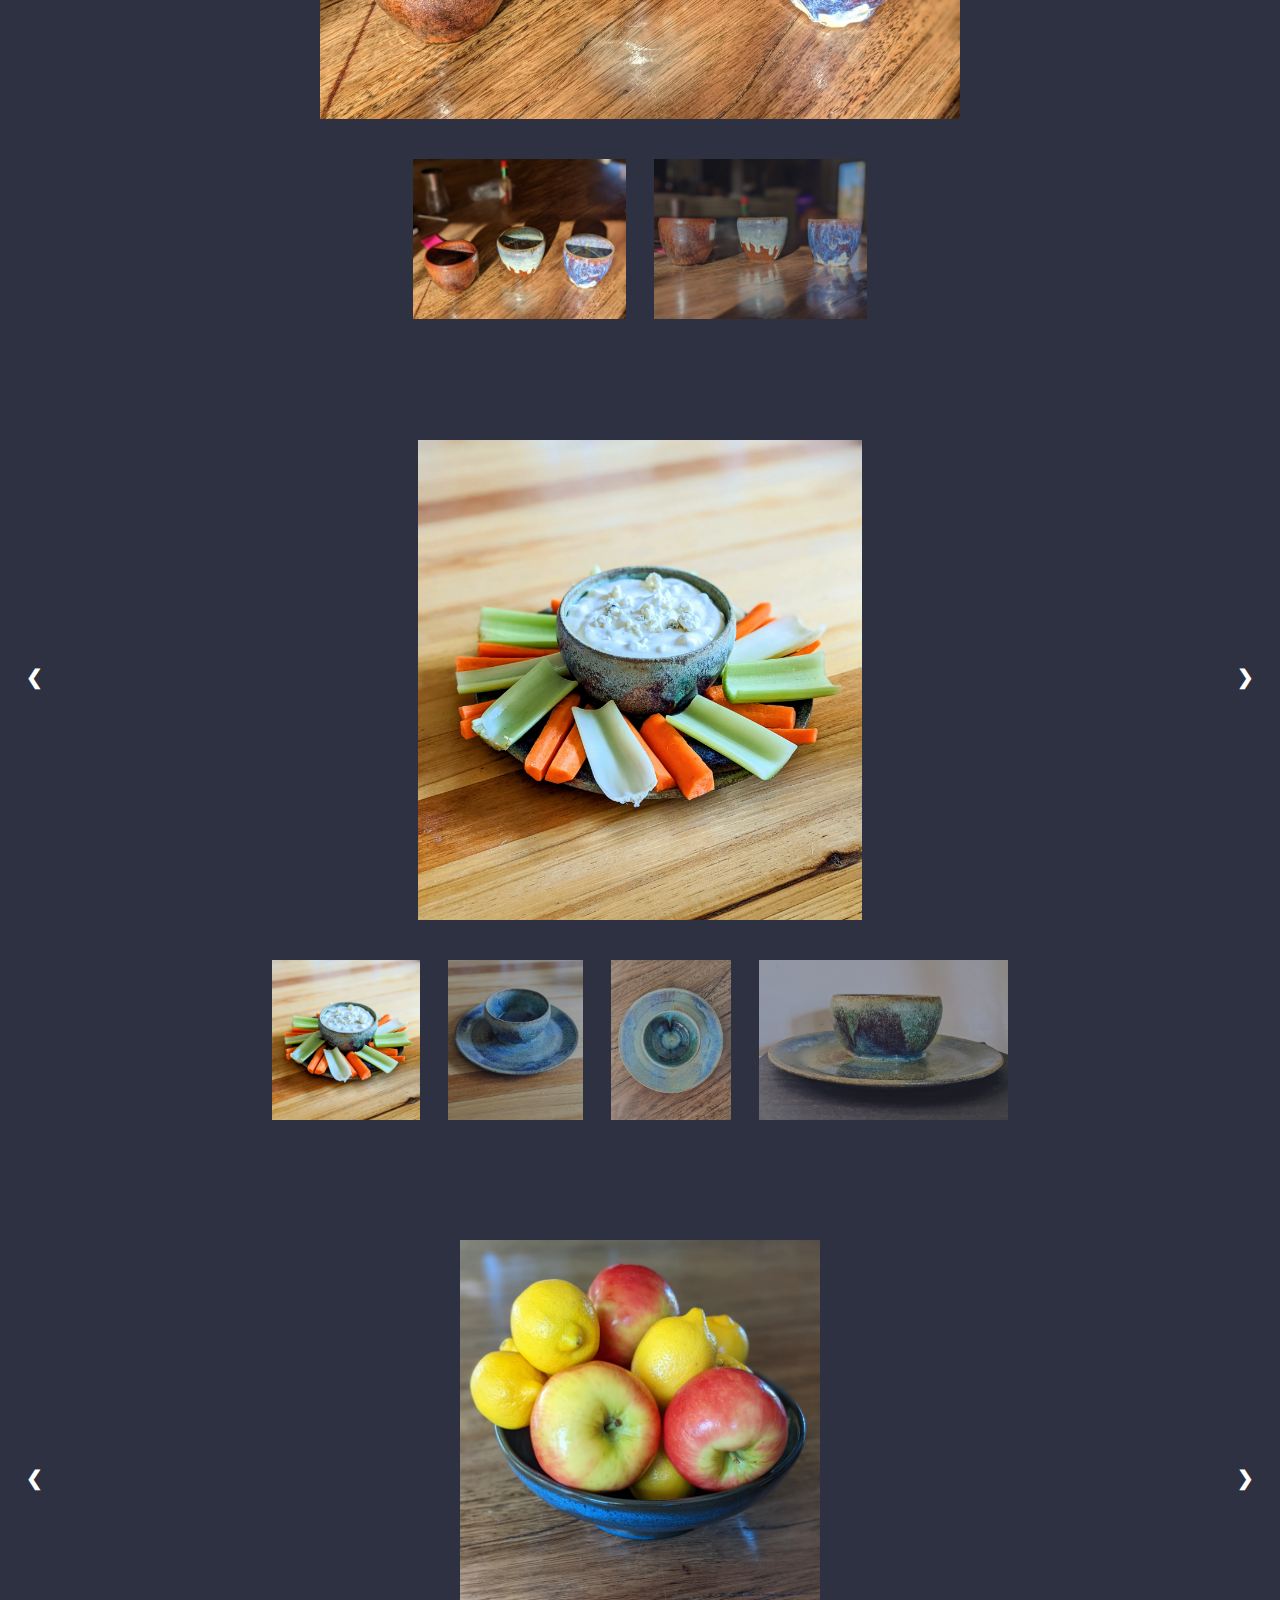
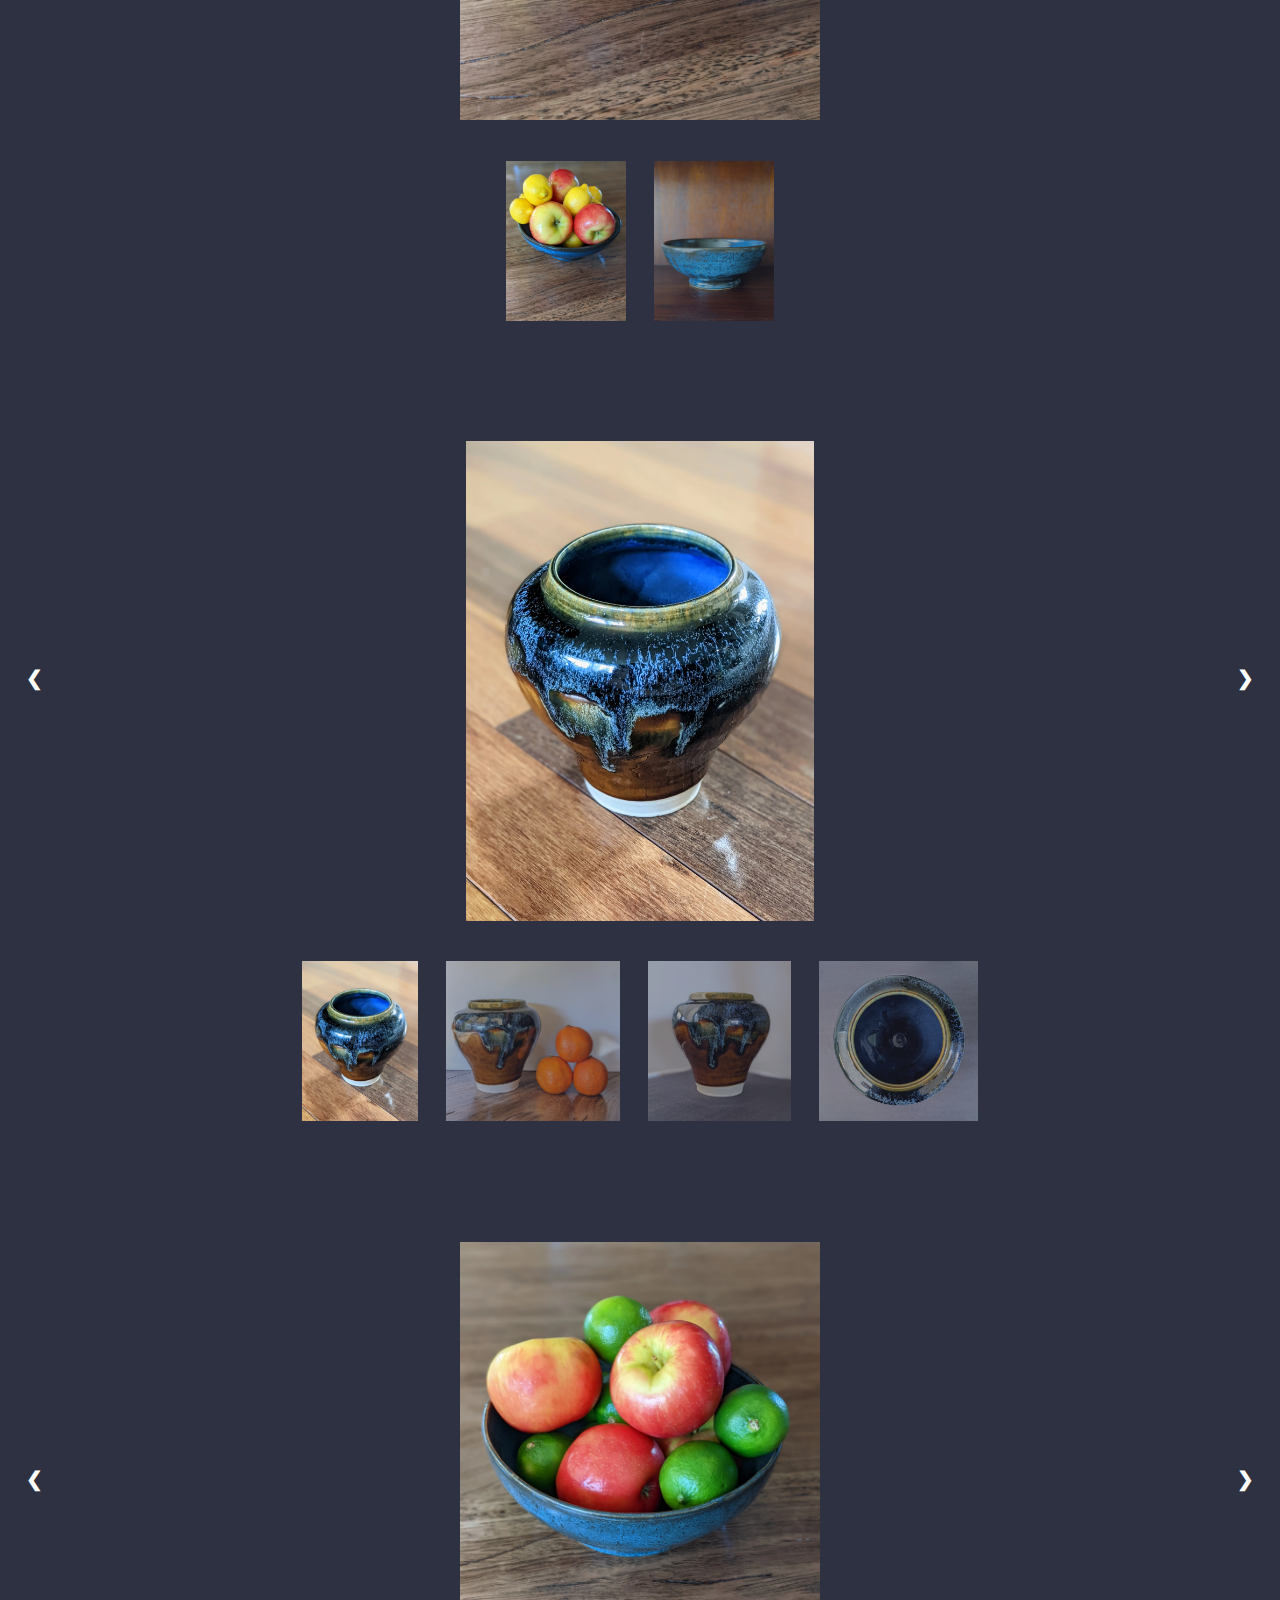
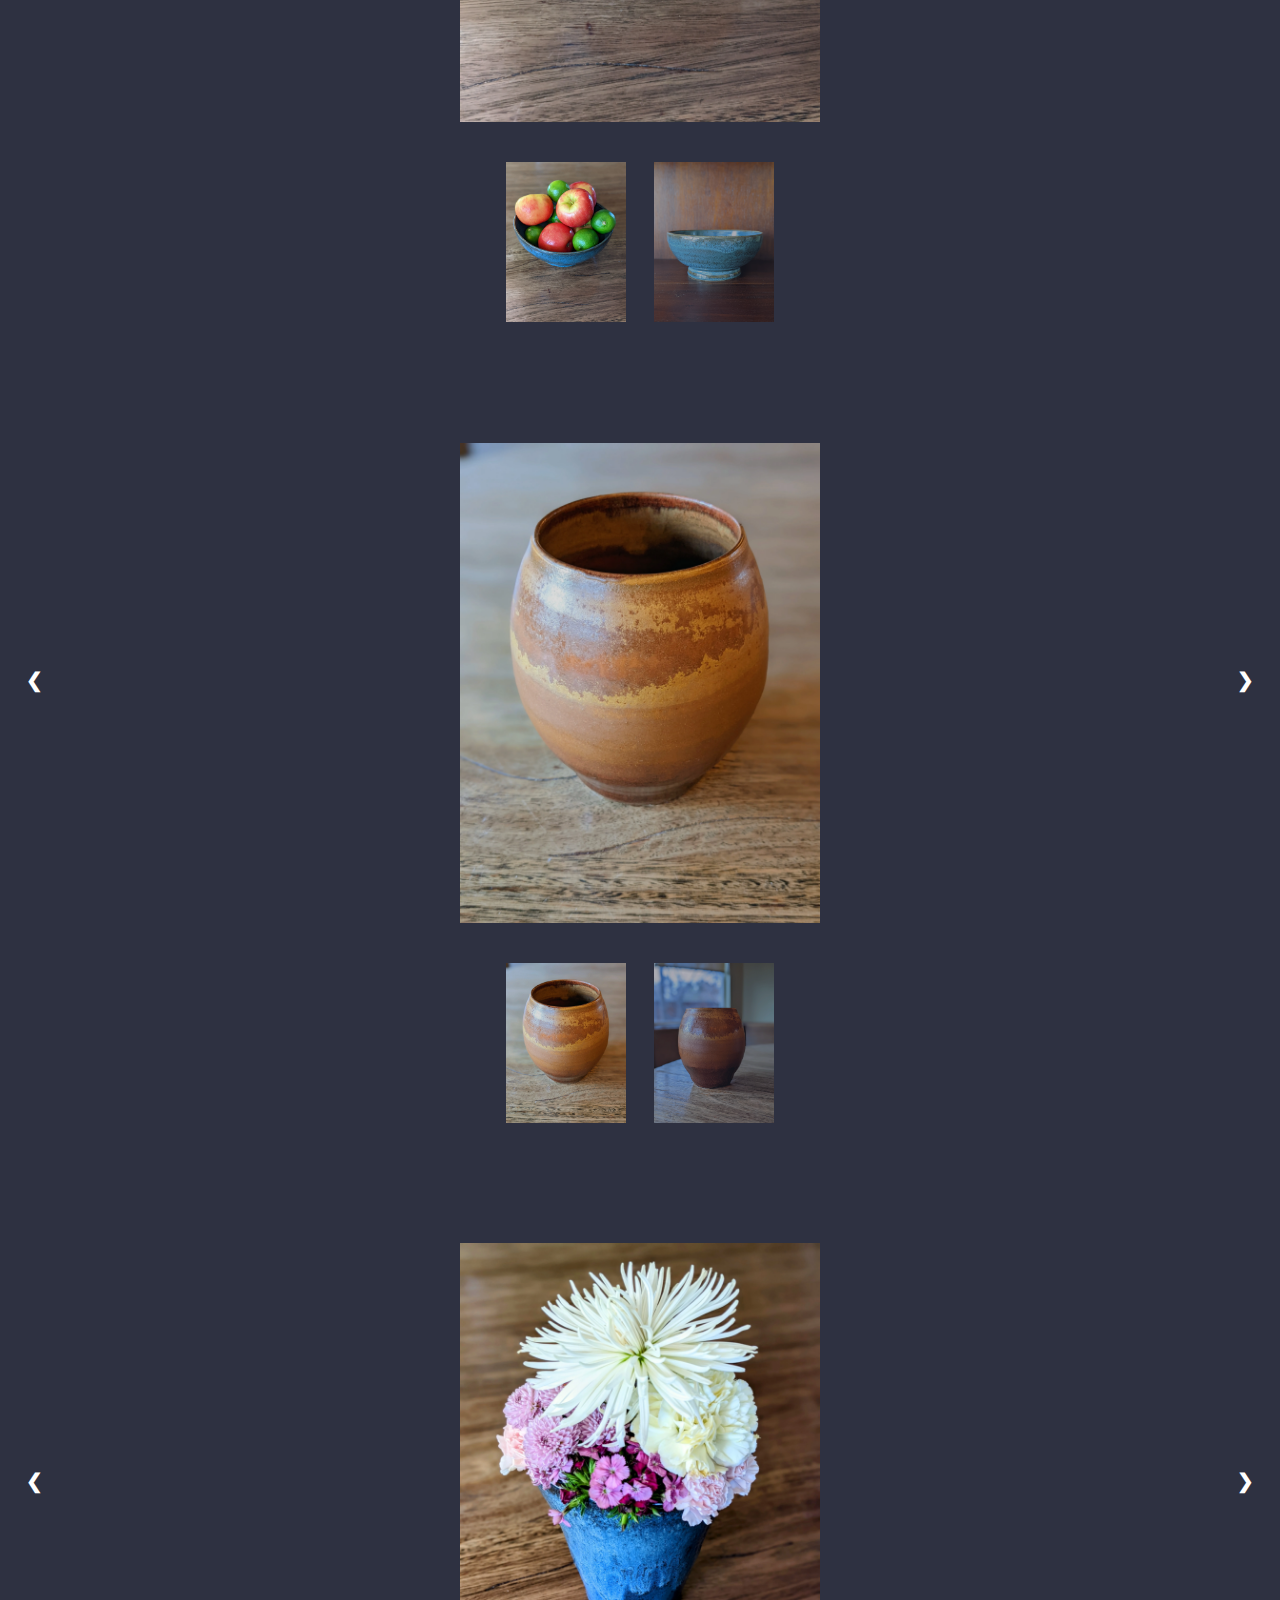
<file: pottery.html>
<!DOCTYPE HTML>
<!--
	JT Klenke's Portfolio Website, project page
	Template by HTML5 UP under CCA 3.0 license (html5up.net/license)
-->
<html>

<head>
	<title>JT Klenke</title>
	<link rel="icon" type="image/x-icon" href="/images/Favicon.png">
	<meta charset="utf-8" />
	<meta name="viewport" content="width=device-width, initial-scale=1, user-scalable=no" />
	<link rel="stylesheet" href="assets/css/main.css" />
	<noscript>
		<link rel="stylesheet" href="assets/css/noscript.css" />
	</noscript>
</head>
<!-- Header -->
<header id="header" class="alt">
	<h1><a href="#">Pottery</a></h1>
	<nav>
		<a href="#menu">Menu</a>
		<icons>
			<a href="https://github.com/jt-klenke" target="_blank" rel="noopener noreferrer"
				class="icon brands fa-github"><span class="label">GitHub</span></a>
			<icons>
				<a href="https://www.linkedin.com/in/jtklenke/" target="_blank" rel="noopener noreferrer"
					class="icon brands fa-linkedin"><span class="label">LinkedIn</span></a>
			</icons>
		</icons>
	</nav>
</header>

<body class="is-preload">

	<!-- Page Wrapper -->
	<div id="page-wrapper">


		<!-- Menu -->
		<nav id="menu">
			<div class="inner">
				<h2>Menu</h2>
				<ul class="links">
					<li><a href="index.html">Home</a></li>
					<li><a href="projects.html">Projects</a></li>
					<li><a href="projects.html">Logs</a></li>
					<li><a href="pottery.html">Pottery</a></li>
					<li><a href="photos.html">Photos</a></li>
				</ul>
				<a href="#" class="close">Close</a>
			</div>
		</nav>
		<!-- Banner -->
		<section id="banner">
			<div class="inner">
				<h2>Pottery</h2>
				<p>This is a portfolio of my pottery, enjoy!</p>
			</div>
		</section>

		<!-- Wrapper -->
		<div class="wrapper">
			<!-- Container for the image gallery -->
			<div class="gallery">

				<!-- Full-width images with number text -->
				<div class="slide">
					<img class="centerimage" src="images/Pottery/largebluebowl/1.webp">
				</div>

				<div class="slide">
					<img class="centerimage" src="images/Pottery/largebluebowl/2.webp">
				</div>

				<div class="slide">
					<img class="centerimage" src="images/Pottery/largebluebowl/3.webp">
				</div>

				<div class="slide">
					<img class="centerimage" src="images/Pottery/largebluebowl/4.webp">
				</div>

				<div class="slide">
					<img class="centerimage" src="images/Pottery/largebluebowl/5.webp">
				</div>


				<!-- Next and previous buttons -->
				<a class="prev" onclick="changeSlide(-1, this)">&#10094;</a>
				<a class="next" onclick="changeSlide(1, this)">&#10095;</a>


				<!-- Thumbnail images -->
				<div class="row">
					<div class="column">
						<img class="preview cursor" src="images/Pottery/largebluebowl/1.webp" style="width:100%"
							onclick="setSlide(0, this)">
					</div>
					<div class="column">
						<img class="preview cursor" src="images/Pottery/largebluebowl/2.webp" style="width:100%"
							onclick="setSlide(1, this)">
					</div>
					<div class="column">
						<img class="preview cursor" src="images/Pottery/largebluebowl/3.webp" style="width:100%"
							onclick="setSlide(2, this)">
					</div>
					<div class="column">
						<img class="preview cursor" src="images/Pottery/largebluebowl/4.webp" style="width:100%"
							onclick="setSlide(3, this)">
					</div>
					<div class="column">
						<img class="preview cursor" src="images/Pottery/largebluebowl/5.webp" style="width:100%"
							onclick="setSlide(4, this)">
					</div>
				</div>
			</div>



			<div class="gallery">

				<!-- Full-width images with number text -->
				<div class="slide">
					<img class="centerimage" src="images/Pottery/bluejar/2.webp">
				</div>

				<div class="slide">
					<img class="centerimage" src="images/Pottery/bluejar/1.webp">
				</div>

				<div class="slide">
					<img class="centerimage" src="images/Pottery/bluejar/3.webp">
				</div>
				<!-- Next and previous buttons -->
				<a class="prev" onclick="changeSlide(-1, this)">&#10094;</a>
				<a class="next" onclick="changeSlide(1, this)">&#10095;</a>


				<!-- Thumbnail images -->
				<div class="row">
					<div class="column">
						<img class="preview cursor" src="images/Pottery/bluejar/2.webp" style="width:100%"
							onclick="setSlide(0, this)">
					</div>
					<div class="column">
						<img class="preview cursor" src="images/Pottery/bluejar/1.webp" style="width:100%"
							onclick="setSlide(1, this)">
					</div>
					<div class="column">
						<img class="preview cursor" src="images/Pottery/bluejar/3.webp" style="width:100%"
							onclick="setSlide(2, this)">
					</div>

				</div>
			</div>

			<div class="gallery">

				<!-- Full-width images with number text -->
				<div class="slide">
					<img class="centerimage" src="images/Pottery/largegreenbowl/1.webp">
				</div>

				<div class="slide">
					<img class="centerimage" src="images/Pottery/largegreenbowl/2.webp">
				</div>

				<div class="slide">
					<img class="centerimage" src="images/Pottery/largegreenbowl/3.webp">
				</div>

				<div class="slide">
					<img class="centerimage" src="images/Pottery/largegreenbowl/4.webp">
				</div>
				<!-- Next and previous buttons -->
				<a class="prev" onclick="changeSlide(-1, this)">&#10094;</a>
				<a class="next" onclick="changeSlide(1, this)">&#10095;</a>


				<!-- Thumbnail images -->
				<div class="row">
					<div class="column">
						<img class="preview cursor" src="images/Pottery/largegreenbowl/1.webp" style="width:100%"
							onclick="setSlide(0, this)">
					</div>
					<div class="column">
						<img class="preview cursor" src="images/Pottery/largegreenbowl/2.webp" style="width:100%"
							onclick="setSlide(1, this)">
					</div>
					<div class="column">
						<img class="preview cursor" src="images/Pottery/largegreenbowl/3.webp" style="width:100%"
							onclick="setSlide(2, this)">
					</div>
					<div class="column">
						<img class="preview cursor" src="images/Pottery/largegreenbowl/4.webp" style="width:100%"
							onclick="setSlide(3, this)">
					</div>

				</div>
			</div>

			<div class="gallery">

				<!-- Full-width images with number text -->
				<div class="slide">
					<img class="centerimage" src="images/Pottery/teapot/1.webp">
				</div>

				<div class="slide">
					<img class="centerimage" src="images/Pottery/teapot/2.webp">
				</div>
				<!-- Next and previous buttons -->
				<a class="prev" onclick="changeSlide(-1, this)">&#10094;</a>
				<a class="next" onclick="changeSlide(1, this)">&#10095;</a>


				<!-- Thumbnail images -->
				<div class="row">
					<div class="column">
						<img class="preview cursor" src="images/Pottery/teapot/1.webp" style="width:100%"
							onclick="setSlide(0, this)">
					</div>
					<div class="column">
						<img class="preview cursor" src="images/Pottery/teapot/2.webp" style="width:100%"
							onclick="setSlide(1, this)">
					</div>

				</div>
			</div>

			<div class="gallery">

				<!-- Full-width images with number text -->
				<div class="slide">
					<img class="centerimage" src="images/Pottery/smallbluevase/1.webp">
				</div>

				<div class="slide">
					<img class="centerimage" src="images/Pottery/smallbluevase/2.webp">
				</div>

				<div class="slide">
					<img class="centerimage" src="images/Pottery/smallbluevase/3.webp">
				</div>
				<!-- Next and previous buttons -->
				<a class="prev" onclick="changeSlide(-1, this)">&#10094;</a>
				<a class="next" onclick="changeSlide(1, this)">&#10095;</a>


				<!-- Thumbnail images -->
				<div class="row">
					<div class="column">
						<img class="preview cursor" src="images/Pottery/smallbluevase/1.webp" style="width:100%"
							onclick="setSlide(0, this)">
					</div>
					<div class="column">
						<img class="preview cursor" src="images/Pottery/smallbluevase/2.webp" style="width:100%"
							onclick="setSlide(1, this)">
					</div>
					<div class="column">
						<img class="preview cursor" src="images/Pottery/smallbluevase/3.webp" style="width:100%"
							onclick="setSlide(2, this)">
					</div>

				</div>
			</div>

</body>

<body>
	<div class="gallery">

		<!-- Full-width images with number text -->
		<div class="slide">
			<img class="centerimage" src="images/Pottery/shortgreenbowl/1.webp">
		</div>

		<div class="slide">
			<img class="centerimage" src="images/Pottery/shortgreenbowl/2.webp">
		</div>

		<div class="slide">
			<img class="centerimage" src="images/Pottery/shortgreenbowl/3.webp">
		</div>

		<div class="slide">
			<img class="centerimage" src="images/Pottery/shortgreenbowl/4.webp">
		</div>

		<div class="slide">
			<img class="centerimage" src="images/Pottery/shortgreenbowl/5.webp">
		</div>
		<!-- Next and previous buttons -->
		<a class="prev" onclick="changeSlide(-1, this)">&#10094;</a>
		<a class="next" onclick="changeSlide(1, this)">&#10095;</a>


		<!-- Thumbnail images -->
		<div class="row">
			<div class="column">
				<img class="preview cursor" src="images/Pottery/shortgreenbowl/1.webp" style="width:100%"
					onclick="setSlide(0, this)">
			</div>
			<div class="column">
				<img class="preview cursor" src="images/Pottery/shortgreenbowl/2.webp" style="width:100%"
					onclick="setSlide(1, this)">
			</div>
			<div class="column">
				<img class="preview cursor" src="images/Pottery/shortgreenbowl/3.webp" style="width:100%"
					onclick="setSlide(2, this)">
			</div>
			<div class="column">
				<img class="preview cursor" src="images/Pottery/shortgreenbowl/4.webp" style="width:100%"
					onclick="setSlide(3, this)">
			</div>
			<div class="column">
				<img class="preview cursor" src="images/Pottery/shortgreenbowl/5.webp" style="width:100%"
					onclick="setSlide(4, this)">
			</div>

		</div>
	</div>

	<div class="gallery">

		<!-- Full-width images with number text -->
		<div class="slide">
			<img class="centerimage" src="images/Pottery/redblackvase/1.webp">
		</div>

		<div class="slide">
			<img class="centerimage" src="images/Pottery/redblackvase/2.webp">
		</div>

		<div class="slide">
			<img class="centerimage" src="images/Pottery/redblackvase/3.webp">
		</div>

		<!-- Next and previous buttons -->
		<a class="prev" onclick="changeSlide(-1, this)">&#10094;</a>
		<a class="next" onclick="changeSlide(1, this)">&#10095;</a>


		<!-- Thumbnail images -->
		<div class="row">
			<div class="column">
				<img class="preview cursor" src="images/Pottery/redblackvase/1.webp" style="width:100%"
					onclick="setSlide(0, this)">
			</div>
			<div class="column">
				<img class="preview cursor" src="images/Pottery/redblackvase/2.webp" style="width:100%"
					onclick="setSlide(1, this)">
			</div>
			<div class="column">
				<img class="preview cursor" src="images/Pottery/redblackvase/3.webp" style="width:100%"
					onclick="setSlide(2, this)">
			</div>

		</div>
	</div>

	<div class="gallery">

		<!-- Full-width images with number text -->
		<div class="slide">
			<img class="centerimage" src="images/Pottery/orangegreenbowl/1.webp">
		</div>

		<div class="slide">
			<img class="centerimage" src="images/Pottery/orangegreenbowl/2.webp">
		</div>

		<div class="slide">
			<img class="centerimage" src="images/Pottery/orangegreenbowl/3.webp">
		</div>

		<!-- Next and previous buttons -->
		<a class="prev" onclick="changeSlide(-1, this)">&#10094;</a>
		<a class="next" onclick="changeSlide(1, this)">&#10095;</a>


		<!-- Thumbnail images -->
		<div class="row">
			<div class="column">
				<img class="preview cursor" src="images/Pottery/orangegreenbowl/1.webp" style="width:100%"
					onclick="setSlide(0, this)">
			</div>
			<div class="column">
				<img class="preview cursor" src="images/Pottery/orangegreenbowl/2.webp" style="width:100%"
					onclick="setSlide(1, this)">
			</div>
			<div class="column">
				<img class="preview cursor" src="images/Pottery/orangegreenbowl/3.webp" style="width:100%"
					onclick="setSlide(2, this)">
			</div>

		</div>
	</div>

	<div class="gallery">

		<!-- Full-width images with number text -->
		<div class="slide">
			<img class="centerimage" src="images/Pottery/whitevase/1.webp">
		</div>

		<div class="slide">
			<img class="centerimage" src="images/Pottery/whitevase/2.webp">
		</div>

		<div class="slide">
			<img class="centerimage" src="images/Pottery/whitevase/3.webp">
		</div>

		<!-- Next and previous buttons -->
		<a class="prev" onclick="changeSlide(-1, this)">&#10094;</a>
		<a class="next" onclick="changeSlide(1, this)">&#10095;</a>


		<!-- Thumbnail images -->
		<div class="row">
			<div class="column">
				<img class="preview cursor" src="images/Pottery/whitevase/1.webp" style="width:100%"
					onclick="setSlide(0, this)">
			</div>
			<div class="column">
				<img class="preview cursor" src="images/Pottery/whitevase/2.webp" style="width:100%"
					onclick="setSlide(1, this)">
			</div>
			<div class="column">
				<img class="preview cursor" src="images/Pottery/whitevase/3.webp" style="width:100%"
					onclick="setSlide(2, this)">
			</div>

		</div>
	</div>

	<div class="gallery">

		<!-- Full-width images with number text -->
		<div class="slide">
			<img class="centerimage" src="images/Pottery/spottedbowl/1.webp">
		</div>

		<div class="slide">
			<img class="centerimage" src="images/Pottery/spottedbowl/2.webp">
		</div>

		<div class="slide">
			<img class="centerimage" src="images/Pottery/spottedbowl/3.webp">
		</div>

		<!-- Next and previous buttons -->
		<a class="prev" onclick="changeSlide(-1, this)">&#10094;</a>
		<a class="next" onclick="changeSlide(1, this)">&#10095;</a>


		<!-- Thumbnail images -->
		<div class="row">
			<div class="column">
				<img class="preview cursor" src="images/Pottery/spottedbowl/1.webp" style="width:100%"
					onclick="setSlide(0, this)">
			</div>
			<div class="column">
				<img class="preview cursor" src="images/Pottery/spottedbowl/2.webp" style="width:100%"
					onclick="setSlide(1, this)">
			</div>
			<div class="column">
				<img class="preview cursor" src="images/Pottery/spottedbowl/3.webp" style="width:100%"
					onclick="setSlide(2, this)">
			</div>

		</div>
	</div>

	<div class="gallery">

		<!-- Full-width images with number text -->
		<div class="slide">
			<img class="centerimage" src="images/Pottery/roundvase/1.webp">
		</div>

		<div class="slide">
			<img class="centerimage" src="images/Pottery/roundvase/2.webp">
		</div>

		<div class="slide">
			<img class="centerimage" src="images/Pottery/roundvase/3.webp">
		</div>

		<div class="slide">
			<img class="centerimage" src="images/Pottery/roundvase/4.webp">
		</div>
		<!-- Next and previous buttons -->
		<a class="prev" onclick="changeSlide(-1, this)">&#10094;</a>
		<a class="next" onclick="changeSlide(1, this)">&#10095;</a>


		<!-- Thumbnail images -->
		<div class="row">
			<div class="column">
				<img class="preview cursor" src="images/Pottery/roundvase/1.webp" style="width:100%"
					onclick="setSlide(0, this)">
			</div>
			<div class="column">
				<img class="preview cursor" src="images/Pottery/roundvase/2.webp" style="width:100%"
					onclick="setSlide(1, this)">
			</div>
			<div class="column">
				<img class="preview cursor" src="images/Pottery/roundvase/3.webp" style="width:100%"
					onclick="setSlide(2, this)">
			</div>
			<div class="column">
				<img class="preview cursor" src="images/Pottery/roundvase/4.webp" style="width:100%"
					onclick="setSlide(3, this)">
			</div>

		</div>
	</div>

	<div class="gallery">

		<!-- Full-width images with number text -->
		<div class="slide">
			<img class="centerimage" src="images/Pottery/smallestbluebowl/1.webp">
		</div>

		<div class="slide">
			<img class="centerimage" src="images/Pottery/smallestbluebowl/2.webp">
		</div>
		<!-- Next and previous buttons -->
		<a class="prev" onclick="changeSlide(-1, this)">&#10094;</a>
		<a class="next" onclick="changeSlide(1, this)">&#10095;</a>


		<!-- Thumbnail images -->
		<div class="row">
			<div class="column">
				<img class="preview cursor" src="images/Pottery/smallestbluebowl/1.webp" style="width:100%"
					onclick="setSlide(0, this)">
			</div>
			<div class="column">
				<img class="preview cursor" src="images/Pottery/smallestbluebowl/2.webp" style="width:100%"
					onclick="setSlide(1, this)">
			</div>

		</div>
	</div>

	<div class="gallery">

		<!-- Full-width images with number text -->
		<div class="slide">
			<img class="centerimage" src="images/Pottery/greencolander/1.webp">
		</div>

		<div class="slide">
			<img class="centerimage" src="images/Pottery/greencolander/2.webp">
		</div>

		<div class="slide">
			<img class="centerimage" src="images/Pottery/greencolander/3.webp">
		</div>
		<!-- Next and previous buttons -->
		<a class="prev" onclick="changeSlide(-1, this)">&#10094;</a>
		<a class="next" onclick="changeSlide(1, this)">&#10095;</a>


		<!-- Thumbnail images -->
		<div class="row">
			<div class="column">
				<img class="preview cursor" src="images/Pottery/greencolander/1.webp" style="width:100%"
					onclick="setSlide(0, this)">
			</div>
			<div class="column">
				<img class="preview cursor" src="images/Pottery/greencolander/2.webp" style="width:100%"
					onclick="setSlide(1, this)">
			</div>
			<div class="column">
				<img class="preview cursor" src="images/Pottery/greencolander/3.webp" style="width:100%"
					onclick="setSlide(2, this)">
			</div>

		</div>
	</div>

	<div class="gallery">

		<!-- Full-width images with number text -->
		<div class="slide">
			<img class="centerimage" src="images/Pottery/testcups/1.webp">
		</div>

		<div class="slide">
			<img class="centerimage" src="images/Pottery/testcups/2.webp">
		</div>
		<!-- Next and previous buttons -->
		<a class="prev" onclick="changeSlide(-1, this)">&#10094;</a>
		<a class="next" onclick="changeSlide(1, this)">&#10095;</a>


		<!-- Thumbnail images -->
		<div class="row">
			<div class="column">
				<img class="preview cursor" src="images/Pottery/testcups/1.webp" style="width:100%"
					onclick="setSlide(0, this)">
			</div>
			<div class="column">
				<img class="preview cursor" src="images/Pottery/testcups/2.webp" style="width:100%"
					onclick="setSlide(1, this)">
			</div>

		</div>
	</div>

	<div class="gallery">

		<!-- Full-width images with number text -->
		<div class="slide">
			<img class="centerimage" src="images/Pottery/greenchipdish/1.webp">
		</div>

		<div class="slide">
			<img class="centerimage" src="images/Pottery/greenchipdish/2.webp">
		</div>

		<div class="slide">
			<img class="centerimage" src="images/Pottery/greenchipdish/3.webp">
		</div>

		<div class="slide">
			<img class="centerimage" src="images/Pottery/greenchipdish/4.webp">
		</div>
		<!-- Next and previous buttons -->
		<a class="prev" onclick="changeSlide(-1, this)">&#10094;</a>
		<a class="next" onclick="changeSlide(1, this)">&#10095;</a>


		<!-- Thumbnail images -->
		<div class="row">
			<div class="column">
				<img class="preview cursor" src="images/Pottery/greenchipdish/1.webp" style="width:100%"
					onclick="setSlide(0, this)">
			</div>
			<div class="column">
				<img class="preview cursor" src="images/Pottery/greenchipdish/2.webp" style="width:100%"
					onclick="setSlide(1, this)">
			</div>
			<div class="column">
				<img class="preview cursor" src="images/Pottery/greenchipdish/3.webp" style="width:100%"
					onclick="setSlide(2, this)">
			</div>
			<div class="column">
				<img class="preview cursor" src="images/Pottery/greenchipdish/4.webp" style="width:100%"
					onclick="setSlide(3, this)">
			</div>

		</div>
	</div>

	<div class="gallery">

		<!-- Full-width images with number text -->
		<div class="slide">
			<img class="centerimage" src="images/Pottery/largebowls/1/1.webp">
		</div>

		<div class="slide">
			<img class="centerimage" src="images/Pottery/largebowls/1/2.webp">
		</div>
		<!-- Next and previous buttons -->
		<a class="prev" onclick="changeSlide(-1, this)">&#10094;</a>
		<a class="next" onclick="changeSlide(1, this)">&#10095;</a>


		<!-- Thumbnail images -->
		<div class="row">
			<div class="column">
				<img class="preview cursor" src="images/Pottery/largebowls/1/1.webp" style="width:100%"
					onclick="setSlide(0, this)">
			</div>
			<div class="column">
				<img class="preview cursor" src="images/Pottery/largebowls/1/2.webp" style="width:100%"
					onclick="setSlide(1, this)">
			</div>

		</div>
	</div>

	<div class="gallery">

		<!-- Full-width images with number text -->
		<div class="slide">
			<img class="centerimage" src="images/Pottery/waterfallvase/1.webp">
		</div>

		<div class="slide">
			<img class="centerimage" src="images/Pottery/waterfallvase/2.webp">
		</div>

		<div class="slide">
			<img class="centerimage" src="images/Pottery/waterfallvase/3.webp">
		</div>

		<div class="slide">
			<img class="centerimage" src="images/Pottery/waterfallvase/4.webp">
		</div>
		<!-- Next and previous buttons -->
		<a class="prev" onclick="changeSlide(-1, this)">&#10094;</a>
		<a class="next" onclick="changeSlide(1, this)">&#10095;</a>


		<!-- Thumbnail images -->
		<div class="row">
			<div class="column">
				<img class="preview cursor" src="images/Pottery/waterfallvase/1.webp" style="width:100%"
					onclick="setSlide(0, this)">
			</div>
			<div class="column">
				<img class="preview cursor" src="images/Pottery/waterfallvase/2.webp" style="width:100%"
					onclick="setSlide(1, this)">
			</div>
			<div class="column">
				<img class="preview cursor" src="images/Pottery/waterfallvase/3.webp" style="width:100%"
					onclick="setSlide(2, this)">
			</div>
			<div class="column">
				<img class="preview cursor" src="images/Pottery/waterfallvase/4.webp" style="width:100%"
					onclick="setSlide(3, this)">
			</div>

		</div>
	</div>

	<div class="gallery">

		<!-- Full-width images with number text -->
		<div class="slide">
			<img class="centerimage" src="images/Pottery/largebowls/2/1.webp">
		</div>

		<div class="slide">
			<img class="centerimage" src="images/Pottery/largebowls/2/2.webp">
		</div>
		<!-- Next and previous buttons -->
		<a class="prev" onclick="changeSlide(-1, this)">&#10094;</a>
		<a class="next" onclick="changeSlide(1, this)">&#10095;</a>


		<!-- Thumbnail images -->
		<div class="row">
			<div class="column">
				<img class="preview cursor" src="images/Pottery/largebowls/2/1.webp" style="width:100%"
					onclick="setSlide(0, this)">
			</div>
			<div class="column">
				<img class="preview cursor" src="images/Pottery/largebowls/2/2.webp" style="width:100%"
					onclick="setSlide(1, this)">
			</div>

		</div>
	</div>

	<div class="gallery">

		<!-- Full-width images with number text -->
		<div class="slide">
			<img class="centerimage" src="images/Pottery/earthvase/1.webp">
		</div>

		<div class="slide">
			<img class="centerimage" src="images/Pottery/earthvase/2.webp">
		</div>
		<!-- Next and previous buttons -->
		<a class="prev" onclick="changeSlide(-1, this)">&#10094;</a>
		<a class="next" onclick="changeSlide(1, this)">&#10095;</a>


		<!-- Thumbnail images -->
		<div class="row">
			<div class="column">
				<img class="preview cursor" src="images/Pottery/earthvase/1.webp" style="width:100%"
					onclick="setSlide(0, this)">
			</div>
			<div class="column">
				<img class="preview cursor" src="images/Pottery/earthvase/2.webp" style="width:100%"
					onclick="setSlide(1, this)">
			</div>

		</div>
	</div>

	<div class="gallery">

		<!-- Full-width images with number text -->
		<div class="slide">
			<img class="centerimage" src="images/Pottery/largebluevase/1.webp">
		</div>

		<div class="slide">
			<img class="centerimage" src="images/Pottery/largebluevase/2.webp">
		</div>

		<div class="slide">
			<img class="centerimage" src="images/Pottery/largebluevase/3.webp">
		</div>
		<!-- Next and previous buttons -->
		<a class="prev" onclick="changeSlide(-1, this)">&#10094;</a>
		<a class="next" onclick="changeSlide(1, this)">&#10095;</a>


		<!-- Thumbnail images -->
		<div class="row">
			<div class="column">
				<img class="preview cursor" src="images/Pottery/largebluevase/1.webp" style="width:100%"
					onclick="setSlide(0, this)">
			</div>
			<div class="column">
				<img class="preview cursor" src="images/Pottery/largebluevase/2.webp" style="width:100%"
					onclick="setSlide(1, this)">
			</div>
			<div class="column">
				<img class="preview cursor" src="images/Pottery/largebluevase/3.webp" style="width:100%"
					onclick="setSlide(2, this)">
			</div>

		</div>
	</div>

	<div class="gallery">

		<!-- Full-width images with number text -->
		<div class="slide">
			<img class="centerimage" src="images/Pottery/smallwhitebowl/1.webp">
		</div>

		<div class="slide">
			<img class="centerimage" src="images/Pottery/smallwhitebowl/2.webp">
		</div>
		<!-- Next and previous buttons -->
		<a class="prev" onclick="changeSlide(-1, this)">&#10094;</a>
		<a class="next" onclick="changeSlide(1, this)">&#10095;</a>


		<!-- Thumbnail images -->
		<div class="row">
			<div class="column">
				<img class="preview cursor" src="images/Pottery/smallwhitebowl/1.webp" style="width:100%"
					onclick="setSlide(0, this)">
			</div>
			<div class="column">
				<img class="preview cursor" src="images/Pottery/smallwhitebowl/2.webp" style="width:100%"
					onclick="setSlide(1, this)">
			</div>

		</div>
	</div>

	<div class="gallery">

		<!-- Full-width images with number text -->
		<div class="slide">
			<img class="centerimage" src="images/Pottery/largebowls/3/1.webp">
		</div>

		<div class="slide">
			<img class="centerimage" src="images/Pottery/largebowls/3/2.webp">
		</div>
		<!-- Next and previous buttons -->
		<a class="prev" onclick="changeSlide(-1, this)">&#10094;</a>
		<a class="next" onclick="changeSlide(1, this)">&#10095;</a>


		<!-- Thumbnail images -->
		<div class="row">
			<div class="column">
				<img class="preview cursor" src="images/Pottery/largebowls/3/1.webp" style="width:100%"
					onclick="setSlide(0, this)">
			</div>
			<div class="column">
				<img class="preview cursor" src="images/Pottery/largebowls/3/2.webp" style="width:100%"
					onclick="setSlide(1, this)">
			</div>

		</div>
	</div>

	<div class="gallery">

		<!-- Full-width images with number text -->
		<div class="slide">
			<img class="centerimage" src="images/Pottery/whitebowl/1.webp">
		</div>

		<div class="slide">
			<img class="centerimage" src="images/Pottery/whitebowl/2.webp">
		</div>

		<div class="slide">
			<img class="centerimage" src="images/Pottery/whitebowl/3.webp">
		</div>
		<!-- Next and previous buttons -->
		<a class="prev" onclick="changeSlide(-1, this)">&#10094;</a>
		<a class="next" onclick="changeSlide(1, this)">&#10095;</a>


		<!-- Thumbnail images -->
		<div class="row">
			<div class="column">
				<img class="preview cursor" src="images/Pottery/whitebowl/1.webp" style="width:100%"
					onclick="setSlide(0, this)">
			</div>
			<div class="column">
				<img class="preview cursor" src="images/Pottery/whitebowl/2.webp" style="width:100%"
					onclick="setSlide(1, this)">
			</div>
			<div class="column">
				<img class="preview cursor" src="images/Pottery/whitebowl/3.webp" style="width:100%"
					onclick="setSlide(2, this)">
			</div>

		</div>
	</div>

	</div>



	<!-- Footer -->
	<section id="footer">
		<div class="inner">
			<h2 class="major">Additional Info</h2>
			<ul class="contact">
				<li>Email&ensp;<a href="mailto:jtk96@cornell.edu" target="mailto:jtk96@cornell.edu"
						class="icon solid fa-envelope"><span class="label">Email</span></a></li>
				<li>Resume&ensp;<a href="docs/JTKlenkeResume.pdf" target="_blank" rel="noopener noreferrer"
						class="icon solid fa-file"><span class="label">Resume</span></a></li>
				<li>GitHub&ensp;<a href="https://github.com/jt-klenke" target="_blank" rel="noopener noreferrer"
						class="icon brands fa-github"><span class="label">Github</span></a></li>
				<li>LinkedIn&ensp;<a href="https://www.linkedin.com/in/jtklenke/" target="_blank"
						rel="noopener noreferrer" class="icon brands fa-linkedin"><span
							class="label">LinkedIn</span></a></li>
			</ul>
			<ul class="copyright">
				<li>© 2024 Julius Klenke. All Rights Reserved. | Template Courtesy of HTML5 UP</li>
			</ul>
		</div>
	</section>

	</div>

	<!-- Scripts -->
	<script src="assets/js/jquery.min.js"></script>
	<script src="assets/js/jquery.scrollex.min.js"></script>
	<script src="assets/js/browser.min.js"></script>
	<script src="assets/js/breakpoints.min.js"></script>
	<script src="assets/js/util.js"></script>
	<script src="assets/js/main.js"></script>

</body>

</html>
</file>
<file: assets/css/noscript.css>
/*
	Solid State by HTML5 UP
	html5up.net | @ajlkn
	Free for personal and commercial use under the CCA 3.0 license (html5up.net/license)
*/

/* Banner */

	body.is-preload #banner .logo {
		-moz-transform: none;
		-webkit-transform: none;
		-ms-transform: none;
		transform: none;
		opacity: 1;
	}

	body.is-preload #banner h2 {
		opacity: 1;
		-moz-transform: none;
		-webkit-transform: none;
		-ms-transform: none;
		transform: none;
		-moz-filter: none;
		-webkit-filter: none;
		-ms-filter: none;
		filter: none;
	}

	body.is-preload #banner p {
		opacity: 01;
		-moz-transform: none;
		-webkit-transform: none;
		-ms-transform: none;
		transform: none;
		-moz-filter: none;
		-webkit-filter: none;
		-ms-filter: none;
		filter: none;
	}
</file>
<file: assets/css/main.css>
@import url(fontawesome-all.min.css);
@import url("https://fonts.googleapis.com/css?family=Raleway:200,700|Source+Sans+Pro:300,600,300italic,600italic");

/*
	Solid State by HTML5 UP
	html5up.net | @ajlkn
	Free for personal and commercial use under the CCA 3.0 license (html5up.net/license)
*/

html, body, div, span, applet, object,
iframe, h1, h2, h3, h4, h5, h6, p, blockquote,
pre, a, abbr, acronym, address, big, cite,
code, del, dfn, em, img, ins, kbd, q, s, samp,
small, strike, strong, sub, sup, tt, var, b,
u, i, center, dl, dt, dd, ol, ul, li, fieldset,
form, label, legend, table, caption, tbody,
tfoot, thead, tr, th, td, article, aside,
canvas, details, embed, figure, figcaption,
footer, header, hgroup, menu, nav, output, ruby,
section, summary, time, mark, audio, video {
	margin: 0;
	padding: 0;
	border: 0;
	font-size: 100%;
	font: inherit;
	vertical-align: baseline;}

article, aside, details, figcaption, figure,
footer, header, hgroup, menu, nav, section {
	display: block;}

body {
	line-height: 1;
}

ol, ul {
	list-style: none;
}

blockquote, q {
	quotes: none;
}

	blockquote:before, blockquote:after, q:before, q:after {
		content: '';
		content: none;
	}

table {
	border-collapse: collapse;
	border-spacing: 0;
}

body {
	-webkit-text-size-adjust: none;
}

mark {
	background-color: transparent;
	color: inherit;
}

input::-moz-focus-inner {
	border: 0;
	padding: 0;
}

input, select, textarea {
	-moz-appearance: none;
	-webkit-appearance: none;
	-ms-appearance: none;
	appearance: none;
}




/* Basic */

	@-ms-viewport {
		width: device-width;
	}

	body {
		-ms-overflow-style: scrollbar;
	}

	@media screen and (max-width: 480px) {

		html, body {
			min-width: 320px;
		}

	}

	html {
		box-sizing: border-box;
	}

	*, *:before, *:after {
		box-sizing: inherit;
	}

	body {
		background-color: #2e3141;
		background-image: linear-gradient(to top, rgba(46, 49, 65, 0.8), rgba(46, 49, 65, 0.8)), url("../../images/bg.jpg");
		background-size: auto,
 cover;
		background-attachment: fixed,
 fixed;
		background-position: center,
 center;
	}

		body.is-preload *, body.is-preload *:before, body.is-preload *:after {
			-moz-animation: none !important;
			-webkit-animation: none !important;
			-ms-animation: none !important;
			animation: none !important;
			-moz-transition: none !important;
			-webkit-transition: none !important;
			-ms-transition: none !important;
			transition: none !important;
		}

/* Type */

	body, input, select, textarea {
		color: #ffffff;
		font-family: "Source Sans Pro", Helvetica, sans-serif;
		font-size: 16.5pt;
		font-weight: 300;
		line-height: 1.65;
	}

		@media screen and (max-width: 1680px) {

			body, input, select, textarea {
				font-size: 13pt;
			}

		}

		@media screen and (max-width: 1280px) {

			body, input, select, textarea {
				font-size: 12pt;
			}

		}

		@media screen and (max-width: 980px) {

			body, input, select, textarea {
				font-size: 12pt;
			}

		}

		@media screen and (max-width: 736px) {

			body, input, select, textarea {
				font-size: 12pt;
			}

		}

		@media screen and (max-width: 480px) {

			body, input, select, textarea {
				font-size: 12pt;
			}

		}

	a {
		-moz-transition: color 0.2s ease-in-out, border-bottom-color 0.2s ease-in-out;
		-webkit-transition: color 0.2s ease-in-out, border-bottom-color 0.2s ease-in-out;
		-ms-transition: color 0.2s ease-in-out, border-bottom-color 0.2s ease-in-out;
		transition: color 0.2s ease-in-out, border-bottom-color 0.2s ease-in-out;
		border-bottom: dotted 1px rgba(255, 255, 255, 0.35);
		color: #ffffff;
		text-decoration: none;
	}

		a:hover {
			border-bottom-color: transparent;
			color: #ffffff !important;
		}

		a.special:not(.button) {
			text-decoration: none;
			border-bottom: 0;
			display: block;
			font-family: Raleway, Helvetica, sans-serif;
			font-size: 0.8em;
			font-weight: 700;
			letter-spacing: 0.1em;
			margin: 0 0 2em 0;
			text-transform: uppercase;
		}

			a.special:not(.button):before {
				-moz-osx-font-smoothing: grayscale;
				-webkit-font-smoothing: antialiased;
				display: inline-block;
				font-style: normal;
				font-variant: normal;
				text-rendering: auto;
				line-height: 1;
				text-transform: none !important;
				font-family: 'Font Awesome 5 Free';
				font-weight: 900;
			}

			a.special:not(.button):before {
				-moz-transition: background-color 0.2s ease-in-out;
				-webkit-transition: background-color 0.2s ease-in-out;
				-ms-transition: background-color 0.2s ease-in-out;
				transition: background-color 0.2s ease-in-out;
				border-radius: 100%;
				border: solid 2px rgba(255, 255, 255, 0.125);
				content: '\f105';
				display: inline-block;
				font-size: 1.25em;
				height: 2em;
				line-height: 1.75em;
				margin-right: 0.85em;
				text-align: center;
				text-indent: 0.15em;
				vertical-align: middle;
				width: 2em;
			}

			a.special:not(.button):hover:before {
				background-color: rgba(255, 255, 255, 0.025);
			}

			a.special:not(.button):active:before {
				background-color: rgba(255, 255, 255, 0.075);
			}

	strong, b {
		color: #ffffff;
		font-weight: 600;
	}

	em, i {
		font-style: italic;
	}

	p {
		margin: 0 0 1em 0;
	}

	h1, h2, h3, h4, h5, h6 {
		color: #ffffff;
		font-family: Raleway, Helvetica, sans-serif;
		font-weight: 700;
		letter-spacing: 0.1em;
		margin: 0 0 1em 0;
		text-transform: uppercase;
	}

		h1 a, h2 a, h3 a, h4 a, h5 a, h6 a {
			color: inherit;
			text-decoration: none;
			border-bottom: 0;
		}

		h1 span, h2 span, h3 span, h4 span, h5 span, h6 span {
			font-weight: 200;
		}

		h1.major, h2.major, h3.major, h4.major, h5.major, h6.major {
			padding-bottom: 1em;
			border-bottom: solid 2px rgba(255, 255, 255, 0.125);
		}

	h2 {
		font-size: 1.2em;
	}

	h3 {
		font-size: 0.9em;
		scroll-margin-top: 4.5em;
	}

	h4 {
		font-size: 0.7em;
	}

	h5 {
		font-size: 0.7em;
	}

	h6 {
		font-size: 0.7em;
	}

	* {box-sizing:border-box}

	@media screen and (max-width: 736px) {

		h2 {
			font-size: 1em;
		}

		h3 {
			font-size: 0.8em;
			scroll-margin-top: 3.75em;
		}

	}

	sub {
		font-size: 0.8em;
		position: relative;
		top: 0.5em;
	}

	sup {
		font-size: 0.8em;
		position: relative;
		top: -0.5em;
	}

	blockquote {
		border-left: solid 4px rgba(255, 255, 255, 0.125);
		font-style: italic;
		margin: 0 0 2em 0;
		padding: 0.5em 0 0.5em 2em;
	}

	code {
		background: rgba(255, 255, 255, 0.025);
		border-radius: 5px;
		border: solid 2px rgba(255, 255, 255, 0.125);
		font-family: "Courier New", monospace;
		font-size: 0.9em;
		margin: 0 0.25em;
		padding: 0.25em 0.65em;
	}

	pre {
		-webkit-overflow-scrolling: touch;
		font-family: "Courier New", monospace;
		font-size: 0.9em;
		margin: 0 0 2em 0;
	}

		pre code {
			display: block;
			line-height: 1.75em;
			padding: 1em 1.5em;
			overflow-x: auto;
		}

	hr {
		border: 0;
		border-bottom: solid 2px rgba(255, 255, 255, 0.125);
		margin: 2.5em 0;
	}

		hr.major {
			margin: 4em 0;
		}

	.align-left {
		text-align: left;
	}

	.align-center {
		text-align: center;
	}

	.align-right {
		text-align: right;
	}

/* Row */

	.row {
		display: flex;
		flex-wrap: wrap;
		box-sizing: border-box;
		align-items: stretch;
	}

		.row > * {
			box-sizing: border-box;
		}

		.row.gtr-uniform > * > :last-child {
			margin-bottom: 0;
		}

		.row.aln-left {
			justify-content: flex-start;
		}

		.row.aln-center {
			justify-content: center;
		}

		.row.aln-right {
			justify-content: flex-end;
		}

		.row.aln-top {
			align-items: flex-start;
		}

		.row.aln-middle {
			align-items: center;
		}

		.row.aln-bottom {
			align-items: flex-end;
		}

		.row > .imp {
			order: -1;
		}

		.row > .col-1 {
			width: 8.33333%;
		}

		.row > .off-1 {
			margin-left: 8.33333%;
		}

		.row > .col-2 {
			width: 16.66667%;
		}

		.row > .off-2 {
			margin-left: 16.66667%;
		}

		.row > .col-3 {
			width: 25%;
		}

		.row > .off-3 {
			margin-left: 25%;
		}

		.row > .col-4 {
			width: 33.33333%;
		}

		.row > .off-4 {
			margin-left: 33.33333%;
		}

		.row > .col-5 {
			width: 41.66667%;
		}

		.row > .off-5 {
			margin-left: 41.66667%;
		}

		.row > .col-6 {
			width: 50%;
		}

		.row > .off-6 {
			margin-left: 50%;
		}

		.row > .col-7 {
			width: 58.33333%;
		}

		.row > .off-7 {
			margin-left: 58.33333%;
		}

		.row > .col-8 {
			width: 66.66667%;
		}

		.row > .off-8 {
			margin-left: 66.66667%;
		}

		.row > .col-9 {
			width: 75%;
		}

		.row > .off-9 {
			margin-left: 75%;
		}

		.row > .col-10 {
			width: 83.33333%;
		}

		.row > .off-10 {
			margin-left: 83.33333%;
		}

		.row > .col-11 {
			width: 91.66667%;
		}

		.row > .off-11 {
			margin-left: 91.66667%;
		}

		.row > .col-12 {
			width: 100%;
		}

		.row > .off-12 {
			margin-left: 100%;
		}

		.row.gtr-0 {
			margin-top: 0;
			margin-left: 0em;
		}

			.row.gtr-0 > * {
				padding: 0 0 0 0em;
			}

			.row.gtr-0.gtr-uniform {
				margin-top: 0em;
			}

				.row.gtr-0.gtr-uniform > * {
					padding-top: 0em;
				}

		.row.gtr-25 {
			margin-top: 0;
			margin-left: -0.4375em;
		}

			.row.gtr-25 > * {
				padding: 0 0 0 0.4375em;
			}

			.row.gtr-25.gtr-uniform {
				margin-top: -0.4375em;
			}

				.row.gtr-25.gtr-uniform > * {
					padding-top: 0.4375em;
				}

		.row.gtr-50 {
			margin-top: 0;
			margin-left: -0.875em;
		}

			.row.gtr-50 > * {
				padding: 0 0 0 0.875em;
			}

			.row.gtr-50.gtr-uniform {
				margin-top: -0.875em;
			}

				.row.gtr-50.gtr-uniform > * {
					padding-top: 0.875em;
				}

		.row {
			margin-top: 0;
			margin-left: -1.75em;
		}

			.row > * {
				padding: 0 0 0 1.75em;
			}

			.row.gtr-uniform {
				margin-top: -1.75em;
			}

				.row.gtr-uniform > * {
					padding-top: 1.75em;
				}

		.row.gtr-150 {
			margin-top: 0;
			margin-left: -2.625em;
		}

			.row.gtr-150 > * {
				padding: 0 0 0 2.625em;
			}

			.row.gtr-150.gtr-uniform {
				margin-top: -2.625em;
			}

				.row.gtr-150.gtr-uniform > * {
					padding-top: 2.625em;
				}

		.row.gtr-200 {
			margin-top: 0;
			margin-left: -3.5em;
		}

			.row.gtr-200 > * {
				padding: 0 0 0 3.5em;
			}

			.row.gtr-200.gtr-uniform {
				margin-top: -3.5em;
			}

				.row.gtr-200.gtr-uniform > * {
					padding-top: 3.5em;
				}

		@media screen and (max-width: 1680px) {

			.row {
				display: flex;
				flex-wrap: wrap;
				box-sizing: border-box;
				align-items: stretch;
			}

				.row > * {
					box-sizing: border-box;
				}

				.row.gtr-uniform > * > :last-child {
					margin-bottom: 0;
				}

				.row.aln-left {
					justify-content: flex-start;
				}

				.row.aln-center {
					justify-content: center;
				}

				.row.aln-right {
					justify-content: flex-end;
				}

				.row.aln-top {
					align-items: flex-start;
				}

				.row.aln-middle {
					align-items: center;
				}

				.row.aln-bottom {
					align-items: flex-end;
				}

				.row > .imp-xlarge {
					order: -1;
				}

				.row > .col-1-xlarge {
					width: 8.33333%;
				}

				.row > .off-1-xlarge {
					margin-left: 8.33333%;
				}

				.row > .col-2-xlarge {
					width: 16.66667%;
				}

				.row > .off-2-xlarge {
					margin-left: 16.66667%;
				}

				.row > .col-3-xlarge {
					width: 25%;
				}

				.row > .off-3-xlarge {
					margin-left: 25%;
				}

				.row > .col-4-xlarge {
					width: 33.33333%;
				}

				.row > .off-4-xlarge {
					margin-left: 33.33333%;
				}

				.row > .col-5-xlarge {
					width: 41.66667%;
				}

				.row > .off-5-xlarge {
					margin-left: 41.66667%;
				}

				.row > .col-6-xlarge {
					width: 50%;
				}

				.row > .off-6-xlarge {
					margin-left: 50%;
				}

				.row > .col-7-xlarge {
					width: 58.33333%;
				}

				.row > .off-7-xlarge {
					margin-left: 58.33333%;
				}

				.row > .col-8-xlarge {
					width: 66.66667%;
				}

				.row > .off-8-xlarge {
					margin-left: 66.66667%;
				}

				.row > .col-9-xlarge {
					width: 75%;
				}

				.row > .off-9-xlarge {
					margin-left: 75%;
				}

				.row > .col-10-xlarge {
					width: 83.33333%;
				}

				.row > .off-10-xlarge {
					margin-left: 83.33333%;
				}

				.row > .col-11-xlarge {
					width: 91.66667%;
				}

				.row > .off-11-xlarge {
					margin-left: 91.66667%;
				}

				.row > .col-12-xlarge {
					width: 100%;
				}

				.row > .off-12-xlarge {
					margin-left: 100%;
				}

				.row.gtr-0 {
					margin-top: 0;
					margin-left: 0em;
				}

					.row.gtr-0 > * {
						padding: 0 0 0 0em;
					}

					.row.gtr-0.gtr-uniform {
						margin-top: 0em;
					}

						.row.gtr-0.gtr-uniform > * {
							padding-top: 0em;
						}

				.row.gtr-25 {
					margin-top: 0;
					margin-left: -0.4375em;
				}

					.row.gtr-25 > * {
						padding: 0 0 0 0.4375em;
					}

					.row.gtr-25.gtr-uniform {
						margin-top: -0.4375em;
					}

						.row.gtr-25.gtr-uniform > * {
							padding-top: 0.4375em;
						}

				.row.gtr-50 {
					margin-top: 0;
					margin-left: -0.875em;
				}

					.row.gtr-50 > * {
						padding: 0 0 0 0.875em;
					}

					.row.gtr-50.gtr-uniform {
						margin-top: -0.875em;
					}

						.row.gtr-50.gtr-uniform > * {
							padding-top: 0.875em;
						}

				.row {
					margin-top: 0;
					margin-left: -1.75em;
				}

					.row > * {
						padding: 0 0 0 1.75em;
					}

					.row.gtr-uniform {
						margin-top: -1.75em;
					}

						.row.gtr-uniform > * {
							padding-top: 1.75em;
						}

				.row.gtr-150 {
					margin-top: 0;
					margin-left: -2.625em;
				}

					.row.gtr-150 > * {
						padding: 0 0 0 2.625em;
					}

					.row.gtr-150.gtr-uniform {
						margin-top: -2.625em;
					}

						.row.gtr-150.gtr-uniform > * {
							padding-top: 2.625em;
						}

				.row.gtr-200 {
					margin-top: 0;
					margin-left: -3.5em;
				}

					.row.gtr-200 > * {
						padding: 0 0 0 3.5em;
					}

					.row.gtr-200.gtr-uniform {
						margin-top: -3.5em;
					}

						.row.gtr-200.gtr-uniform > * {
							padding-top: 3.5em;
						}

		}

		@media screen and (max-width: 1280px) {

			.row {
				display: flex;
				flex-wrap: wrap;
				box-sizing: border-box;
				align-items: stretch;
			}

				.row > * {
					box-sizing: border-box;
				}

				.row.gtr-uniform > * > :last-child {
					margin-bottom: 0;
				}

				.row.aln-left {
					justify-content: flex-start;
				}

				.row.aln-center {
					justify-content: center;
				}

				.row.aln-right {
					justify-content: flex-end;
				}

				.row.aln-top {
					align-items: flex-start;
				}

				.row.aln-middle {
					align-items: center;
				}

				.row.aln-bottom {
					align-items: flex-end;
				}

				.row > .imp-large {
					order: -1;
				}

				.row > .col-1-large {
					width: 8.33333%;
				}

				.row > .off-1-large {
					margin-left: 8.33333%;
				}

				.row > .col-2-large {
					width: 16.66667%;
				}

				.row > .off-2-large {
					margin-left: 16.66667%;
				}

				.row > .col-3-large {
					width: 25%;
				}

				.row > .off-3-large {
					margin-left: 25%;
				}

				.row > .col-4-large {
					width: 33.33333%;
				}

				.row > .off-4-large {
					margin-left: 33.33333%;
				}

				.row > .col-5-large {
					width: 41.66667%;
				}

				.row > .off-5-large {
					margin-left: 41.66667%;
				}

				.row > .col-6-large {
					width: 50%;
				}

				.row > .off-6-large {
					margin-left: 50%;
				}

				.row > .col-7-large {
					width: 58.33333%;
				}

				.row > .off-7-large {
					margin-left: 58.33333%;
				}

				.row > .col-8-large {
					width: 66.66667%;
				}

				.row > .off-8-large {
					margin-left: 66.66667%;
				}

				.row > .col-9-large {
					width: 75%;
				}

				.row > .off-9-large {
					margin-left: 75%;
				}

				.row > .col-10-large {
					width: 83.33333%;
				}

				.row > .off-10-large {
					margin-left: 83.33333%;
				}

				.row > .col-11-large {
					width: 91.66667%;
				}

				.row > .off-11-large {
					margin-left: 91.66667%;
				}

				.row > .col-12-large {
					width: 100%;
				}

				.row > .off-12-large {
					margin-left: 100%;
				}

				.row.gtr-0 {
					margin-top: 0;
					margin-left: 0em;
				}

					.row.gtr-0 > * {
						padding: 0 0 0 0em;
					}

					.row.gtr-0.gtr-uniform {
						margin-top: 0em;
					}

						.row.gtr-0.gtr-uniform > * {
							padding-top: 0em;
						}

				.row.gtr-25 {
					margin-top: 0;
					margin-left: -0.4375em;
				}

					.row.gtr-25 > * {
						padding: 0 0 0 0.4375em;
					}

					.row.gtr-25.gtr-uniform {
						margin-top: -0.4375em;
					}

						.row.gtr-25.gtr-uniform > * {
							padding-top: 0.4375em;
						}

				.row.gtr-50 {
					margin-top: 0;
					margin-left: -0.875em;
				}

					.row.gtr-50 > * {
						padding: 0 0 0 0.875em;
					}

					.row.gtr-50.gtr-uniform {
						margin-top: -0.875em;
					}

						.row.gtr-50.gtr-uniform > * {
							padding-top: 0.875em;
						}

				.row {
					margin-top: 0;
					margin-left: -1.75em;
				}

					.row > * {
						padding: 0 0 0 1.75em;
					}

					.row.gtr-uniform {
						margin-top: -1.75em;
					}

						.row.gtr-uniform > * {
							padding-top: 1.75em;
						}

				.row.gtr-150 {
					margin-top: 0;
					margin-left: -2.625em;
				}

					.row.gtr-150 > * {
						padding: 0 0 0 2.625em;
					}

					.row.gtr-150.gtr-uniform {
						margin-top: -2.625em;
					}

						.row.gtr-150.gtr-uniform > * {
							padding-top: 2.625em;
						}

				.row.gtr-200 {
					margin-top: 0;
					margin-left: -3.5em;
				}

					.row.gtr-200 > * {
						padding: 0 0 0 3.5em;
					}

					.row.gtr-200.gtr-uniform {
						margin-top: -3.5em;
					}

						.row.gtr-200.gtr-uniform > * {
							padding-top: 3.5em;
						}

		}

		@media screen and (max-width: 980px) {

			.row {
				display: flex;
				flex-wrap: wrap;
				box-sizing: border-box;
				align-items: stretch;
			}

				.row > * {
					box-sizing: border-box;
				}

				.row.gtr-uniform > * > :last-child {
					margin-bottom: 0;
				}

				.row.aln-left {
					justify-content: flex-start;
				}

				.row.aln-center {
					justify-content: center;
				}

				.row.aln-right {
					justify-content: flex-end;
				}

				.row.aln-top {
					align-items: flex-start;
				}

				.row.aln-middle {
					align-items: center;
				}

				.row.aln-bottom {
					align-items: flex-end;
				}

				.row > .imp-medium {
					order: -1;
				}

				.row > .col-1-medium {
					width: 8.33333%;
				}

				.row > .off-1-medium {
					margin-left: 8.33333%;
				}

				.row > .col-2-medium {
					width: 16.66667%;
				}

				.row > .off-2-medium {
					margin-left: 16.66667%;
				}

				.row > .col-3-medium {
					width: 25%;
				}

				.row > .off-3-medium {
					margin-left: 25%;
				}

				.row > .col-4-medium {
					width: 33.33333%;
				}

				.row > .off-4-medium {
					margin-left: 33.33333%;
				}

				.row > .col-5-medium {
					width: 41.66667%;
				}

				.row > .off-5-medium {
					margin-left: 41.66667%;
				}

				.row > .col-6-medium {
					width: 50%;
				}

				.row > .off-6-medium {
					margin-left: 50%;
				}

				.row > .col-7-medium {
					width: 58.33333%;
				}

				.row > .off-7-medium {
					margin-left: 58.33333%;
				}

				.row > .col-8-medium {
					width: 66.66667%;
				}

				.row > .off-8-medium {
					margin-left: 66.66667%;
				}

				.row > .col-9-medium {
					width: 75%;
				}

				.row > .off-9-medium {
					margin-left: 75%;
				}

				.row > .col-10-medium {
					width: 83.33333%;
				}

				.row > .off-10-medium {
					margin-left: 83.33333%;
				}

				.row > .col-11-medium {
					width: 91.66667%;
				}

				.row > .off-11-medium {
					margin-left: 91.66667%;
				}

				.row > .col-12-medium {
					width: 100%;
				}

				.row > .off-12-medium {
					margin-left: 100%;
				}

				.row.gtr-0 {
					margin-top: 0;
					margin-left: 0em;
				}

					.row.gtr-0 > * {
						padding: 0 0 0 0em;
					}

					.row.gtr-0.gtr-uniform {
						margin-top: 0em;
					}

						.row.gtr-0.gtr-uniform > * {
							padding-top: 0em;
						}

				.row.gtr-25 {
					margin-top: 0;
					margin-left: -0.4375em;
				}

					.row.gtr-25 > * {
						padding: 0 0 0 0.4375em;
					}

					.row.gtr-25.gtr-uniform {
						margin-top: -0.4375em;
					}

						.row.gtr-25.gtr-uniform > * {
							padding-top: 0.4375em;
						}

				.row.gtr-50 {
					margin-top: 0;
					margin-left: -0.875em;
				}

					.row.gtr-50 > * {
						padding: 0 0 0 0.875em;
					}

					.row.gtr-50.gtr-uniform {
						margin-top: -0.875em;
					}

						.row.gtr-50.gtr-uniform > * {
							padding-top: 0.875em;
						}

				.row {
					margin-top: 0;
					margin-left: -1.75em;
				}

					.row > * {
						padding: 0 0 0 1.75em;
					}

					.row.gtr-uniform {
						margin-top: -1.75em;
					}

						.row.gtr-uniform > * {
							padding-top: 1.75em;
						}

				.row.gtr-150 {
					margin-top: 0;
					margin-left: -2.625em;
				}

					.row.gtr-150 > * {
						padding: 0 0 0 2.625em;
					}

					.row.gtr-150.gtr-uniform {
						margin-top: -2.625em;
					}

						.row.gtr-150.gtr-uniform > * {
							padding-top: 2.625em;
						}

				.row.gtr-200 {
					margin-top: 0;
					margin-left: -3.5em;
				}

					.row.gtr-200 > * {
						padding: 0 0 0 3.5em;
					}

					.row.gtr-200.gtr-uniform {
						margin-top: -3.5em;
					}

						.row.gtr-200.gtr-uniform > * {
							padding-top: 3.5em;
						}

		}

		@media screen and (max-width: 736px) {

			.row {
				display: flex;
				flex-wrap: wrap;
				box-sizing: border-box;
				align-items: stretch;
			}

				.row > * {
					box-sizing: border-box;
				}

				.row.gtr-uniform > * > :last-child {
					margin-bottom: 0;
				}

				.row.aln-left {
					justify-content: flex-start;
				}

				.row.aln-center {
					justify-content: center;
				}

				.row.aln-right {
					justify-content: flex-end;
				}

				.row.aln-top {
					align-items: flex-start;
				}

				.row.aln-middle {
					align-items: center;
				}

				.row.aln-bottom {
					align-items: flex-end;
				}

				.row > .imp-small {
					order: -1;
				}

				.row > .col-1-small {
					width: 8.33333%;
				}

				.row > .off-1-small {
					margin-left: 8.33333%;
				}

				.row > .col-2-small {
					width: 16.66667%;
				}

				.row > .off-2-small {
					margin-left: 16.66667%;
				}

				.row > .col-3-small {
					width: 25%;
				}

				.row > .off-3-small {
					margin-left: 25%;
				}

				.row > .col-4-small {
					width: 33.33333%;
				}

				.row > .off-4-small {
					margin-left: 33.33333%;
				}

				.row > .col-5-small {
					width: 41.66667%;
				}

				.row > .off-5-small {
					margin-left: 41.66667%;
				}

				.row > .col-6-small {
					width: 50%;
				}

				.row > .off-6-small {
					margin-left: 50%;
				}

				.row > .col-7-small {
					width: 58.33333%;
				}

				.row > .off-7-small {
					margin-left: 58.33333%;
				}

				.row > .col-8-small {
					width: 66.66667%;
				}

				.row > .off-8-small {
					margin-left: 66.66667%;
				}

				.row > .col-9-small {
					width: 75%;
				}

				.row > .off-9-small {
					margin-left: 75%;
				}

				.row > .col-10-small {
					width: 83.33333%;
				}

				.row > .off-10-small {
					margin-left: 83.33333%;
				}

				.row > .col-11-small {
					width: 91.66667%;
				}

				.row > .off-11-small {
					margin-left: 91.66667%;
				}

				.row > .col-12-small {
					width: 100%;
				}

				.row > .off-12-small {
					margin-left: 100%;
				}

				.row.gtr-0 {
					margin-top: 0;
					margin-left: 0em;
				}

					.row.gtr-0 > * {
						padding: 0 0 0 0em;
					}

					.row.gtr-0.gtr-uniform {
						margin-top: 0em;
					}

						.row.gtr-0.gtr-uniform > * {
							padding-top: 0em;
						}

				.row.gtr-25 {
					margin-top: 0;
					margin-left: -0.3125em;
				}

					.row.gtr-25 > * {
						padding: 0 0 0 0.3125em;
					}

					.row.gtr-25.gtr-uniform {
						margin-top: -0.3125em;
					}

						.row.gtr-25.gtr-uniform > * {
							padding-top: 0.3125em;
						}

				.row.gtr-50 {
					margin-top: 0;
					margin-left: -0.625em;
				}

					.row.gtr-50 > * {
						padding: 0 0 0 0.625em;
					}

					.row.gtr-50.gtr-uniform {
						margin-top: -0.625em;
					}

						.row.gtr-50.gtr-uniform > * {
							padding-top: 0.625em;
						}

				.row {
					margin-top: 0;
					margin-left: -1.25em;
				}

					.row > * {
						padding: 0 0 0 1.25em;
					}

					.row.gtr-uniform {
						margin-top: -1.25em;
					}

						.row.gtr-uniform > * {
							padding-top: 1.25em;
						}

				.row.gtr-150 {
					margin-top: 0;
					margin-left: -1.875em;
				}

					.row.gtr-150 > * {
						padding: 0 0 0 1.875em;
					}

					.row.gtr-150.gtr-uniform {
						margin-top: -1.875em;
					}

						.row.gtr-150.gtr-uniform > * {
							padding-top: 1.875em;
						}

				.row.gtr-200 {
					margin-top: 0;
					margin-left: -2.5em;
				}

					.row.gtr-200 > * {
						padding: 0 0 0 2.5em;
					}

					.row.gtr-200.gtr-uniform {
						margin-top: -2.5em;
					}

						.row.gtr-200.gtr-uniform > * {
							padding-top: 2.5em;
						}

		}

		@media screen and (max-width: 480px) {

			.row {
				display: flex;
				flex-wrap: wrap;
				box-sizing: border-box;
				align-items: stretch;
			}

				.row > * {
					box-sizing: border-box;
				}

				.row.gtr-uniform > * > :last-child {
					margin-bottom: 0;
				}

				.row.aln-left {
					justify-content: flex-start;
				}

				.row.aln-center {
					justify-content: center;
				}

				.row.aln-right {
					justify-content: flex-end;
				}

				.row.aln-top {
					align-items: flex-start;
				}

				.row.aln-middle {
					align-items: center;
				}

				.row.aln-bottom {
					align-items: flex-end;
				}

				.row > .imp-xsmall {
					order: -1;
				}

				.row > .col-1-xsmall {
					width: 8.33333%;
				}

				.row > .off-1-xsmall {
					margin-left: 8.33333%;
				}

				.row > .col-2-xsmall {
					width: 16.66667%;
				}

				.row > .off-2-xsmall {
					margin-left: 16.66667%;
				}

				.row > .col-3-xsmall {
					width: 25%;
				}

				.row > .off-3-xsmall {
					margin-left: 25%;
				}

				.row > .col-4-xsmall {
					width: 33.33333%;
				}

				.row > .off-4-xsmall {
					margin-left: 33.33333%;
				}

				.row > .col-5-xsmall {
					width: 41.66667%;
				}

				.row > .off-5-xsmall {
					margin-left: 41.66667%;
				}

				.row > .col-6-xsmall {
					width: 50%;
				}

				.row > .off-6-xsmall {
					margin-left: 50%;
				}

				.row > .col-7-xsmall {
					width: 58.33333%;
				}

				.row > .off-7-xsmall {
					margin-left: 58.33333%;
				}

				.row > .col-8-xsmall {
					width: 66.66667%;
				}

				.row > .off-8-xsmall {
					margin-left: 66.66667%;
				}

				.row > .col-9-xsmall {
					width: 75%;
				}

				.row > .off-9-xsmall {
					margin-left: 75%;
				}

				.row > .col-10-xsmall {
					width: 83.33333%;
				}

				.row > .off-10-xsmall {
					margin-left: 83.33333%;
				}

				.row > .col-11-xsmall {
					width: 91.66667%;
				}

				.row > .off-11-xsmall {
					margin-left: 91.66667%;
				}

				.row > .col-12-xsmall {
					width: 100%;
				}

				.row > .off-12-xsmall {
					margin-left: 100%;
				}

				.row.gtr-0 {
					margin-top: 0;
					margin-left: 0em;
				}

					.row.gtr-0 > * {
						padding: 0 0 0 0em;
					}

					.row.gtr-0.gtr-uniform {
						margin-top: 0em;
					}

						.row.gtr-0.gtr-uniform > * {
							padding-top: 0em;
						}

				.row.gtr-25 {
					margin-top: 0;
					margin-left: -0.3125em;
				}

					.row.gtr-25 > * {
						padding: 0 0 0 0.3125em;
					}

					.row.gtr-25.gtr-uniform {
						margin-top: -0.3125em;
					}

						.row.gtr-25.gtr-uniform > * {
							padding-top: 0.3125em;
						}

				.row.gtr-50 {
					margin-top: 0;
					margin-left: -0.625em;
				}

					.row.gtr-50 > * {
						padding: 0 0 0 0.625em;
					}

					.row.gtr-50.gtr-uniform {
						margin-top: -0.625em;
					}

						.row.gtr-50.gtr-uniform > * {
							padding-top: 0.625em;
						}

				.row {
					margin-top: 0;
					margin-left: -1.25em;
				}

					.row > * {
						padding: 0 0 0 1.25em;
					}

					.row.gtr-uniform {
						margin-top: -1.25em;
					}

						.row.gtr-uniform > * {
							padding-top: 1.25em;
						}

				.row.gtr-150 {
					margin-top: 0;
					margin-left: -1.875em;
				}

					.row.gtr-150 > * {
						padding: 0 0 0 1.875em;
					}

					.row.gtr-150.gtr-uniform {
						margin-top: -1.875em;
					}

						.row.gtr-150.gtr-uniform > * {
							padding-top: 1.875em;
						}

				.row.gtr-200 {
					margin-top: 0;
					margin-left: -2.5em;
				}

					.row.gtr-200 > * {
						padding: 0 0 0 2.5em;
					}

					.row.gtr-200.gtr-uniform {
						margin-top: -2.5em;
					}

						.row.gtr-200.gtr-uniform > * {
							padding-top: 2.5em;
						}

		}

		@media screen and (max-width: 360px) {

			.row {
				display: flex;
				flex-wrap: wrap;
				box-sizing: border-box;
				align-items: stretch;
			}

				.row > * {
					box-sizing: border-box;
				}

				.row.gtr-uniform > * > :last-child {
					margin-bottom: 0;
				}

				.row.aln-left {
					justify-content: flex-start;
				}

				.row.aln-center {
					justify-content: center;
				}

				.row.aln-right {
					justify-content: flex-end;
				}

				.row.aln-top {
					align-items: flex-start;
				}

				.row.aln-middle {
					align-items: center;
				}

				.row.aln-bottom {
					align-items: flex-end;
				}

				.row > .imp-xxsmall {
					order: -1;
				}

				.row > .col-1-xxsmall {
					width: 8.33333%;
				}

				.row > .off-1-xxsmall {
					margin-left: 8.33333%;
				}

				.row > .col-2-xxsmall {
					width: 16.66667%;
				}

				.row > .off-2-xxsmall {
					margin-left: 16.66667%;
				}

				.row > .col-3-xxsmall {
					width: 25%;
				}

				.row > .off-3-xxsmall {
					margin-left: 25%;
				}

				.row > .col-4-xxsmall {
					width: 33.33333%;
				}

				.row > .off-4-xxsmall {
					margin-left: 33.33333%;
				}

				.row > .col-5-xxsmall {
					width: 41.66667%;
				}

				.row > .off-5-xxsmall {
					margin-left: 41.66667%;
				}

				.row > .col-6-xxsmall {
					width: 50%;
				}

				.row > .off-6-xxsmall {
					margin-left: 50%;
				}

				.row > .col-7-xxsmall {
					width: 58.33333%;
				}

				.row > .off-7-xxsmall {
					margin-left: 58.33333%;
				}

				.row > .col-8-xxsmall {
					width: 66.66667%;
				}

				.row > .off-8-xxsmall {
					margin-left: 66.66667%;
				}

				.row > .col-9-xxsmall {
					width: 75%;
				}

				.row > .off-9-xxsmall {
					margin-left: 75%;
				}

				.row > .col-10-xxsmall {
					width: 83.33333%;
				}

				.row > .off-10-xxsmall {
					margin-left: 83.33333%;
				}

				.row > .col-11-xxsmall {
					width: 91.66667%;
				}

				.row > .off-11-xxsmall {
					margin-left: 91.66667%;
				}

				.row > .col-12-xxsmall {
					width: 100%;
				}

				.row > .off-12-xxsmall {
					margin-left: 100%;
				}

				.row.gtr-0 {
					margin-top: 0;
					margin-left: 0em;
				}

					.row.gtr-0 > * {
						padding: 0 0 0 0em;
					}

					.row.gtr-0.gtr-uniform {
						margin-top: 0em;
					}

						.row.gtr-0.gtr-uniform > * {
							padding-top: 0em;
						}

				.row.gtr-25 {
					margin-top: 0;
					margin-left: -0.3125em;
				}

					.row.gtr-25 > * {
						padding: 0 0 0 0.3125em;
					}

					.row.gtr-25.gtr-uniform {
						margin-top: -0.3125em;
					}

						.row.gtr-25.gtr-uniform > * {
							padding-top: 0.3125em;
						}

				.row.gtr-50 {
					margin-top: 0;
					margin-left: -0.625em;
				}

					.row.gtr-50 > * {
						padding: 0 0 0 0.625em;
					}

					.row.gtr-50.gtr-uniform {
						margin-top: -0.625em;
					}

						.row.gtr-50.gtr-uniform > * {
							padding-top: 0.625em;
						}

				.row {
					margin-top: 0;
					margin-left: -1.25em;
				}

					.row > * {
						padding: 0 0 0 1.25em;
					}

					.row.gtr-uniform {
						margin-top: -1.25em;
					}

						.row.gtr-uniform > * {
							padding-top: 1.25em;
						}

				.row.gtr-150 {
					margin-top: 0;
					margin-left: -1.875em;
				}

					.row.gtr-150 > * {
						padding: 0 0 0 1.875em;
					}

					.row.gtr-150.gtr-uniform {
						margin-top: -1.875em;
					}

						.row.gtr-150.gtr-uniform > * {
							padding-top: 1.875em;
						}

				.row.gtr-200 {
					margin-top: 0;
					margin-left: -2.5em;
				}

					.row.gtr-200 > * {
						padding: 0 0 0 2.5em;
					}

					.row.gtr-200.gtr-uniform {
						margin-top: -2.5em;
					}

						.row.gtr-200.gtr-uniform > * {
							padding-top: 2.5em;
						}

		}

/* Section/Article */

	section.special, article.special {
		text-align: center;
	}

/* Form */

	form {
		margin: 0 0 2em 0;
	}

		form > :last-child {
			margin-bottom: 0;
		}

		form > .fields {
			display: -moz-flex;
			display: -webkit-flex;
			display: -ms-flex;
			display: flex;
			-moz-flex-wrap: wrap;
			-webkit-flex-wrap: wrap;
			-ms-flex-wrap: wrap;
			flex-wrap: wrap;
			width: calc(100% + 3em);
			margin: -1.5em 0 2em -1.5em;
		}

			form > .fields > .field {
				-moz-flex-grow: 0;
				-webkit-flex-grow: 0;
				-ms-flex-grow: 0;
				flex-grow: 0;
				-moz-flex-shrink: 0;
				-webkit-flex-shrink: 0;
				-ms-flex-shrink: 0;
				flex-shrink: 0;
				padding: 1.5em 0 0 1.5em;
				width: calc(100% - 1.5em);
			}

				form > .fields > .field.half {
					width: calc(50% - 0.75em);
				}

				form > .fields > .field.third {
					width: calc(100%/3 - 0.5em);
				}

				form > .fields > .field.quarter {
					width: calc(25% - 0.375em);
				}

		@media screen and (max-width: 480px) {

			form > .fields {
				width: calc(100% + 3em);
				margin: -1.5em 0 2em -1.5em;
			}

				form > .fields > .field {
					padding: 1.5em 0 0 1.5em;
					width: calc(100% - 1.5em);
				}

					form > .fields > .field.half {
						width: calc(100% - 1.5em);
					}

					form > .fields > .field.third {
						width: calc(100% - 1.5em);
					}

					form > .fields > .field.quarter {
						width: calc(100% - 1.5em);
					}

		}

	label {
		color: #ffffff;
		display: block;
		font-family: Raleway, Helvetica, sans-serif;
		font-size: 0.8em;
		font-weight: 700;
		letter-spacing: 0.1em;
		margin: 0 0 0.7em 0;
		text-transform: uppercase;
	}

	input[type="text"],
	input[type="password"],
	input[type="email"],
	input[type="tel"],
	select,
	textarea {
		-moz-appearance: none;
		-webkit-appearance: none;
		-ms-appearance: none;
		appearance: none;
		background: rgba(255, 255, 255, 0.025);
		border-radius: 5px;
		border: none;
		border: solid 2px rgba(255, 255, 255, 0.125);
		color: inherit;
		display: block;
		outline: 0;
		padding: 0 1em;
		text-decoration: none;
		width: 100%;
	}

		input[type="text"]:invalid,
		input[type="password"]:invalid,
		input[type="email"]:invalid,
		input[type="tel"]:invalid,
		select:invalid,
		textarea:invalid {
			box-shadow: none;
		}

		input[type="text"]:focus,
		input[type="password"]:focus,
		input[type="email"]:focus,
		input[type="tel"]:focus,
		select:focus,
		textarea:focus {
			border-color: #5b6ba6;
		}

	select {
		background-image: url("data:image/svg+xml;charset=utf8,%3Csvg xmlns='http://www.w3.org/2000/svg' width='40' height='40' preserveAspectRatio='none' viewBox='0 0 40 40'%3E%3Cpath d='M9.4,12.3l10.4,10.4l10.4-10.4c0.2-0.2,0.5-0.4,0.9-0.4c0.3,0,0.6,0.1,0.9,0.4l3.3,3.3c0.2,0.2,0.4,0.5,0.4,0.9 c0,0.4-0.1,0.6-0.4,0.9L20.7,31.9c-0.2,0.2-0.5,0.4-0.9,0.4c-0.3,0-0.6-0.1-0.9-0.4L4.3,17.3c-0.2-0.2-0.4-0.5-0.4-0.9 c0-0.4,0.1-0.6,0.4-0.9l3.3-3.3c0.2-0.2,0.5-0.4,0.9-0.4S9.1,12.1,9.4,12.3z' fill='rgba(255, 255, 255, 0.125)' /%3E%3C/svg%3E");
		background-size: 1.25rem;
		background-repeat: no-repeat;
		background-position: calc(100% - 1rem) center;
		height: 2.75em;
		padding-right: 2.75em;
		text-overflow: ellipsis;
	}

		select option {
			color: #ffffff;
			background: #2e3141;
		}

		select:focus::-ms-value {
			background-color: transparent;
		}

		select::-ms-expand {
			display: none;
		}

	input[type="text"],
	input[type="password"],
	input[type="email"],
	select {
		height: 2.75em;
	}

	textarea {
		padding: 0.75em 1em;
	}

	input[type="checkbox"],
	input[type="radio"] {
		-moz-appearance: none;
		-webkit-appearance: none;
		-ms-appearance: none;
		appearance: none;
		display: block;
		float: left;
		margin-right: -2em;
		opacity: 0;
		width: 1em;
		z-index: -1;
	}

		input[type="checkbox"] + label,
		input[type="radio"] + label {
			text-decoration: none;
			color: #ffffff;
			cursor: pointer;
			display: inline-block;
			font-size: 1em;
			font-family: "Source Sans Pro", Helvetica, sans-serif;
			text-transform: none;
			letter-spacing: 0;
			font-weight: 300;
			padding-left: 2.4em;
			padding-right: 0.75em;
			position: relative;
		}

			input[type="checkbox"] + label:before,
			input[type="radio"] + label:before {
				-moz-osx-font-smoothing: grayscale;
				-webkit-font-smoothing: antialiased;
				display: inline-block;
				font-style: normal;
				font-variant: normal;
				text-rendering: auto;
				line-height: 1;
				text-transform: none !important;
				font-family: 'Font Awesome 5 Free';
				font-weight: 900;
			}

			input[type="checkbox"] + label:before,
			input[type="radio"] + label:before {
				background: rgba(255, 255, 255, 0.025);
				border-radius: 5px;
				border: solid 2px rgba(255, 255, 255, 0.125);
				content: '';
				display: inline-block;
				font-size: 0.8em;
				height: 2.0625em;
				left: 0;
				line-height: 2.0625em;
				position: absolute;
				text-align: center;
				top: 0;
				width: 2.0625em;
			}

		input[type="checkbox"]:checked + label:before,
		input[type="radio"]:checked + label:before {
			background: #ffffff;
			border-color: #ffffff;
			content: '\f00c';
			color: #2e3141;
		}

		input[type="checkbox"]:focus + label:before,
		input[type="radio"]:focus + label:before {
			border-color: #4c5c96;
		}

	input[type="checkbox"] + label:before {
		border-radius: 5px;
	}

	input[type="radio"] + label:before {
		border-radius: 100%;
	}

	::-webkit-input-placeholder {
		color: rgba(255, 255, 255, 0.35) !important;
		opacity: 1.0;
	}

	:-moz-placeholder {
		color: rgba(255, 255, 255, 0.35) !important;
		opacity: 1.0;
	}

	::-moz-placeholder {
		color: rgba(255, 255, 255, 0.35) !important;
		opacity: 1.0;
	}

	:-ms-input-placeholder {
		color: rgba(255, 255, 255, 0.35) !important;
		opacity: 1.0;
	}

/* Box */

	.box {
		border-radius: 5px;
		border: solid 2px rgba(255, 255, 255, 0.125);
		margin-bottom: 2em;
		padding: 1.5em;
	}

		.box > :last-child,
		.box > :last-child > :last-child,
		.box > :last-child > :last-child > :last-child {
			margin-bottom: 0;
		}

		.box.alt {
			border: 0;
			border-radius: 0;
			padding: 0;
		}

/* Icon */

	.icon {
		text-decoration: none;
		border-bottom: none;
		position: relative;
	}

		.icon:before {
			-moz-osx-font-smoothing: grayscale;
			-webkit-font-smoothing: antialiased;
			display: inline-block;
			font-style: normal;
			font-variant: normal;
			text-rendering: auto;
			line-height: 1;
			text-transform: none !important;
			font-family: 'Font Awesome 5 Free';
			font-weight: 400;
		}

		.icon > .label {
			display: none;
		}

		.icon:before {
			line-height: inherit;
		}

		.icon.solid:before {
			font-weight: 900;
		}

		.icon.brands:before {
			font-family: 'Font Awesome 5 Brands';
		}

/* Image */

	.image {
		border-radius: 5px;
		border: 0;
		display: inline-block;
		position: relative;
	}

		.image img {
			border-radius: 5px;
			display: block;
		}

		.image.left, .image.right {
			max-width: 40%;
		}

			.image.left img, .image.right img {
				width: 100%;
			}

		.image.left {
			float: left;
			padding: 0 1.5em 1em 0;
			top: 0.25em;
		}

		.image.right {
			float: right;
			padding: 0 0 1em 1.5em;
			top: 0.25em;
		}

		.image.fit {
			display: block;
			margin: 0 0 2em 0;
			width: 100%;
		}

			.image.fit img {
				width: 100%;
			}

		.image.main {
			display: block;
			margin: 0 0 3em 0;
			width: 100%;
		}

			.image.main img {
				width: 100%;
			}

/* List */

	ol {
		list-style: decimal;
		margin: 0 0 2em 0;
		padding-left: 1.25em;
	}

		ol li {
			padding-left: 0.25em;
		}

	ul {
		list-style: disc;
		margin: 0 0 2em 0;
		padding-left: 1em;
	}

		ul li {
			padding-left: 0.5em;
		}

		ul.alt {
			list-style: none;
			padding-left: 0;
		}

			ul.alt li {
				border-top: solid 1px rgba(255, 255, 255, 0.125);
				padding: 0.5em 0;
			}

				ul.alt li:first-child {
					border-top: 0;
					padding-top: 0;
				}

	dl {
		margin: 0 0 2em 0;
	}

		dl dt {
			display: block;
			font-weight: 600;
			margin: 0 0 1em 0;
		}

		dl dd {
			margin-left: 2em;
		}

/* Actions */

	ul.actions {
		display: -moz-flex;
		display: -webkit-flex;
		display: -ms-flex;
		display: flex;
		cursor: default;
		list-style: none;
		margin-left: -1em;
		padding-left: 0;
	}

		ul.actions li {
			padding: 0 0 0 1em;
			vertical-align: middle;
		}

		ul.actions.special {
			-moz-justify-content: center;
			-webkit-justify-content: center;
			-ms-justify-content: center;
			justify-content: center;
			width: 100%;
			margin-left: 0;
		}

			ul.actions.special li:first-child {
				padding-left: 0;
			}

		ul.actions.stacked {
			-moz-flex-direction: column;
			-webkit-flex-direction: column;
			-ms-flex-direction: column;
			flex-direction: column;
			margin-left: 0;
		}

			ul.actions.stacked li {
				padding: 1.3em 0 0 0;
			}

				ul.actions.stacked li:first-child {
					padding-top: 0;
				}

		ul.actions.fit {
			width: calc(100% + 1em);
		}

			ul.actions.fit li {
				-moz-flex-grow: 1;
				-webkit-flex-grow: 1;
				-ms-flex-grow: 1;
				flex-grow: 1;
				-moz-flex-shrink: 1;
				-webkit-flex-shrink: 1;
				-ms-flex-shrink: 1;
				flex-shrink: 1;
				width: 100%;
			}

				ul.actions.fit li > * {
					width: 100%;
				}

			ul.actions.fit.stacked {
				width: 100%;
			}

		@media screen and (max-width: 480px) {

			ul.actions:not(.fixed) {
				-moz-flex-direction: column;
				-webkit-flex-direction: column;
				-ms-flex-direction: column;
				flex-direction: column;
				margin-left: 0;
				width: 100% !important;
			}

				ul.actions:not(.fixed) li {
					-moz-flex-grow: 1;
					-webkit-flex-grow: 1;
					-ms-flex-grow: 1;
					flex-grow: 1;
					-moz-flex-shrink: 1;
					-webkit-flex-shrink: 1;
					-ms-flex-shrink: 1;
					flex-shrink: 1;
					padding: 1em 0 0 0;
					text-align: center;
					width: 100%;
				}

					ul.actions:not(.fixed) li > * {
						width: 100%;
					}

					ul.actions:not(.fixed) li:first-child {
						padding-top: 0;
					}

					ul.actions:not(.fixed) li input[type="submit"],
					ul.actions:not(.fixed) li input[type="reset"],
					ul.actions:not(.fixed) li input[type="button"],
					ul.actions:not(.fixed) li button,
					ul.actions:not(.fixed) li .button {
						width: 100%;
					}

						ul.actions:not(.fixed) li input[type="submit"].icon:before,
						ul.actions:not(.fixed) li input[type="reset"].icon:before,
						ul.actions:not(.fixed) li input[type="button"].icon:before,
						ul.actions:not(.fixed) li button.icon:before,
						ul.actions:not(.fixed) li .button.icon:before {
							margin-left: -0.5rem;
						}

		}

/* Icons */

	.fa-envelope:hover {
		color: rgba(153, 155, 161, 0.9) !important;
	}

	.fa-file:hover {
		color: rgba(153, 155, 161, 0.9) !important;
	}

	.fa-linkedin:hover {
		color: rgba(0, 119, 181, 0.9) !important;
	}
	.fa-github:hover {
		color: rgba(51, 51, 51, 0.9) !important;
	}

	.fa-

	ul.icons {
		padding-top: 0.5em;
		cursor: default;
		list-style: none;
		text-align: center;
	}

		ul.icons li {
			display: inline;
			font-size: 180%;
			padding: 0em 2em 0em 0em;
		}

			ul.icons li:last-child {
				padding-right: 0;
			}

			ul.icons li .icon:before {
				font-size: 1.25em;
			}

/* Contact */

	ul.contact {
		list-style: none;
		padding: 0;
	}

		ul.contact li {
			text-decoration: none;
			font-size: 150%;
			margin: 0.5em 0 0 0;
			padding: 0 0 0 1.25em;
			position: relative;
		}

			ul.contact li:before {
				-moz-osx-font-smoothing: grayscale;
				-webkit-font-smoothing: antialiased;
				display: inline-block;
				font-style: normal;
				font-variant: normal;
				text-rendering: auto;
				line-height: 1;
				text-transform: none !important;
				font-family: 'Font Awesome 5 Free';
				font-weight: 400;
			}

			ul.contact li:before {
				border-radius: 100%;
				border: solid 2px rgba(255, 255, 255, 0.125);
				display: inline-block;
				font-size: 0.8em;
				height: 2.5em;
				left: 0;
				line-height: 2.35em;
				position: absolute;
				text-align: center;
				top: 0;
				width: 2.5em;
			}

			ul.contact li:first-child {
				margin-top: 0;
			}

		@media screen and (max-width: 736px) {

			ul.contact li {
				margin: 0em 0 0 0;
			}

		}

/* Pagination */

	ul.pagination {
		cursor: default;
		list-style: none;
		padding-left: 0;
	}

		ul.pagination li {
			display: inline-block;
			padding-left: 0;
			vertical-align: middle;
		}

			ul.pagination li > .page {
				-moz-transition: background-color 0.2s ease-in-out, color 0.2s ease-in-out;
				-webkit-transition: background-color 0.2s ease-in-out, color 0.2s ease-in-out;
				-ms-transition: background-color 0.2s ease-in-out, color 0.2s ease-in-out;
				transition: background-color 0.2s ease-in-out, color 0.2s ease-in-out;
				border-bottom: 0;
				border-radius: 5px;
				display: inline-block;
				height: 1.5em;
				line-height: 1.5em;
				margin: 0 0.125em;
				min-width: 1.5em;
				padding: 0 0.5em;
				text-align: center;
			}

				ul.pagination li > .page:hover {
					background-color: rgba(255, 255, 255, 0.025);
				}

				ul.pagination li > .page.active {
					background-color: #4c5c96;
				}

			ul.pagination li:first-child {
				padding-right: 0.75em;
			}

			ul.pagination li:last-child {
				padding-left: 0.75em;
			}

		@media screen and (max-width: 480px) {

			ul.pagination li:nth-child(n+2):nth-last-child(n+2) {
				display: none;
			}

			ul.pagination li .button {
				width: 100%;
			}

			ul.pagination li:first-child {
				width: calc(50% - 2px);
				text-align: left;
				padding-right: 0.325em;
			}

			ul.pagination li:last-child {
				width: calc(50% - 2px);
				text-align: right;
				padding-left: 0.325em;
			}

		}

/* Table */

	.table-wrapper {
		-webkit-overflow-scrolling: touch;
		overflow-x: auto;
	}

	table {
		margin: 0 0 2em 0;
		width: 100%;
	}

		table tbody tr {
			border: solid 1px rgba(255, 255, 255, 0.125);
			border-left: 0;
			border-right: 0;
		}

			table tbody tr:nth-child(2n + 1) {
				background-color: rgba(255, 255, 255, 0.025);
			}

		table td {
			padding: 0.75em 0.75em;
		}

		table th {
			color: #ffffff;
			font-size: 0.9em;
			font-weight: 600;
			padding: 0 0.75em 0.75em 0.75em;
			text-align: left;
		}

		table thead {
			border-bottom: solid 2px rgba(255, 255, 255, 0.125);
		}

		table tfoot {
			border-top: solid 2px rgba(255, 255, 255, 0.125);
		}

		table.alt {
			border-collapse: separate;
		}

			table.alt tbody tr td {
				border: solid 1px rgba(255, 255, 255, 0.125);
				border-left-width: 0;
				border-top-width: 0;
			}

				table.alt tbody tr td:first-child {
					border-left-width: 1px;
				}

			table.alt tbody tr:first-child td {
				border-top-width: 1px;
			}

			table.alt thead {
				border-bottom: 0;
			}

			table.alt tfoot {
				border-top: 0;
			}

/* Button */

	input[type="submit"],
	input[type="reset"],
	input[type="button"],
	button,
	.button {
		-moz-appearance: none;
		-webkit-appearance: none;
		-ms-appearance: none;
		appearance: none;
		-moz-transition: background-color 0.2s ease-in-out;
		-webkit-transition: background-color 0.2s ease-in-out;
		-ms-transition: background-color 0.2s ease-in-out;
		transition: background-color 0.2s ease-in-out;
		background-color: transparent;
		border-radius: 5px;
		border: 0;
		box-shadow: inset 0 0 0 2px rgba(255, 255, 255, 0.125);
		color: #ffffff !important;
		cursor: pointer;
		display: inline-block;
		font-family: Raleway, Helvetica, sans-serif;
		font-size: 0.8em;
		font-weight: 700;
		height: 3.75em;
		letter-spacing: 0.1em;
		line-height: 3.75em;
		padding: 0 2.25em;
		text-align: center;
		text-decoration: none;
		text-transform: uppercase;
		white-space: nowrap;
	}

		input[type="submit"]:hover,
		input[type="reset"]:hover,
		input[type="button"]:hover,
		button:hover,
		.button:hover {
			background-color: rgba(255, 255, 255, 0.025);
		}

		input[type="submit"]:active,
		input[type="reset"]:active,
		input[type="button"]:active,
		button:active,
		.button:active {
			background-color: rgba(255, 255, 255, 0.075);
		}

		input[type="submit"].icon:before,
		input[type="reset"].icon:before,
		input[type="button"].icon:before,
		button.icon:before,
		.button.icon:before {
			margin-right: 0.5em;
			color: rgba(255, 255, 255, 0.35);
		}

		input[type="submit"].primary,
		input[type="reset"].primary,
		input[type="button"].primary,
		button.primary,
		.button.primary {
			background-color: #4c5c96;
			box-shadow: none;
		}

			input[type="submit"].primary:hover,
			input[type="reset"].primary:hover,
			input[type="button"].primary:hover,
			button.primary:hover,
			.button.primary:hover {
				background-color: #53639e;
			}

			input[type="submit"].primary:active,
			input[type="reset"].primary:active,
			input[type="button"].primary:active,
			button.primary:active,
			.button.primary:active {
				background-color: #45558d;
			}

			input[type="submit"].primary.icon:before,
			input[type="reset"].primary.icon:before,
			input[type="button"].primary.icon:before,
			button.primary.icon:before,
			.button.primary.icon:before {
				color: #7985b0;
			}

		input[type="submit"].fit,
		input[type="reset"].fit,
		input[type="button"].fit,
		button.fit,
		.button.fit {
			width: 100%;
		}

		input[type="submit"].small,
		input[type="reset"].small,
		input[type="button"].small,
		button.small,
		.button.small {
			font-size: 0.6em;
		}

		input[type="submit"].large,
		input[type="reset"].large,
		input[type="button"].large,
		button.large,
		.button.large {
			font-size: 1em;
		}

		input[type="submit"].disabled, input[type="submit"]:disabled,
		input[type="reset"].disabled,
		input[type="reset"]:disabled,
		input[type="button"].disabled,
		input[type="button"]:disabled,
		button.disabled,
		button:disabled,
		.button.disabled,
		.button:disabled {
			opacity: 0.25;
		}

		@media screen and (max-width: 480px) {

			input[type="submit"],
			input[type="reset"],
			input[type="button"],
			button,
			.button {
				padding: 0;
			}

		}

/* Features */

	.features {
		display: -moz-flex;
		display: -webkit-flex;
		display: -ms-flex;
		display: flex;
		-moz-flex-wrap: wrap;
		-webkit-flex-wrap: wrap;
		-ms-flex-wrap: wrap;
		flex-wrap: wrap;
		margin: 0 0 2em 0;
	}

		.features article {
			padding: 1.75em 1.75em 0.1em 1.75em ;
			background-color: #353849;
			border-radius: 5px;
			margin: 1.5em 3em 1.5em 0;
			width: calc(50% - 1.5em);
		}

			.features article:nth-child(2n) {
				margin-right: 0;
			}

			.features article .image {
				border-radius: 5px 5px 0 0;
				display: block;
				margin-bottom: 1.75em;
				margin-left: -1.75em;
				margin-top: -1.75em;
				position: relative;
				width: calc(100% + 3.5em);
			}

				.features article .image img {
					border-radius: 5px 5px 0 0;
					width: 100%;
				}

		@media screen and (max-width: 980px) {

			.features article {
				margin: 1em 2em 1em 0;
				width: calc(50% - 1em);
			}

		}

		@media screen and (max-width: 736px) {

			.features article {
				padding: 1.5em 1.5em 0.1em 1.5em ;
				margin: 0.875em 1.75em 0.875em 0;
				width: calc(50% - 0.875em - 1px);
			}

				.features article .image {
					margin-bottom: 1.5em;
					margin-left: -1.5em;
					margin-top: -1.5em;
					width: calc(100% + 3em);
				}

		}

		@media screen and (max-width: 480px) {

			.features {
				display: block;
			}

				.features article {
					width: 100%;
					margin: 0 0 2em 0 !important;
				}

		}

/* Header */

	#header {
		-moz-transition: background-color 0.2s ease-in-out;
		-webkit-transition: background-color 0.2s ease-in-out;
		-ms-transition: background-color 0.2s ease-in-out;
		transition: background-color 0.2s ease-in-out;
		background-color: rgba(53, 56, 73, 0.95);
		height: 3.5em;
		left: 0;
		line-height: 3.5em;
		padding: 0 1.25em;
		position: fixed;
		top: 0;
		width: 100%;
		z-index: 10000;
	}

		#header h1 {
			-moz-transition: opacity 0.5s ease-in-out, visibility 0.2s;
			-webkit-transition: opacity 0.5s ease-in-out, visibility 0.2s;
			-ms-transition: opacity 0.5s ease-in-out, visibility 0.2s;
			transition: opacity 0.5s ease-in-out, visibility 0.2s;
			border-bottom: 0;
			font-size: 0.9em;
			margin-bottom: 0;
			opacity: 1;
			visibility: visible;
		}

			#header h1 a {
				border: 0;
			}

		

		#header nav {
			font-family: Raleway, Helvetica, sans-serif;
			font-size: 0.8em;
			font-weight: 700;
			height: 3em;
			letter-spacing: 0.1em;
			line-height: 3em;
			position: absolute;
			right: 0.7em;
			text-transform: uppercase;
			top: 0.7em;
		}

		#header nav icons {
			position: absolute;
			right: 4.3em;
			font-size: 180%;
		}
			#header nav icons icons {
				position: absolute;
				right: 2em;
				font-size: inherit;
			}

			#header nav a {
				border: 0;
				display: inline-block;
				padding: 0 1em;
			}

				#header nav a:before {
					float: right;
					margin-left: 0.75em;
				}

				#header nav a[href="#menu"] {
					text-decoration: none;
					-moz-transition: background-color 0.2s ease-in-out;
					-webkit-transition: background-color 0.2s ease-in-out;
					-ms-transition: background-color 0.2s ease-in-out;
					transition: background-color 0.2s ease-in-out;
					border-radius: 5px;
					box-shadow: inset 0 0 0 2px rgba(255, 255, 255, 0.125);
					padding: 0 1.35em;
				}

					#header nav a[href="#menu"]:before {
						-moz-osx-font-smoothing: grayscale;
						-webkit-font-smoothing: antialiased;
						display: inline-block;
						font-style: normal;
						font-variant: normal;
						text-rendering: auto;
						line-height: 1;
						text-transform: none !important;
						font-family: 'Font Awesome 5 Free';
						font-weight: 900;
					}

					#header nav a[href="#menu"]:before {
						content: '\f0c9';
						line-height: inherit;
					}

					#header nav a[href="#menu"]:hover {
						background-color: rgba(222, 222, 222, 0.4);
					}

					#header nav a[href="#menu"]:active {
						background-color: rgba(255, 255, 255, 0.075);
					}

		#header.alt {
			background-color: transparent;
		}

			#header.alt h1 {
				opacity: 0;
				visibility: hidden;
			}

		@media screen and (max-width: 736px) {

			#header {
				height: 2.75em;
				line-height: 2.75em;
			}

				#header nav {
					top: 0;
					right: 0;
					height: inherit;
					line-height: inherit;
				}

				#header nav icons {
					right: 4em;
					font-size: 150%;
				}

					#header nav a {
						height: inherit;
						line-height: inherit;
					}

						#header nav a[href="#menu"] {
							box-shadow: none;
							padding: 0 1em;
							border-radius: 0;
						}

							#header nav a[href="#menu"]:hover, #header nav a[href="#menu"]:active {
								background-color: inherit;
							}

		}

		@media screen and (max-width: 480px) {

			#header nav a[href="#menu"] {
				width: 4em;
				white-space: nowrap;
				text-indent: 4em;
				position: relative;
			}
			
				#header nav icons {
					right: 2em;
					font-size: 150%;
				}

				#header nav a[href="#menu"]:before {
					width: inherit;
					position: absolute;
					top: 0;
					left: 0;
					text-indent: 0;
					text-align: right;
					margin-left: 0;
					padding-right: 1.25em;
				}

		}

/* Menu */

	#page-wrapper {
		-moz-transition: -moz-filter 0.25s ease;
		-webkit-transition: -webkit-filter 0.25s ease;
		-ms-transition: -ms-filter 0.25s ease;
		transition: filter 0.25s ease;
	}

	#menu {
		-moz-align-items: center;
		-webkit-align-items: center;
		-ms-align-items: center;
		align-items: center;
		display: -moz-flex;
		display: -webkit-flex;
		display: -ms-flex;
		display: flex;
		-moz-justify-content: center;
		-webkit-justify-content: center;
		-ms-justify-content: center;
		justify-content: center;
		pointer-events: none;
		-moz-transition: opacity 0.35s ease, visibility 0.35s;
		-webkit-transition: opacity 0.35s ease, visibility 0.35s;
		-ms-transition: opacity 0.35s ease, visibility 0.35s;
		transition: opacity 0.35s ease, visibility 0.35s;
		-moz-user-select: none;
		-webkit-user-select: none;
		-ms-user-select: none;
		user-select: none;
		-webkit-tap-highlight-color: rgba(0, 0, 0, 0);
		background: rgba(46, 49, 65, 0.8);
		cursor: default;
		height: 100%;
		left: 0;
		opacity: 0;
		position: fixed;
		text-align: center;
		top: 0;
		visibility: hidden;
		width: 100%;
	}

		#menu .inner {
			padding: 2.5em 1.5em 0.5em 1.5em ;
			-moz-transform: translateY(0.5em);
			-webkit-transform: translateY(0.5em);
			-ms-transform: translateY(0.5em);
			transform: translateY(0.5em);
			-moz-transition: opacity 0.35s ease, -moz-transform 0.35s ease;
			-webkit-transition: opacity 0.35s ease, -webkit-transform 0.35s ease;
			-ms-transition: opacity 0.35s ease, -ms-transform 0.35s ease;
			transition: opacity 0.35s ease, transform 0.35s ease;
			-webkit-overflow-scrolling: touch;
			background: #4c5c96;
			border-radius: 5px;
			display: block;
			max-width: 100%;
			opacity: 0;
			position: relative;
			width: 18em;
		}

		#menu h2 {
			border-bottom: solid 2px rgba(255, 255, 255, 0.125);
			padding-bottom: 1em;
		}

		#menu .close {
			background-image: url("images/close.svg");
			background-position: 75% 25%;
			background-repeat: no-repeat;
			background-size: 2em 2em;
			border: 0;
			content: '';
			display: block;
			height: 4em;
			overflow: hidden;
			position: absolute;
			right: 0;
			text-align: center;
			text-indent: 4em;
			top: 0;
			width: 4em;
		}

		#menu .links {
			list-style: none;
			margin-bottom: 1.5em;
			padding: 0;
		}

			#menu .links li {
				padding: 0;
			}

				#menu .links li a {
					border-radius: 5px;
					border: 0;
					display: block;
					font-family: Raleway, Helvetica, sans-serif;
					font-size: 0.8em;
					font-weight: 200;
					letter-spacing: 0.1em;
					line-height: 1.85em;
					padding: 0.75em 0;
					text-transform: uppercase;
				}

					#menu .links li a:hover {
						background: #45558d;
					}

		@media screen and (max-width: 736px) {

			#menu .inner {
				max-height: 100%;
				overflow-y: auto;
				overflow-x: hidden;
			}

				#menu .inner .close {
					background-size: 1.5em 1.5em;
				}

		}

	body.is-menu-visible #page-wrapper {
		-moz-filter: blur(1.5px);
		-webkit-filter: blur(1.5px);
		-ms-filter: blur(1.5px);
		filter: blur(1.5px);
	}

	body.is-menu-visible #menu {
		pointer-events: auto;
		opacity: 1;
		visibility: visible;
	}

		body.is-menu-visible #menu .inner {
			-moz-transform: translateY(0);
			-webkit-transform: translateY(0);
			-ms-transform: translateY(0);
			transform: translateY(0);
			opacity: 1;
		}

/* Banner */

	#banner {
		padding: 10em 0 4.75em 0 ;
	}

		#banner .inner {
			margin: 0 auto;
			width: 55em;
		}

		#banner .logo {
			-moz-transition: opacity 2s ease, -moz-transform 1s ease;
			-webkit-transition: opacity 2s ease, -webkit-transform 1s ease;
			-ms-transition: opacity 2s ease, -ms-transform 1s ease;
			transition: opacity 2s ease, transform 1s ease;
			-moz-transform: translateY(0);
			-webkit-transform: translateY(0);
			-ms-transform: translateY(0);
			transform: translateY(0);
			opacity: 1;
			margin: 0 0 1.3em 0;
		}

			#banner .logo .icon {
				border-radius: 100%;
				border: solid 2px rgba(255, 255, 255, 0.125);
				cursor: default;
				display: inline-block;
				font-size: 2em;
				height: 2.25em;
				line-height: 2.25em;
				text-align: center;
				width: 2.25em;
			}

		#banner h2 {
			-moz-transition: opacity 0.5s ease, -moz-transform 0.5s ease, -moz-filter 0.25s ease;
			-webkit-transition: opacity 0.5s ease, -webkit-transform 0.5s ease, -webkit-filter 0.25s ease;
			-ms-transition: opacity 0.5s ease, -ms-transform 0.5s ease, -ms-filter 0.25s ease;
			transition: opacity 0.5s ease, transform 0.5s ease, filter 0.25s ease;
			-moz-transform: translateX(0);
			-webkit-transform: translateX(0);
			-ms-transform: translateX(0);
			transform: translateX(0);
			-moz-transition-delay: 0.65s;
			-webkit-transition-delay: 0.65s;
			-ms-transition-delay: 0.65s;
			transition-delay: 0.65s;
			-moz-filter: blur(0);
			-webkit-filter: blur(0);
			-ms-filter: blur(0);
			filter: blur(0);
			opacity: 1;
			border-bottom: solid 2px rgba(255, 255, 255, 0.125);
			font-size: 2.25em;
			margin-bottom: 0.8em;
			padding-bottom: 0.4em;
		}

		#banner p {
			-moz-transition: opacity 0.5s ease, -moz-transform 0.5s ease, -moz-filter 0.25s ease;
			-webkit-transition: opacity 0.5s ease, -webkit-transform 0.5s ease, -webkit-filter 0.25s ease;
			-ms-transition: opacity 0.5s ease, -ms-transform 0.5s ease, -ms-filter 0.25s ease;
			transition: opacity 0.5s ease, transform 0.5s ease, filter 0.25s ease;
			-moz-transform: translateX(0);
			-webkit-transform: translateX(0);
			-ms-transform: translateX(0);
			transform: translateX(0);
			-moz-transition-delay: 0.8s;
			-webkit-transition-delay: 0.8s;
			-ms-transition-delay: 0.8s;
			transition-delay: 0.8s;
			-moz-filter: blur(0);
			-webkit-filter: blur(0);
			-ms-filter: blur(0);
			filter: blur(0);
			opacity: 1;
			font-family: Raleway, Helvetica, sans-serif;
			font-size: 1em;
			font-weight: 200;
			letter-spacing: 0.1em;
			line-height: 2;
			text-transform: uppercase;
		}

		@media screen and (max-width: 1280px) {

			#banner {
				padding: 7em 0 8.25em 0 ;
				background-color: #2e3141;
				background-image: linear-gradient(to top,rgba(46, 53, 70, 0.8), rgba(96, 116, 138, 0.8)), url("../../images/bg.jpg");
				background-size: auto,
 cover;
				background-position: center,
 center;
				margin-bottom: -6.5em;
			}

		}

		@media screen and (max-width: 980px) {

			#banner {
				padding: 12em 3em 12.375em 3em ;
				margin-bottom: -4.75em;
			}

				#banner .inner {
					width: 100%;
				}

		}

		@media screen and (max-width: 736px) {

			#banner {
				padding: 5em 2em 4.25em 2em ;
				margin-bottom: -2.5em;
			}

				#banner .logo {
					margin: 0 0 1em 0;
				}

					#banner .logo .icon {
						font-size: 1.5em;
					}

				#banner h2 {
					font-size: 1.5em;
				}

				#banner p {
					font-size: 0.8em;
				}

		}

		body.is-preload #banner .logo {
			-moz-transform: translateY(0.5em);
			-webkit-transform: translateY(0.5em);
			-ms-transform: translateY(0.5em);
			transform: translateY(0.5em);
			opacity: 0;
		}

		body.is-preload #banner h2 {
			opacity: 0;
			-moz-transform: translateX(0.25em);
			-webkit-transform: translateX(0.25em);
			-ms-transform: translateX(0.25em);
			transform: translateX(0.25em);
			-moz-filter: blur(2px);
			-webkit-filter: blur(2px);
			-ms-filter: blur(2px);
			filter: blur(2px);
		}

		body.is-preload #banner p {
			opacity: 0;
			-moz-transform: translateX(0.5em);
			-webkit-transform: translateX(0.5em);
			-ms-transform: translateX(0.5em);
			transform: translateX(0.5em);
			-moz-filter: blur(2px);
			-webkit-filter: blur(2px);
			-ms-filter: blur(2px);
			filter: blur(2px);
		}

/* Wrapper */

	#wrapper > header {
		padding: 11em 0 2.25em 0 ;
	}

		#wrapper > header .inner {
			margin: 0 auto;
			width: 55em;
		}

		#wrapper > header h2 {
			border-bottom: solid 2px rgba(255, 255, 255, 0.125);
			font-size: 2em;
			margin-bottom: 0.8em;
			padding-bottom: 0.4em;
		}

		#wrapper > header p {
			font-family: Raleway, Helvetica, sans-serif;
			font-size: 1em;
			font-weight: 200;
			letter-spacing: 0.1em;
			line-height: 2;
			text-transform: uppercase;
		}

	@media screen and (max-width: 1280px) {

		#wrapper > header {
			padding: 9em 0 6.25em 0 ;
			background-color: #2e3141;
			background-image: linear-gradient(to top, rgba(46, 49, 65, 0.8), rgba(46, 49, 65, 0.8)), url("../../images/bg.jpg");
			background-size: auto,
 cover;
			background-position: center,
 0% 30%;
			margin-bottom: -6.5em;
		}

	}

	@media screen and (max-width: 980px) {

		#wrapper > header {
			padding: 11em 3em 7.375em 3em ;
			background-size: auto,
 cover;
			background-position: center,
 0% 0%;
			margin-bottom: -4.75em;
		}

			#wrapper > header .inner {
				width: 100%;
			}

	}

	@media screen and (max-width: 736px) {

		#wrapper > header {
			padding: 6.5em 2em 3em 2em ;
			background-size: auto,
 125%;
			margin-bottom: -2.5em;
		}

			#wrapper > header h2 {
				font-size: 1.25em;
			}

			#wrapper > header p {
				font-size: 0.8em;
			}

	}

	.wrapper {
		background-color: #2e3141;
		margin: 6.5em 0;
		position: relative;
		
	}
	* {
		box-sizing: border-box;
	  }
	  
	  /* Position the image container (needed to position the left and right arrows) */
	  .gallery {
		display: grid;
		place-items: center;
		position: relative;
		margin-bottom: 5em;
	  }
	  
	  /* Hide the images by default */
	  .slide {
		display: none;
	  }
	  
	  /* Add a pointer when hovering over the thumbnail images */
	  .cursor {
		cursor: pointer;
	  }
	  
	  /* Next & previous buttons */
	  .prev,
	  .next {
		cursor: pointer;
		position: absolute;
		top: 40%;
		width: auto;
		padding: 16px;
		margin-top: -50px;
		color: white;
		font-weight: bold;
		font-size: 20px;
		border-radius: 0 3px 3px 0;
		user-select: none;
		-webkit-user-select: none;
		border: rgba(0, 0, 0, 0);
		border-radius: 3px 0 0 3px;
	  }
	  .centerimage {
		position: relative;
    	min-height: 30em;
    	max-height: 30em;
		margin: 2em;
	  }
	  /* Position the "next button" to the right */
	  .next {
		right: .5em;
	  }
	  .prev{
		left: .5em;
	  }
	  
	  /* On hover, add a black background color with a little bit see-through */
	  .prev:hover,
	  .next:hover {
		background-color: rgba(0, 0, 0, 0.3);
		text-decoration: none;
	  }
	  
	  /* Number text (1/3 etc) */
	  .numbertext {
		color: #f2f2f2;
		font-size: 12px;
		padding: 8px 12px;
		position: absolute;
		top: 0;
	  }
	  
	  .row:after {
		content: "";
		display: table;
		clear: both;
	  }
	  
	
	  
	  /* Add a transparency effect for thumnbail images */
	  .preview {
		max-height: 10em;
		min-height: 10em;
		width: auto;
  		height: auto;
		opacity: 0.6;
	  }
	  
	  .active,
	  .preview:hover {
		opacity: 1;
	  }
	  @media screen and (max-width: 980px) {
		.preview {
			max-height: 8em;
			min-height: 8em;
		  }
		  .centerimage {
			min-height: 24em;
			max-height: 24em;
		  }

	  }

	  @media screen and (max-width: 736px) {
		.preview {
			max-height: 6em;
			min-height: 6em;
		  }
		  .centerimage {
			min-height: 18em;
			max-height: 18em;
		  }
	  }
  
  @keyframes fade {
	from {opacity: .4}
	to {opacity: 1}
  }

		.wrapper:before, .wrapper:after {
			background-image: url("data:image/svg+xml;charset=utf8,%3Csvg xmlns='http://www.w3.org/2000/svg' width='100' height='100' viewBox='0 0 100 100' preserveAspectRatio='none'%3E%3Cpolygon points='0,100 100,0 100,100' style='fill:%232e3141%3B' /%3E%3C/svg%3E");
		}

		.wrapper:before {
			box-shadow: inset 0 -1px 0 0 #2e3141, 0 1px 0 0 #2e3141;
		}

		.wrapper:after {
			box-shadow: inset 0 -1px 0 0 #2e3141, 0 1px 0 0 #2e3141;
		}

		.wrapper:before, .wrapper:after {
			background-repeat: no-repeat;
			background-size: 100% 100%;
			content: '';
			display: block;
			height: 6.5em;
			position: absolute;
			width: 100%;
		}

		.wrapper:before {
			left: 0;
			top: -6.5em;
		}

		.wrapper:after {
			-moz-transform: scaleY(-1);
			-webkit-transform: scaleY(-1);
			-ms-transform: scaleY(-1);
			transform: scaleY(-1);
			bottom: -6.5em;
			left: 0;
		}

		.wrapper.alt:before {
			-moz-transform: scaleX(-1);
			-webkit-transform: scaleX(-1);
			-ms-transform: scaleX(-1);
			transform: scaleX(-1);
		}

		.wrapper.alt:after {
			-moz-transform: scaleY(-1) scaleX(-1);
			-webkit-transform: scaleY(-1) scaleX(-1);
			-ms-transform: scaleY(-1) scaleX(-1);
			transform: scaleY(-1) scaleX(-1);
		}

		.wrapper .inner {
			padding: 3em 0 1em 0 ;
			margin: 0 auto;
			width: 55em;
		}

		.wrapper.style2 {
			background-color: #353849;
		}

			.wrapper.style2:before, .wrapper.style2:after {
				background-image: url("data:image/svg+xml;charset=utf8,%3Csvg xmlns='http://www.w3.org/2000/svg' width='100' height='100' viewBox='0 0 100 100' preserveAspectRatio='none'%3E%3Cpolygon points='0,100 100,0 100,100' style='fill:%23353849%3B' /%3E%3C/svg%3E");
			}

			.wrapper.style2:before {
				box-shadow: inset 0 -1px 0 0 #353849, 0 1px 0 0 #353849;
			}

			.wrapper.style2:after {
				box-shadow: inset 0 -1px 0 0 #353849, 0 1px 0 0 #353849;
			}

		.wrapper.style3 {
			background-color: #3d4051;
		}

			.wrapper.style3:before, .wrapper.style3:after {
				background-image: url("data:image/svg+xml;charset=utf8,%3Csvg xmlns='http://www.w3.org/2000/svg' width='100' height='100' viewBox='0 0 100 100' preserveAspectRatio='none'%3E%3Cpolygon points='0,100 100,0 100,100' style='fill:%233d4051%3B' /%3E%3C/svg%3E");
			}

			.wrapper.style3:before {
				box-shadow: inset 0 -1px 0 0 #3d4051, 0 1px 0 0 #3d4051;
			}

			.wrapper.style3:after {
				box-shadow: inset 0 -1px 0 0 #3d4051, 0 1px 0 0 #3d4051;
			}

		.wrapper.style4 {
			background-color: #454858;
		}

			.wrapper.style4:before, .wrapper.style4:after {
				background-image: url("data:image/svg+xml;charset=utf8,%3Csvg xmlns='http://www.w3.org/2000/svg' width='100' height='100' viewBox='0 0 100 100' preserveAspectRatio='none'%3E%3Cpolygon points='0,100 100,0 100,100' style='fill:%23454858%3B' /%3E%3C/svg%3E");
			}

			.wrapper.style4:before {
				box-shadow: inset 0 -1px 0 0 #454858, 0 1px 0 0 #454858;
			}

			.wrapper.style4:after {
				box-shadow: inset 0 -1px 0 0 #454858, 0 1px 0 0 #454858;
			}

		.wrapper.style5 {
			background-color: #4d5060;
		}

			.wrapper.style5:before, .wrapper.style5:after {
				background-image: url("data:image/svg+xml;charset=utf8,%3Csvg xmlns='http://www.w3.org/2000/svg' width='100' height='100' viewBox='0 0 100 100' preserveAspectRatio='none'%3E%3Cpolygon points='0,100 100,0 100,100' style='fill:%234d5060%3B' /%3E%3C/svg%3E");
			}

			.wrapper.style5:before {
				box-shadow: inset 0 -1px 0 0 #4d5060, 0 1px 0 0 #4d5060;
			}

			.wrapper.style5:after {
				box-shadow: inset 0 -1px 0 0 #4d5060, 0 1px 0 0 #4d5060;
			}

		.wrapper.style6 {
			background-color: #555867;
		}

			.wrapper.style6:before, .wrapper.style6:after {
				background-image: url("data:image/svg+xml;charset=utf8,%3Csvg xmlns='http://www.w3.org/2000/svg' width='100' height='100' viewBox='0 0 100 100' preserveAspectRatio='none'%3E%3Cpolygon points='0,100 100,0 100,100' style='fill:%23555867%3B' /%3E%3C/svg%3E");
			}

			.wrapper.style6:before {
				box-shadow: inset 0 -1px 0 0 #555867, 0 1px 0 0 #555867;
			}

			.wrapper.style6:after {
				box-shadow: inset 0 -1px 0 0 #555867, 0 1px 0 0 #555867;
			}

		.wrapper.spotlight {
			background-color: #4c5c96;
		}

			.wrapper.spotlight:before, .wrapper.spotlight:after {
				background-image: url("data:image/svg+xml;charset=utf8,%3Csvg xmlns='http://www.w3.org/2000/svg' width='100' height='100' viewBox='0 0 100 100' preserveAspectRatio='none'%3E%3Cpolygon points='0,100 100,0 100,100' style='fill:%234c5c96%3B' /%3E%3C/svg%3E");
			}

			.wrapper.spotlight:before {
				box-shadow: inset 0 -1px 0 0 #4c5c96, 0 1px 0 0 #4c5c96;
			}

			.wrapper.spotlight:after {
				box-shadow: inset 0 -1px 0 0 #4c5c96, 0 1px 0 0 #4c5c96;
			}

			.wrapper.spotlight .inner {
				display: -moz-flex;
				display: -webkit-flex;
				display: -ms-flex;
				display: flex;
				-moz-align-items: center;
				-webkit-align-items: center;
				-ms-align-items: center;
				align-items: center;
				-moz-flex-direction: row;
				-webkit-flex-direction: row;
				-ms-flex-direction: row;
				flex-direction: row;
			}

			.wrapper.spotlight .image {
				border-radius: 100%;
				margin: 0 3em 2em 0;
				width: 22em;
				overflow: hidden;
				-ms-flex: 1;
			}

				.wrapper.spotlight .image img {
					border-radius: 100%;
					width: 100%;
				}

			.wrapper.spotlight .content {
				width: 100%;
				-ms-flex: 2;
			}

			.wrapper.spotlight:nth-child(2n - 1) .inner {
				-moz-flex-direction: row-reverse;
				-webkit-flex-direction: row-reverse;
				-ms-flex-direction: row-reverse;
				flex-direction: row-reverse;
				text-align: right;
			}

			.wrapper.spotlight:nth-child(2n - 1) .image {
				margin: 0 0 2em 3em;
			}

			.wrapper.spotlight.style2 {
				background-color: #45558d;
			}

				.wrapper.spotlight.style2:before, .wrapper.spotlight.style2:after {
					background-image: url("data:image/svg+xml;charset=utf8,%3Csvg xmlns='http://www.w3.org/2000/svg' width='100' height='100' viewBox='0 0 100 100' preserveAspectRatio='none'%3E%3Cpolygon points='0,100 100,0 100,100' style='fill:%2345558d%3B' /%3E%3C/svg%3E");
				}

				.wrapper.spotlight.style2:before {
					box-shadow: inset 0 -1px 0 0 #45558d, 0 1px 0 0 #45558d;
				}

				.wrapper.spotlight.style2:after {
					box-shadow: inset 0 -1px 0 0 #45558d, 0 1px 0 0 #45558d;
				}

			.wrapper.spotlight.style3 {
				background-color: #3f4e85;
			}

				.wrapper.spotlight.style3:before, .wrapper.spotlight.style3:after {
					background-image: url("data:image/svg+xml;charset=utf8,%3Csvg xmlns='http://www.w3.org/2000/svg' width='100' height='100' viewBox='0 0 100 100' preserveAspectRatio='none'%3E%3Cpolygon points='0,100 100,0 100,100' style='fill:%233f4e85%3B' /%3E%3C/svg%3E");
				}

				.wrapper.spotlight.style3:before {
					box-shadow: inset 0 -1px 0 0 #3f4e85, 0 1px 0 0 #3f4e85;
				}

				.wrapper.spotlight.style3:after {
					box-shadow: inset 0 -1px 0 0 #3f4e85, 0 1px 0 0 #3f4e85;
				}

			.wrapper.spotlight.style4 {
				background-color: #39477c;
			}

				.wrapper.spotlight.style4:before, .wrapper.spotlight.style4:after {
					background-image: url("data:image/svg+xml;charset=utf8,%3Csvg xmlns='http://www.w3.org/2000/svg' width='100' height='100' viewBox='0 0 100 100' preserveAspectRatio='none'%3E%3Cpolygon points='0,100 100,0 100,100' style='fill:%2339477c%3B' /%3E%3C/svg%3E");
				}

				.wrapper.spotlight.style4:before {
					box-shadow: inset 0 -1px 0 0 #39477c, 0 1px 0 0 #39477c;
				}

				.wrapper.spotlight.style4:after {
					box-shadow: inset 0 -1px 0 0 #39477c, 0 1px 0 0 #39477c;
				}

			.wrapper.spotlight.style5 {
				background-color: #324072;
			}

				.wrapper.spotlight.style5:before, .wrapper.spotlight.style5:after {
					background-image: url("data:image/svg+xml;charset=utf8,%3Csvg xmlns='http://www.w3.org/2000/svg' width='100' height='100' viewBox='0 0 100 100' preserveAspectRatio='none'%3E%3Cpolygon points='0,100 100,0 100,100' style='fill:%23324072%3B' /%3E%3C/svg%3E");
				}

				.wrapper.spotlight.style5:before {
					box-shadow: inset 0 -1px 0 0 #324072, 0 1px 0 0 #324072;
				}

				.wrapper.spotlight.style5:after {
					box-shadow: inset 0 -1px 0 0 #324072, 0 1px 0 0 #324072;
				}

			.wrapper.spotlight.style6 {
				background-color: #2d3a69;
			}

				.wrapper.spotlight.style6:before, .wrapper.spotlight.style6:after {
					background-image: url("data:image/svg+xml;charset=utf8,%3Csvg xmlns='http://www.w3.org/2000/svg' width='100' height='100' viewBox='0 0 100 100' preserveAspectRatio='none'%3E%3Cpolygon points='0,100 100,0 100,100' style='fill:%232d3a69%3B' /%3E%3C/svg%3E");
				}

				.wrapper.spotlight.style6:before {
					box-shadow: inset 0 -1px 0 0 #2d3a69, 0 1px 0 0 #2d3a69;
				}

				.wrapper.spotlight.style6:after {
					box-shadow: inset 0 -1px 0 0 #2d3a69, 0 1px 0 0 #2d3a69;
				}

		@media screen and (max-width: 980px) {

			.wrapper {
				margin: 4.75em 0;
			}

				.wrapper:before, .wrapper:after {
					height: 4.75em;
				}

				.wrapper:before {
					top: -4.75em;
				}

				.wrapper:after {
					bottom: -4.75em;
					left: 0;
				}

				.wrapper .inner {
					padding: 3em 3em 1em 3em ;
					width: 100%;
				}

				.wrapper.spotlight .image {
					margin: 0 2em 2em 0;
					width: 32em;
				}

				.wrapper.spotlight:nth-child(2n - 1) .image {
					margin: 0 0 2em 2em;
				}

		}

		@media screen and (max-width: 736px) {

			.wrapper {
				margin: 2.5em 0;
			}

				.wrapper:before, .wrapper:after {
					height: 2.5em;
				}

				.wrapper:before {
					top: -2.5em;
				}

				.wrapper:after {
					bottom: -2.5em;
					left: 0;
				}

				.wrapper .inner {
					padding: 2em 2em 0.1em 2em ;
				}

				.wrapper.spotlight .inner {
					-moz-align-items: -moz-flex-start;
					-webkit-align-items: -webkit-flex-start;
					-ms-align-items: -ms-flex-start;
					align-items: flex-start;
				}

				.wrapper.spotlight .image {
					width: 19em;
					margin: 0 1.75em 2em 0;
				}

				.wrapper.spotlight:nth-child(2n - 1) .image {
					margin: 0 0 2em 1.75em;
				}

		}

		@media screen and (max-width: 480px) {

			.wrapper.spotlight .inner {
				display: block;
			}

			.wrapper.spotlight .image {
				margin: 0 0 1em 0 !important;
				max-width: 85%;
				width: 12em;
			}

		}

		@media screen and (max-width: 360px) {

			.wrapper .inner {
				padding: 2em 1.5em 0.1em 1.5em ;
			}

		}

/* Footer */

	#footer .inner {
		padding: 2em 0 3em 0 ;
		display: -moz-flex;
		display: -webkit-flex;
		display: -ms-flex;
		display: flex;
		-moz-flex-direction: row;
		-webkit-flex-direction: row;
		-ms-flex-direction: row;
		flex-direction: row;
		-moz-flex-wrap: wrap;
		-webkit-flex-wrap: wrap;
		-ms-flex-wrap: wrap;
		flex-wrap: wrap;
		margin: 0 auto;
		width: 55em;
	}

		#footer .inner > * {
			width: 100%;
		}

		#footer .inner form {
			margin: 0 3em 0 0;
			width: calc(50% - 1.5em);
		}

		#footer .inner .contact {
			width: calc(50% - 1.5em);
		}

		#footer .inner .copyright {
			border-top: solid 2px rgba(255, 255, 255, 0.125);
			list-style: none;
			margin: 0em 0 1em 0;
			padding: 2em 0 0 0;
			width: 100%;
		}

			#footer .inner .copyright li {
				border-left: solid 2px rgba(255, 255, 255, 0.125);
				color: rgba(255, 255, 255, 0.1);
				display: inline-block;
				font-size: 0.9em;
				line-height: 1;
				margin-left: 1em;
				padding: 0;
				padding-left: 1em;
			}

				#footer .inner .copyright li:first-child {
					border-left: 0;
					margin-left: 0;
					padding-left: 0;
				}

				#footer .inner .copyright li a {
					color: inherit;
				}

	@media screen and (max-width: 1280px) {

		#footer {
			background-color: #2e3141;
			background-image: linear-gradient(to top, rgba(46, 49, 65, 0.8), rgba(46, 49, 65, 0.8)), url("../../images/bg.jpg");
			background-size: auto,
 cover;
			background-position: center,
 center;
			margin-top: -6.5em;
			padding-top: 6.5em;
		}

	}

	@media screen and (max-width: 980px) {

		#footer {
			margin-top: -4.75em;
			padding-top: 4.75em;
		}

			#footer .inner {
				padding: 3em 3em 1em 3em ;
				display: block;
				width: 100%;
			}

				#footer .inner form {
					width: 100%;
					margin: 0 0 4em 0;
				}

				#footer .inner .contact {
					width: 100%;
					margin: 0 0 4em 0;
				}

				#footer .inner .copyright {
					margin: 0em 0 2em 0;
				}

	}

	@media screen and (max-width: 736px) {

		#footer {
			margin-top: -2.5em;
			padding-top: 2.5em;
		}

			#footer .inner {
				padding: 2em 2em 0.1em 2em ;
			}

				#footer .inner form {
					margin: 0 0 3em 0;
				}

				#footer .inner .contact {
					margin: 0 0 3em 0;
				}

	}

	@media screen and (max-width: 480px) {

		#footer .inner .copyright li {
			border-left: 0;
			display: block;
			margin: 1em 0 0 0;
			padding-left: 0;
		}

			#footer .inner .copyright li:first-child {
				margin-top: 0;
			}

	}

	@media screen and (max-width: 360px) {

		#footer .inner {
			padding: 2em 1.5em 0.1em 1.5em ;
		}

	}
</file>
